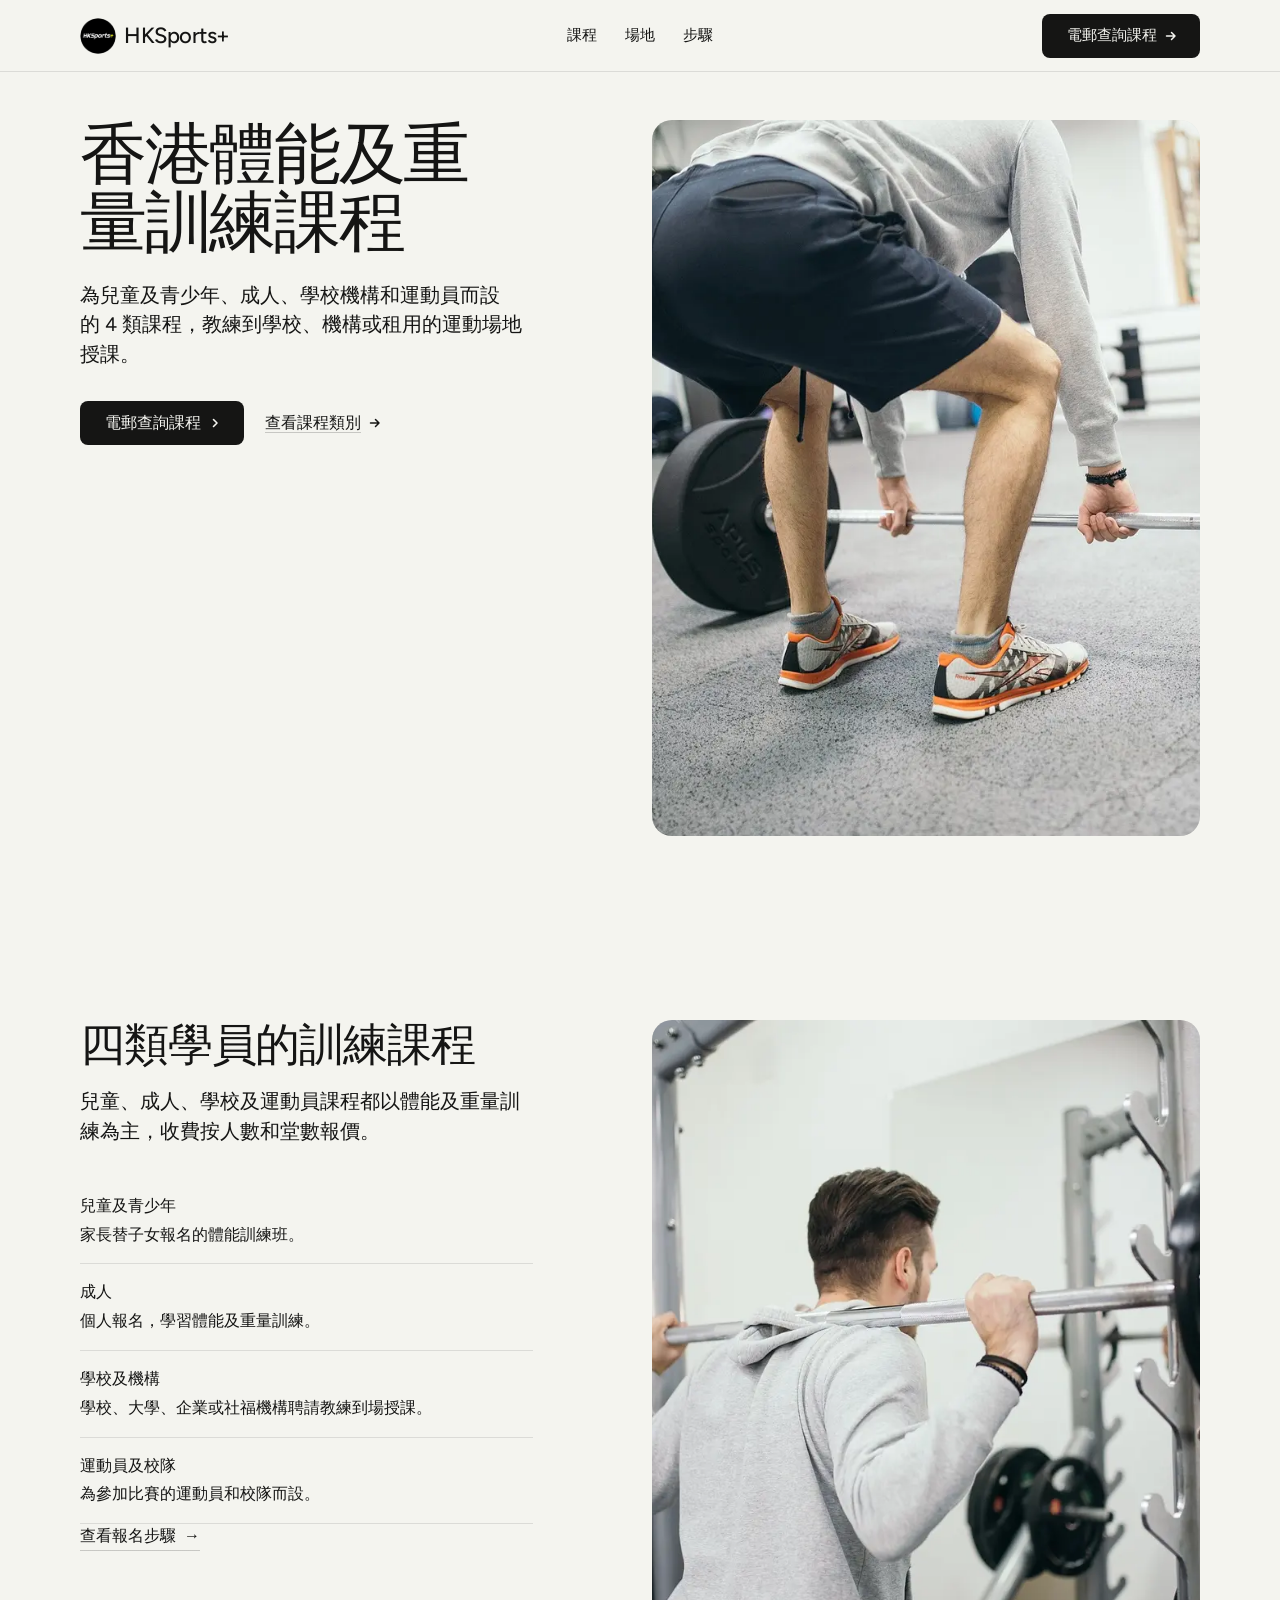
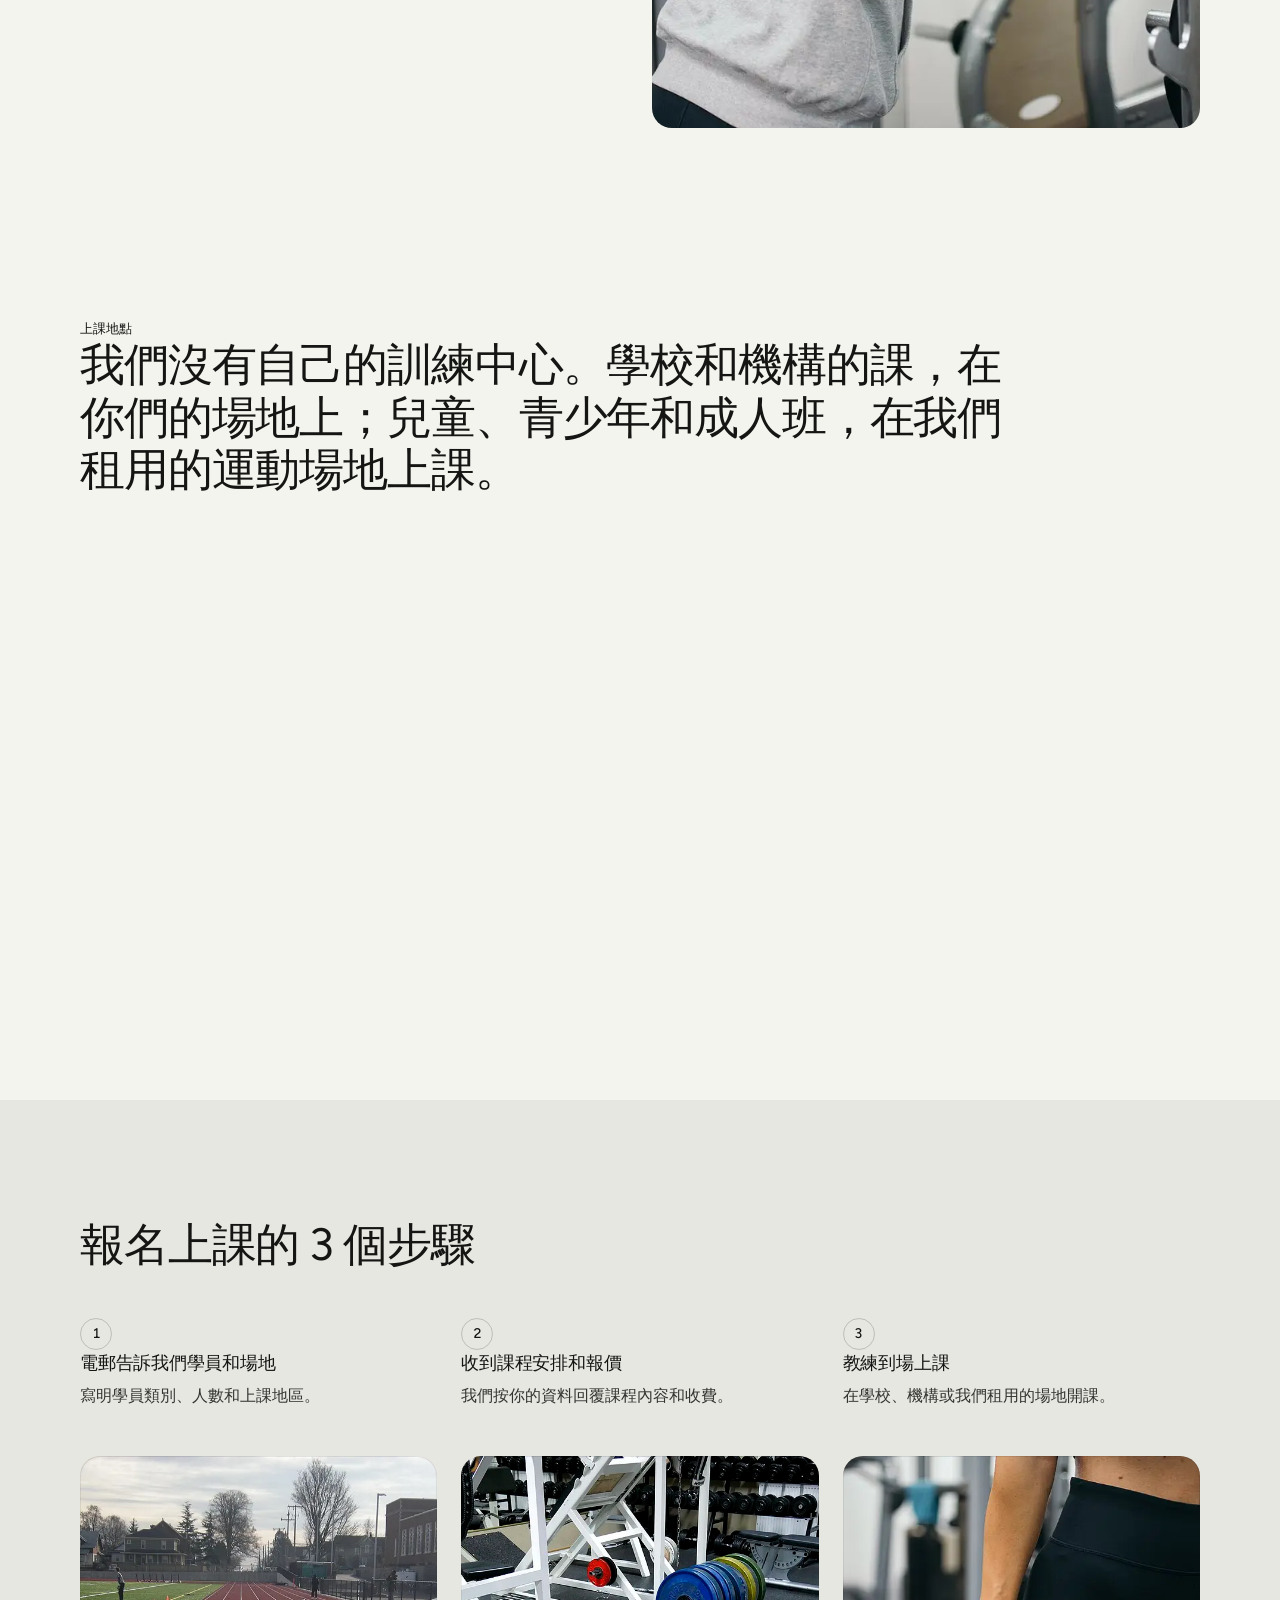
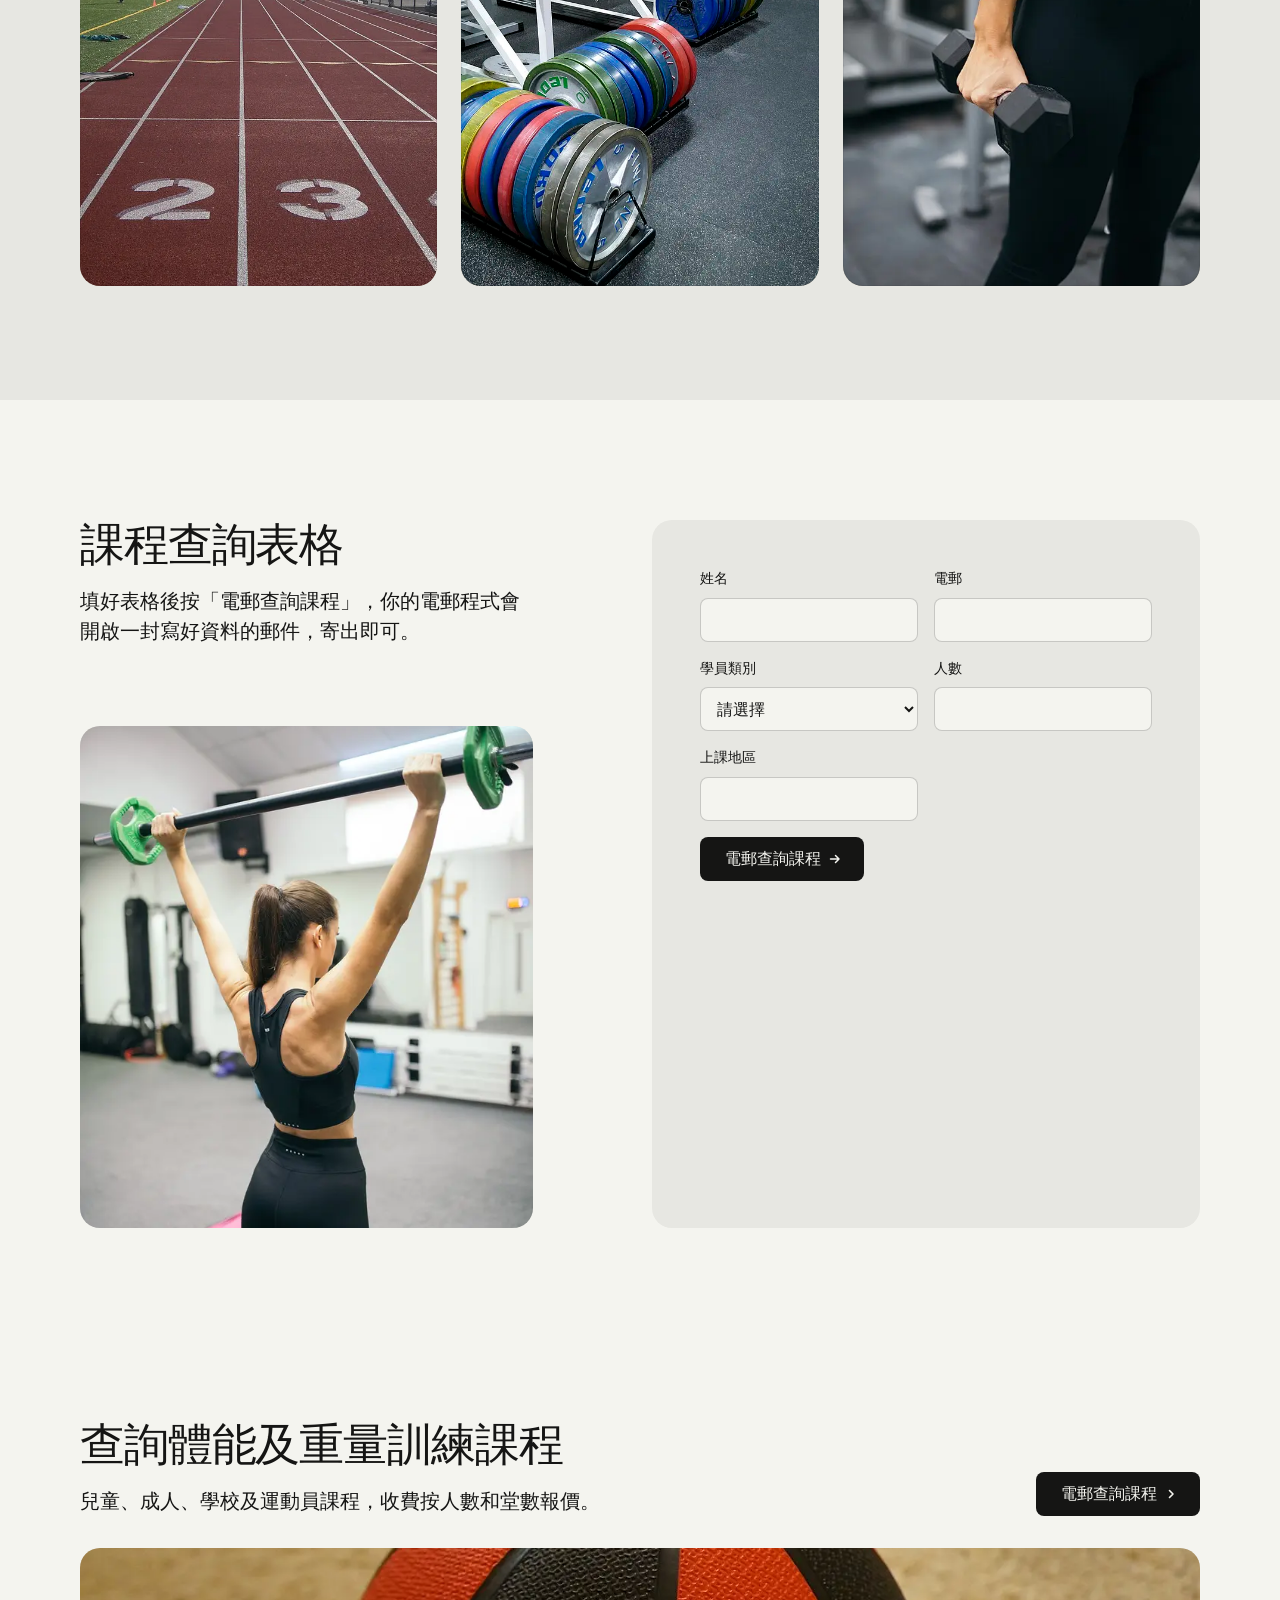
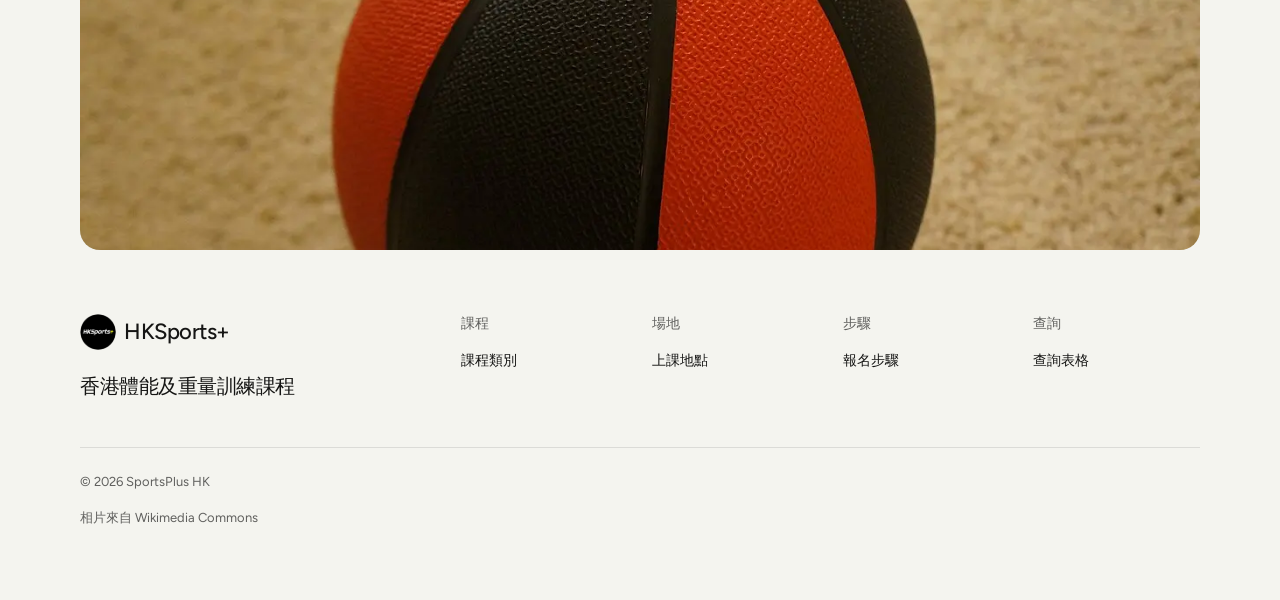
<file: index.html>
<!doctype html>
<html lang="zh-Hant-HK" data-type="service" data-radius="soft" data-buttons="arrow" data-motion>
<head>
<meta charset="utf-8">
<meta name="viewport" content="width=device-width, initial-scale=1, viewport-fit=cover">
<title>SportsPlus HK 網站預覽 v3</title>
<meta name="description" content="SportsPlus HK 為兒童及青少年、成人、學校機構和運動員開辦體能及重量訓練課程，教練到學校或租用的運動場地授課。">
<meta property="og:type" content="website">
<meta property="og:title" content="HKSports+：香港體能及重量訓練課程">
<meta property="og:description" content="兒童、成人、學校及運動員的體能及重量訓練課程，到校或在租用場地上課。">
<meta property="og:image" content="share.jpg">
<meta name="twitter:card" content="summary_large_image">
<link rel="icon" href="assets/favicon.png" type="image/png">
<link rel="apple-touch-icon" href="assets/apple-touch-icon.png">
<meta name="theme-color" content="#f4f4ef">
<!-- <link rel="canonical" href="https://sportsplus.com.hk/"> : turn on when the site goes live on this domain -->
<meta name="site-kind" content="other">
<meta name="page-type" content="service">
<link rel="preload" href="assets/fonts/figtree-latin-wght-normal.woff2" as="font" type="font/woff2" crossorigin>
<link rel="stylesheet" href="assets/fonts/fonts.css">
<link rel="stylesheet" href="assets/system.css">
<link rel="stylesheet" href="assets/ui/cards.css">
<link rel="stylesheet" href="assets/motion/motion.css">
<link rel="stylesheet" href="assets/backgrounds/backgrounds.css">
<link rel="stylesheet" href="assets/layout/layout.css">
<link rel="stylesheet" href="assets/icons/icon.css">
<style>
:root {
  --p-bg: #f4f4ef; --p-surface: #e7e7e2; --p-ink: #151514; --p-muted: #60605e;
  --p-accent: #d8dc1e; --p-accent-ink: #111111; --p-action: #151514; --p-action-ink: #f4f4ef;
  --p-inv-bg: #151514; --p-inv-surface: #212120; --p-inv-ink: #f4f4ef; --p-inv-muted: #969693;
  --p-inv-accent: #d8dc1e; --p-inv-accent-ink: #111111; --p-inv-action: #d8dc1e; --p-inv-action-ink: #111111;
  --font-display: "Figtree", "PingFang HK", "PingFang TC", "Noto Sans HK", "Noto Sans CJK TC", "Microsoft JhengHei", sans-serif;
  --font-text: "Figtree", "PingFang HK", "PingFang TC", "Noto Sans HK", "Noto Sans CJK TC", "Microsoft JhengHei", sans-serif;
  --display-weight: 400;
  --display-tracking: -0.025em;
  --display-tracking-xl: -0.035em;
}
</style>
<script>document.documentElement.classList.add('m-enter');setTimeout(()=>document.documentElement.classList.add('m-enter-done'),700)</script>
<script src="assets/backgrounds/backgrounds.js"></script>
<script>document.documentElement.classList.add('mo-js');setTimeout(()=>document.documentElement.classList.add('mo-safe'),2500)</script>
<link rel="modulepreload" href="assets/moments/moments.js">
<link rel="modulepreload" href="assets/moments/lib.js">
<link rel="modulepreload" href="assets/moments/word-highlight/moment.js">
<style>
  /* page CSS: the client's round badge beside the name, the step photographs' height, the statement's phrases */
  .nav__logo .logo-badge { width: 36px; height: 36px; border-radius: 50%; flex: none; }
  #steps .panel { --p-h: clamp(240px, calc(100svh - 470px), 440px); }
  /* the statement's phrases are split by spaces for the word-highlight moment; Chinese sets no visible space */
  #venues .mo-wh__text { word-spacing: -0.25em; }
  /* the enquiry photograph fills the column under the words, down to the form's foot */
  #enquire .grid { align-items: stretch; }
  @media (min-width: 1024px) { #enquire .wrap { height: 100%; display: flex; flex-direction: column; } #enquire .wrap > .grid { flex: 1 1 auto; } }
  .enquiry__side { display: flex; flex-direction: column; gap: var(--s-6); }
  .enquiry__photo { flex: 1 1 0; min-height: 240px; }
  .enquiry__form { background: var(--surface); padding: var(--s-7); border-radius: var(--r-lg); }
  /* three steps stay three across from 640, the photographs shorter on the tablet */
  @media (min-width: 640px) and (max-width: 1279px) { #steps .grid > .span-4 { grid-column: span 4; } }
  @media (min-width: 640px) and (max-width: 1023px) { #steps .panel { --p-h: 420px; } }
  @media (max-width: 1023px) { .enquiry__photo { flex: none; height: 200px; } .enquiry__form { background: none; padding: 0; border-radius: 0; } }
  /* the phone: the classes list on screen one, its photograph on screen two; taller photographs in two-screen sections */
  @media (max-width: 639px) {
    #classes .wrap > .grid { display: contents; }
    #classes .frame--fill { align-self: stretch; height: auto; }
    #steps .panel { --p-h: max(200px, calc((200lvh - 780px) / 3)); }
    #enquire .wrap { height: 100%; display: flex; flex-direction: column; }
    #enquire .wrap > .grid { flex: 1 1 auto; display: flex; flex-direction: column; }
    .enquiry__side { flex: 1 1 auto; }
    .enquiry__photo { flex: 1 1 0; height: auto; min-height: 280px; }
  }
</style>
</head>
<body>
<!-- type: service (strength and conditioning coaching; classes at schools and rented venues)
     deal: hero split, nav nav-centre, close close-photo, footer footer-columns, rhythm surface-pairs (steps on .ground-surface),
           buttons arrow (re-dealt: tonal secondary stood 1.2:1 off this ground), mark wordmark replaced by the client's own badge (logo.png), grounds none (kind other)
     palette: the client's own colours from the logo (start.mjs brand): logo black as ink, lime on dark grounds only
     type: figtree (newsreader, the first pairing, is a serif that clashes with the logo's italic sans); Noto Sans HK for the Chinese text
     moments: word-highlight in #venues -->

<header class="nav nav--centre">
  <div class="wrap nav__bar">
    <a class="skip-link" href="#top">跳到內容</a>
    <a class="nav__logo" href="#top"><img class="logo-badge" src="assets/logo.png" alt="" width="36" height="36">HKSports+</a>
    <nav class="nav__links" aria-label="主選單">
      <div class="nav__item"><a class="nav__link" href="#classes">課程</a></div>
      <div class="nav__item"><a class="nav__link" href="#venues">場地</a></div>
      <div class="nav__item"><a class="nav__link" href="#steps">步驟</a></div>
    </nav>
    <div class="nav__actions">
      <a class="btn btn--primary" href="#enquire">電郵查詢課程</a>
    </div>
    <button class="nav__toggle" type="button" aria-expanded="false" aria-label="選單">
      <svg width="18" height="18" viewBox="0 0 18 18" aria-hidden="true"><path d="M2 5h14M2 13h14" stroke="currentColor" stroke-width="1.6" stroke-linecap="round"/></svg>
    </button>
  </div>
</header>

<main id="top">
  <section class="hero hero--split" data-enter aria-labelledby="hero-h">
    <div class="wrap"><div class="hero-text grid hero__grid">
      <div class="hero__text span-5">
        <h1 id="hero-h">香港體能及重量訓練課程</h1>
        <p class="hero__lead">為兒童及青少年、成人、學校機構和運動員而設的 4 類課程，教練到學校、機構或租用的運動場地授課。</p>
        <div class="btn-row"><a class="btn btn--primary" href="#enquire">電郵查詢課程<svg class="m-arrow" viewBox="0 0 12 12" aria-hidden="true"><path class="m-arrow__stem" d="M1 6h8"/><path class="m-arrow__head" d="M4.5 2.5 8 6l-3.5 3.5"/></svg></a><a class="btn btn--secondary" href="#classes">查看課程類別</a></div>
      </div>
      <div class="hero__media span-6 start-7">
        <img src="assets/img/photo-f116285194-1026.webp" srcset="assets/img/photo-f116285194-700.webp 700w, assets/img/photo-f116285194-1026.webp 1026w" sizes="(max-width: 1023px) 100vw, (max-width: 1279px) 50vw, 640px" width="1026" height="1282" alt="健身室內一位學員做硬拉，手握已上槓片的槓鈴" style="--ly-pos: 45% 60%" fetchpriority="high" decoding="async" data-source="stand-in" data-subject="硬拉訓練">
      </div>
    </div></div>
  </section>

  <section class="section g2m" id="classes" aria-labelledby="classes-h">
    <div class="wrap">
      <div class="grid grid--top fill">
        <div class="span-5">
          <div class="section-head">
            <h2 id="classes-h">四類學員的訓練課程</h2>
            <p>兒童、成人、學校及運動員課程都以體能及重量訓練為主，收費按人數和堂數報價。</p>
          </div>
          <ul class="rows">
            <li><span class="rows__name">兒童及青少年</span><p>家長替子女報名的體能訓練班。</p></li>
            <li><span class="rows__name">成人</span><p>個人報名，學習體能及重量訓練。</p></li>
            <li><span class="rows__name">學校及機構</span><p>學校、大學、企業或社福機構聘請教練到場授課。</p></li>
            <li><span class="rows__name">運動員及校隊</span><p>為參加比賽的運動員和校隊而設。</p></li>
          </ul>
          <p class="classes__more"><a class="link" href="#steps">查看報名步驟</a></p>
        </div>
        <div class="frame frame--photo frame--fill span-6 start-7">
          <img class="frame__img" src="assets/img/photo-f116285786-1026.webp" srcset="assets/img/photo-f116285786-700.webp 700w, assets/img/photo-f116285786-1026.webp 1026w" sizes="(max-width: 1023px) 100vw, (max-width: 1279px) 50vw, 640px" width="1026" height="1282" alt="學員在深蹲架前把槓鈴放上肩膀" loading="lazy" decoding="async" data-source="stand-in" data-subject="深蹲訓練">
        </div>
      </div>
    </div>
  </section>

  <section class="section statement" id="venues" data-moment="word-highlight" aria-label="上課地點">
    <div class="wrap">
      <p class="t-label">上課地點</p>
      <p class="mo-wh__text">我們沒有 自己的 訓練中心。 學校和機構的課， 在你們的 場地上； 兒童、青少年 和成人班， 在我們租用的 運動場地 上課。</p>
    </div>
  </section>

  <section class="section ground-surface" id="steps" style="--hm: 2" aria-labelledby="steps-h">
    <div class="wrap">
      <div class="section-head">
        <h2 id="steps-h">報名上課的 3 個步驟</h2>
      </div>
      <div class="grid">
        <article class="card card--row card--open span-4">
          <span class="step-num">1</span>
          <h3>電郵告訴我們學員和場地</h3>
          <p>寫明學員類別、人數和上課地區。</p>
          <div class="panel"><img class="frame__img" src="assets/img/photo-f5786144-960.webp" srcset="assets/img/photo-f5786144-640.webp 640w, assets/img/photo-f5786144-960.webp 960w" sizes="(max-width: 1023px) 100vw, 660px" width="960" height="720" alt="學校運動場的跑道起點" loading="lazy" decoding="async" data-source="stand-in" data-subject="學校運動場的跑道起點"></div>
        </article>
        <article class="card card--row card--open span-4">
          <span class="step-num">2</span>
          <h3>收到課程安排和報價</h3>
          <p>我們按你的資料回覆課程內容和收費。</p>
          <div class="panel"><img class="frame__img" src="assets/img/photo-f65498798-960.webp" srcset="assets/img/photo-f65498798-640.webp 640w, assets/img/photo-f65498798-960.webp 960w" sizes="(max-width: 1023px) 100vw, 660px" width="960" height="721" alt="健身室架上分類擺放的槓片" loading="lazy" decoding="async" data-source="stand-in" data-subject="健身室架上分類擺放的槓片"></div>
        </article>
        <article class="card card--row card--open span-4">
          <span class="step-num">3</span>
          <h3>教練到場上課</h3>
          <p>在學校、機構或我們租用的場地開課。</p>
          <div class="panel"><img class="frame__img" src="assets/img/photo-f94843216-960.webp" srcset="assets/img/photo-f94843216-640.webp 640w, assets/img/photo-f94843216-960.webp 960w" sizes="(max-width: 1023px) 100vw, 660px" width="960" height="641" alt="學員雙手各握一個啞鈴" loading="lazy" style="object-position: 50% 60%" decoding="async" data-source="stand-in" data-subject="學員雙手各握一個啞鈴"></div>
        </article>
      </div>
    </div>
  </section>

  <section class="section" id="enquire" style="--hm: 2" aria-labelledby="enquire-h">
    <div class="wrap">
      <div class="grid grid--top">
        <div class="span-5 enquiry__side">
          <div class="section-head">
            <h2 id="enquire-h">課程查詢表格</h2>
            <p>填好表格後按「電郵查詢課程」，你的電郵程式會開啟一封寫好資料的郵件，寄出即可。</p>
          </div>
          <div class="frame frame--photo enquiry__photo">
            <img class="frame__img" src="assets/img/photo-f141589693-900.webp" srcset="assets/img/photo-f141589693-600.webp 600w, assets/img/photo-f141589693-900.webp 900w" sizes="(max-width: 1023px) 100vw, 520px" width="900" height="1348" alt="學員舉起槓鈴做肩上推舉，從背後看" loading="lazy" decoding="async" style="object-position: 50% 30%" data-source="stand-in" data-subject="肩上推舉">
          </div>
        </div>
        <div class="span-6 start-7 enquiry__form">
          <form class="form enquiry" action="mailto:hello@sportsplus.example" method="post" enctype="text/plain" data-endpoint="" data-sent="你的課程查詢已寄出。" novalidate>
            <div class="field"><label for="f-name">姓名</label>
              <input id="f-name" name="name" type="text" autocomplete="name" required aria-describedby="f-name-err">
              <p class="field__error" id="f-name-err" hidden>請寫上聯絡人的姓名。</p></div>
            <div class="field"><label for="f-email">電郵</label>
              <input id="f-email" name="email" type="email" autocomplete="email" inputmode="email" required aria-describedby="f-email-err">
              <p class="field__error" id="f-email-err" hidden>請寫上有 @ 的電郵地址，例如 name@example.com。</p></div>
            <div class="field"><label for="f-group">學員類別</label>
              <select id="f-group" name="group" required aria-describedby="f-group-err">
                <option value="">請選擇</option>
                <option>兒童及青少年</option>
                <option>成人</option>
                <option>學校及機構</option>
                <option>運動員及校隊</option>
              </select>
              <p class="field__error" id="f-group-err" hidden>請選擇學員類別。</p></div>
            <div class="field"><label for="f-count">人數</label>
              <input id="f-count" name="count" type="text" inputmode="numeric" autocomplete="off" required aria-describedby="f-count-err">
              <p class="field__error" id="f-count-err" hidden>請用數字寫上學員人數。</p></div>
            <div class="field"><label for="f-area">上課地區</label>
              <input id="f-area" name="area" type="text" autocomplete="off" required aria-describedby="f-area-err">
              <p class="field__error" id="f-area-err" hidden>請寫上想上課的地區，例如沙田。</p></div>
            <div class="btn-row"><button class="btn btn--primary" type="submit">電郵查詢課程</button></div>
            <p class="form__status" role="status" data-form-status></p>
          </form>
        </div>
      </div>
    </div>
  </section>
</main>

<footer class="footer closing" id="contact" aria-labelledby="close-h">
  <div class="wrap">
    <div class="closing__cta close--photo">
      <div class="section-head--split">
        <div><h2 id="close-h">查詢體能及重量訓練課程</h2><p class="t-lead">兒童、成人、學校及運動員課程，收費按人數和堂數報價。</p></div>
        <a class="btn btn--primary" href="#enquire">電郵查詢課程<svg class="m-arrow" viewBox="0 0 12 12" aria-hidden="true"><path class="m-arrow__stem" d="M1 6h8"/><path class="m-arrow__head" d="M4.5 2.5 8 6l-3.5 3.5"/></svg></a>
      </div>
      <div class="close__media"><img src="assets/img/photo-f55010972-1280.webp" srcset="assets/img/photo-f55010972-800.webp 800w, assets/img/photo-f55010972-1280.webp 1280w" sizes="(max-width: 639px) 680px, 100vw" width="1280" height="851" alt="放在地上的藥球" loading="lazy" style="--pos: 50% 50%" decoding="async" data-source="stand-in" data-subject="放在地上的藥球"></div>
    </div>
    <div class="closing__links">
      <div class="grid">
        <div class="span-4 stack-4">
          <a class="nav__logo" href="#top"><img class="logo-badge" src="assets/logo.png" alt="" width="36" height="36" loading="lazy" decoding="async">HKSports+</a>
          <p class="footer__lede">香港體能及重量訓練課程</p>
        </div>
        <div class="span-2 footer__col"><h3>課程</h3><ul><li><a href="#classes">課程類別</a></li></ul></div>
        <div class="span-2 footer__col"><h3>場地</h3><ul><li><a href="#venues">上課地點</a></li></ul></div>
        <div class="span-2 footer__col"><h3>步驟</h3><ul><li><a href="#steps">報名步驟</a></li></ul></div>
        <div class="span-2 footer__col"><h3>查詢</h3><ul><li><a href="#enquire">查詢表格</a></li></ul></div>
      </div>
      <div class="footer__legal">
        <span>&copy; 2026 SportsPlus HK</span>
        <div class="socials"></div>
        <a class="credits" href="credits.html">相片來自 Wikimedia Commons</a>
      </div>
    </div>
  </div>
</footer>

<nav class="actionbar" aria-label="快捷操作">
  <a class="btn btn--primary" href="#enquire">電郵查詢課程</a>
</nav>

<script type="module" src="assets/system.js"></script>
<script type="module" src="assets/motion/motion.js"></script>
<script type="module" src="assets/layout/layout.js"></script>
</body>
</html>
</file>
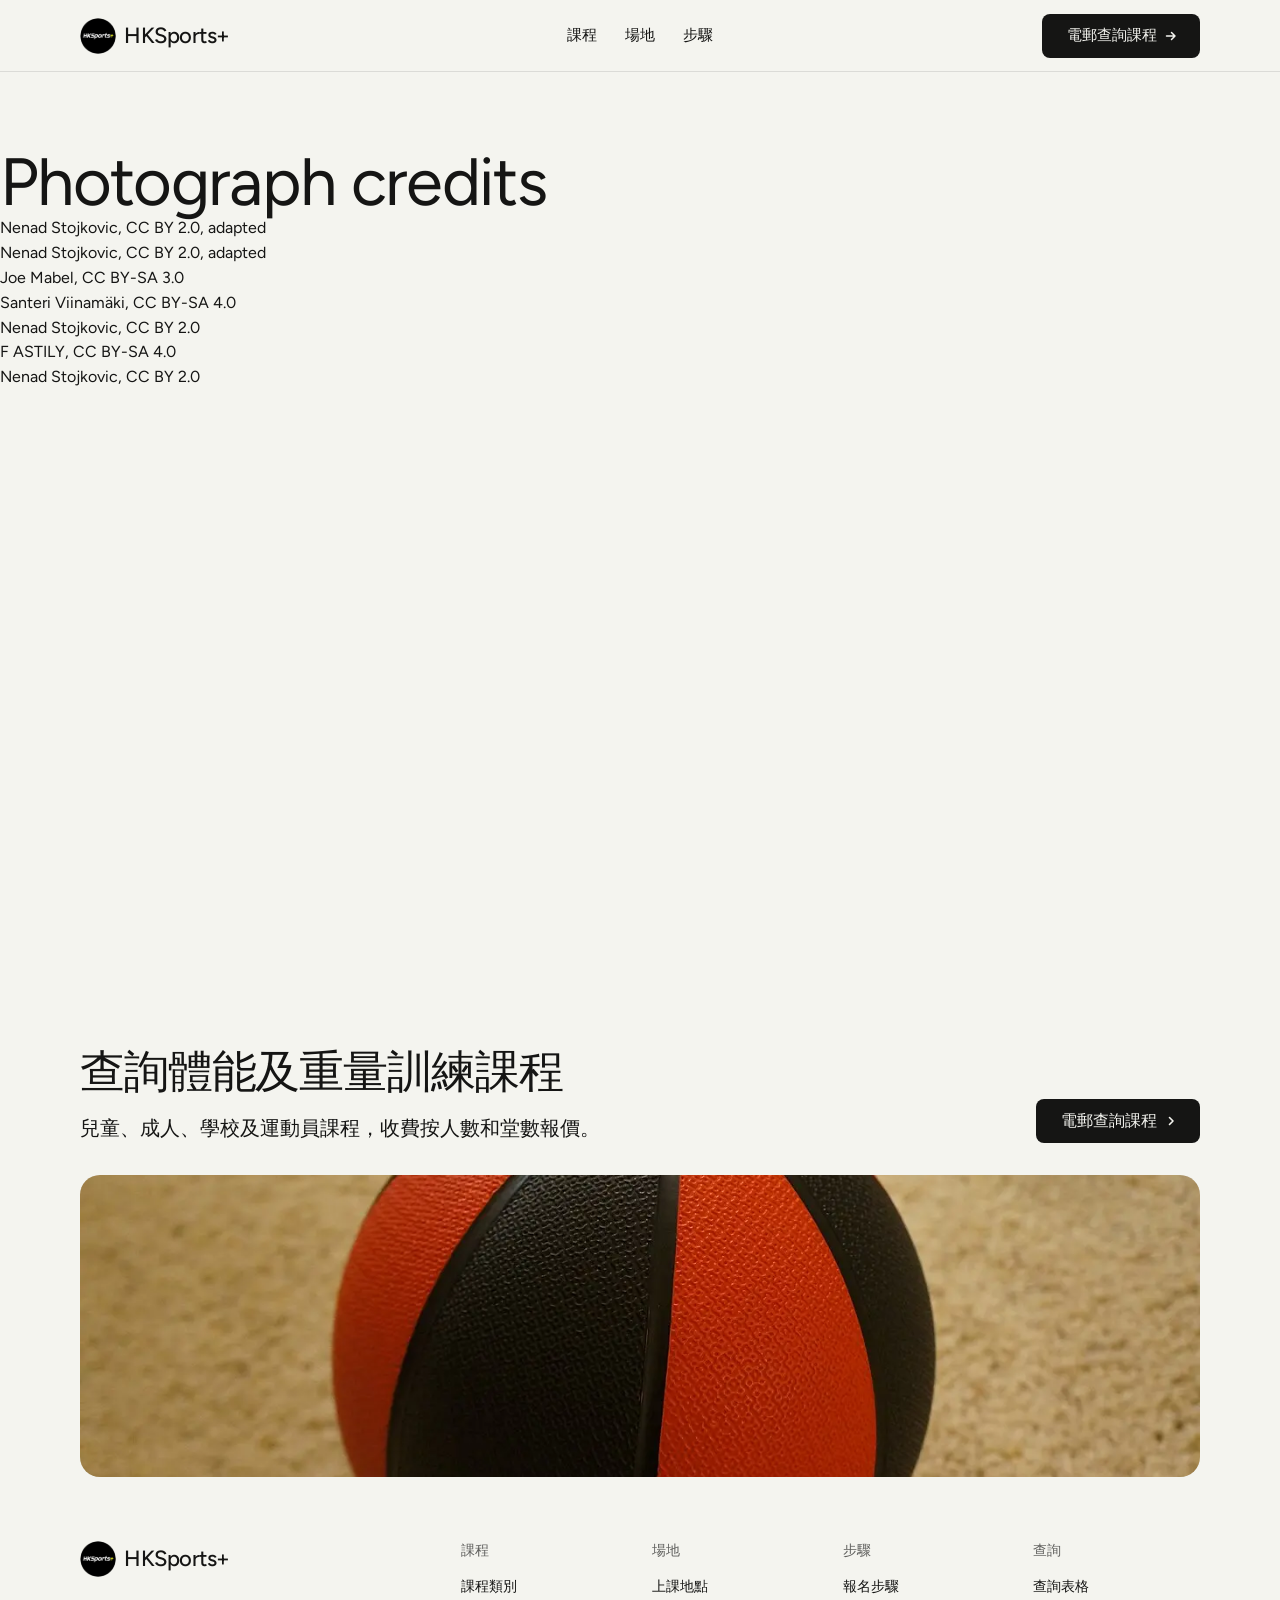
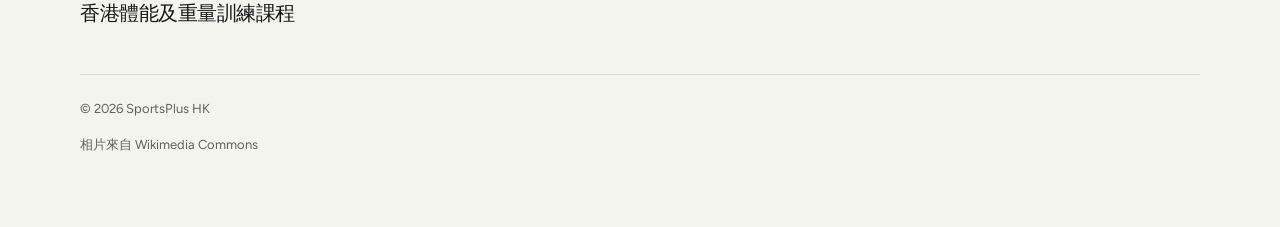
<file: credits.html>
<!doctype html>
<html lang="zh-Hant-HK" data-type="service" data-radius="soft" data-buttons="arrow" data-motion>
<head>
<meta charset="utf-8">
<meta name="viewport" content="width=device-width, initial-scale=1, viewport-fit=cover">
<title>HKSports+：香港體能及重量訓練課程，兒童、成人、學校及運動員: photograph credits</title>
<meta name="description" content="The photographers, licences and source pages of the photographs on the HKSports+：香港體能及重量訓練課程，兒童、成人、學校及運動員 website.">
<meta property="og:type" content="website">
<meta property="og:title" content="HKSports+：香港體能及重量訓練課程">
<meta property="og:description" content="兒童、成人、學校及運動員的體能及重量訓練課程，到校或在租用場地上課。">
<meta property="og:image" content="share.jpg">
<meta name="twitter:card" content="summary_large_image">
<link rel="icon" href="assets/favicon.png" type="image/png">
<link rel="apple-touch-icon" href="assets/apple-touch-icon.png">
<meta name="theme-color" content="#f4f4ef">
<!-- <link rel="canonical" href="https://sportsplus.com.hk/"> : turn on when the site goes live on this domain -->
<meta name="site-kind" content="other">
<meta name="page-type" content="service">
<link rel="preload" href="assets/fonts/figtree-latin-wght-normal.woff2" as="font" type="font/woff2" crossorigin>
<link rel="stylesheet" href="assets/fonts/fonts.css">
<link rel="stylesheet" href="assets/system.css">
<link rel="stylesheet" href="assets/ui/cards.css">
<link rel="stylesheet" href="assets/motion/motion.css">
<link rel="stylesheet" href="assets/backgrounds/backgrounds.css">
<link rel="stylesheet" href="assets/layout/layout.css">
<link rel="stylesheet" href="assets/icons/icon.css">
<style>
:root {
  --p-bg: #f4f4ef; --p-surface: #e7e7e2; --p-ink: #151514; --p-muted: #60605e;
  --p-accent: #d8dc1e; --p-accent-ink: #111111; --p-action: #151514; --p-action-ink: #f4f4ef;
  --p-inv-bg: #151514; --p-inv-surface: #212120; --p-inv-ink: #f4f4ef; --p-inv-muted: #969693;
  --p-inv-accent: #d8dc1e; --p-inv-accent-ink: #111111; --p-inv-action: #d8dc1e; --p-inv-action-ink: #111111;
  --font-display: "Figtree", "PingFang HK", "PingFang TC", "Noto Sans HK", "Noto Sans CJK TC", "Microsoft JhengHei", sans-serif;
  --font-text: "Figtree", "PingFang HK", "PingFang TC", "Noto Sans HK", "Noto Sans CJK TC", "Microsoft JhengHei", sans-serif;
  --display-weight: 400;
  --display-tracking: -0.025em;
  --display-tracking-xl: -0.035em;
}
</style>
<script>document.documentElement.classList.add('m-enter');setTimeout(()=>document.documentElement.classList.add('m-enter-done'),700)</script>
<script src="assets/backgrounds/backgrounds.js"></script>
<script>document.documentElement.classList.add('mo-js');setTimeout(()=>document.documentElement.classList.add('mo-safe'),2500)</script>
<link rel="modulepreload" href="assets/moments/moments.js">
<link rel="modulepreload" href="assets/moments/lib.js">
<link rel="modulepreload" href="assets/moments/word-highlight/moment.js">
<style>
  /* page CSS: the client's round badge beside the name, the step photographs' height, the statement's phrases */
  .nav__logo .logo-badge { width: 36px; height: 36px; border-radius: 50%; flex: none; }
  #steps .panel { --p-h: 336px; }
  /* the statement's phrases are split by spaces for the word-highlight moment; Chinese sets no visible space */
  #venues .mo-wh__text { word-spacing: -0.25em; }
  /* the enquiry photograph fills the column under the words, down to the form's foot */
  #enquire .grid { align-items: stretch; }
  .enquiry__side { display: flex; flex-direction: column; gap: var(--s-6); }
  .enquiry__photo { flex: 1 1 0; min-height: 240px; }
  .enquiry__form { background: var(--surface); padding: var(--s-7); border-radius: var(--r-lg); }
  /* three steps stay three across from 640, the photographs shorter on the tablet */
  @media (min-width: 640px) and (max-width: 1279px) { #steps .grid > .span-4 { grid-column: span 4; } }
  @media (min-width: 640px) and (max-width: 1023px) { #steps .panel { --p-h: 420px; } }
  @media (max-width: 1023px) { .enquiry__photo { flex: none; height: 200px; } .enquiry__form { background: none; padding: 0; border-radius: 0; } }
  /* the phone: the classes list on screen one, its photograph on screen two; taller photographs in two-screen sections */
  @media (max-width: 639px) {
    #classes .wrap > .grid { display: contents; }
    #classes .frame--fill { align-self: stretch; height: auto; }
    #steps .panel { --p-h: max(200px, calc((200lvh - 780px) / 3)); }
    #enquire .wrap { height: 100%; display: flex; flex-direction: column; }
    #enquire .wrap > .grid { flex: 1 1 auto; display: flex; flex-direction: column; }
    .enquiry__side { flex: 1 1 auto; }
    .enquiry__photo { flex: 1 1 0; height: auto; min-height: 280px; }
  }
</style>
</head>
<body>
<!-- type: service (strength and conditioning coaching; classes at schools and rented venues)
     deal: hero split, nav nav-centre, close close-photo, footer footer-columns, rhythm surface-pairs (steps on .ground-surface),
           buttons arrow (re-dealt: tonal secondary stood 1.2:1 off this ground), mark wordmark replaced by the client's own badge (logo.png), grounds none (kind other)
     palette: the client's own colours from the logo (start.mjs brand): logo black as ink, lime on dark grounds only
     type: figtree (newsreader, the first pairing, is a serif that clashes with the logo's italic sans); Noto Sans HK for the Chinese text
     moments: word-highlight in #venues -->

<header class="nav nav--centre">
  <div class="wrap nav__bar">
    <a class="skip-link" href="#top">跳到內容</a>
    <a class="nav__logo" href="#top"><img class="logo-badge" src="assets/logo.png" alt="" width="36" height="36">HKSports+</a>
    <nav class="nav__links" aria-label="主選單">
      <div class="nav__item"><a class="nav__link" href="#classes">課程</a></div>
      <div class="nav__item"><a class="nav__link" href="#venues">場地</a></div>
      <div class="nav__item"><a class="nav__link" href="#steps">步驟</a></div>
    </nav>
    <div class="nav__actions">
      <a class="btn btn--primary" href="#enquire">電郵查詢課程</a>
    </div>
    <button class="nav__toggle" type="button" aria-expanded="false" aria-label="選單">
      <svg width="18" height="18" viewBox="0 0 18 18" aria-hidden="true"><path d="M2 5h14M2 13h14" stroke="currentColor" stroke-width="1.6" stroke-linecap="round"/></svg>
    </button>
  </div>
</header>

<main id="top">
  <p><a class="link" href="index.html">HKSports+：香港體能及重量訓練課程，兒童、成人、學校及運動員</a></p>
  <section class="credits-list" id="credits" aria-labelledby="credits-h">
    <h1 id="credits-h">Photograph credits</h1>
    <ul>
      <li><a href="https://commons.wikimedia.org/wiki/File:Fit_young_man_doing_deadlift_exercise_in_gym.jpg">Nenad Stojkovic</a>, <a href="https://creativecommons.org/licenses/by/2.0">CC BY 2.0</a>, adapted</li>
      <li><a href="https://commons.wikimedia.org/wiki/File:Young_attractive_man_athlete_doing_exercise_with_the_barbell_in_the_gym.jpg">Nenad Stojkovic</a>, <a href="https://creativecommons.org/licenses/by/2.0">CC BY 2.0</a>, adapted</li>
      <li><a href="https://commons.wikimedia.org/wiki/File:Seattle_-_Garfield_High_School_track_01.jpg">Joe Mabel</a>, <a href="http://creativecommons.org/licenses/by-sa/3.0/">CC BY-SA 3.0</a></li>
      <li><a href="https://commons.wikimedia.org/wiki/File:Weight_plates_in_gym_20180112.jpg">Santeri Viinamäki</a>, <a href="https://creativecommons.org/licenses/by-sa/4.0">CC BY-SA 4.0</a></li>
      <li><a href="https://commons.wikimedia.org/wiki/File:Close_up_of_a_woman_holding_two_dumbbells_in_her_hands_-_50431900038.jpg">Nenad Stojkovic</a>, <a href="https://creativecommons.org/licenses/by/2.0">CC BY 2.0</a></li>
      <li><a href="https://commons.wikimedia.org/wiki/File:Medicine_Ball_2_2017-01-13.jpg">F ASTILY</a>, <a href="https://creativecommons.org/licenses/by-sa/4.0">CC BY-SA 4.0</a></li>
      <li><a href="https://commons.wikimedia.org/wiki/File:Attractive_sporty_woman_doing_overhead_press_in_gym_with_barbell.jpg">Nenad Stojkovic</a>, <a href="https://creativecommons.org/licenses/by/2.0">CC BY 2.0</a></li>
    </ul>
  </section>
</main>

<footer class="footer closing" id="contact" aria-labelledby="close-h">
  <div class="wrap">
    <div class="closing__cta close--photo">
      <div class="section-head--split">
        <div><h2 id="close-h">查詢體能及重量訓練課程</h2><p class="t-lead">兒童、成人、學校及運動員課程，收費按人數和堂數報價。</p></div>
        <a class="btn btn--primary" href="#enquire">電郵查詢課程<svg class="m-arrow" viewBox="0 0 12 12" aria-hidden="true"><path class="m-arrow__stem" d="M1 6h8"/><path class="m-arrow__head" d="M4.5 2.5 8 6l-3.5 3.5"/></svg></a>
      </div>
      <div class="close__media"><img src="assets/img/photo-f55010972-1280.webp" srcset="assets/img/photo-f55010972-800.webp 800w, assets/img/photo-f55010972-1280.webp 1280w" sizes="(max-width: 639px) 680px, 100vw" width="1280" height="851" alt="放在地上的藥球" loading="lazy" style="--pos: 50% 50%" decoding="async" data-source="stand-in" data-subject="放在地上的藥球"></div>
    </div>
    <div class="closing__links">
      <div class="grid">
        <div class="span-4 stack-4">
          <a class="nav__logo" href="#top"><img class="logo-badge" src="assets/logo.png" alt="" width="36" height="36" loading="lazy">HKSports+</a>
          <p class="footer__lede">香港體能及重量訓練課程</p>
        </div>
        <div class="span-2 footer__col"><h3>課程</h3><ul><li><a href="#classes">課程類別</a></li></ul></div>
        <div class="span-2 footer__col"><h3>場地</h3><ul><li><a href="#venues">上課地點</a></li></ul></div>
        <div class="span-2 footer__col"><h3>步驟</h3><ul><li><a href="#steps">報名步驟</a></li></ul></div>
        <div class="span-2 footer__col"><h3>查詢</h3><ul><li><a href="#enquire">查詢表格</a></li></ul></div>
      </div>
      <div class="footer__legal">
        <span>&copy; 2026 SportsPlus HK</span>
        <div class="socials"></div>
        <a class="credits" href="credits.html">相片來自 Wikimedia Commons</a>
      </div>
    </div>
  </div>
</footer>

<nav class="actionbar" aria-label="快捷操作">
  <a class="btn btn--primary" href="#enquire">電郵查詢課程</a>
</nav>

<script type="module" src="assets/system.js"></script>
<script type="module" src="assets/motion/motion.js"></script>
<script type="module" src="assets/layout/layout.js"></script>
</body>
</html>
</file>
<file: assets/fonts/fonts.css>
/* self-hosted: Figtree (variable), Latin and Latin Extended from Fontsource (SIL OFL 1.1) */
/* figtree-latin-ext-wght-normal */
@font-face {
  font-family: 'Figtree';
  font-style: normal;
  font-display: swap;
  font-weight: 300 900;
  src: url(./figtree-latin-ext-wght-normal.woff2) format('woff2-variations');
  unicode-range: U+0100-02BA,U+02BD-02C5,U+02C7-02CC,U+02CE-02D7,U+02DD-02FF,U+0304,U+0308,U+0329,U+1D00-1DBF,U+1E00-1E9F,U+1EF2-1EFF,U+2020,U+20A0-20AB,U+20AD-20C0,U+2113,U+2C60-2C7F,U+A720-A7FF;
}
/* figtree-latin-wght-normal */
@font-face {
  font-family: 'Figtree';
  font-style: normal;
  font-display: swap;
  font-weight: 300 900;
  src: url(./figtree-latin-wght-normal.woff2) format('woff2-variations');
  unicode-range: U+0000-00FF,U+0131,U+0152-0153,U+02BB-02BC,U+02C6,U+02DA,U+02DC,U+0304,U+0308,U+0329,U+2000-206F,U+20AC,U+2122,U+2191,U+2193,U+2212,U+2215,U+FEFF,U+FFFD;
}
</file>
<file: assets/system.css>
/*
  taste-skill system.css - the one system for the page. Link it first, then assets/ui/cards.css (the
  feature card, its panel and the fragment placements), then set the palette (--p-*), the fonts and
  the radius set on :root in the page (node scripts/start.mjs prints that block).
  Do not add a second grid, spacing scale, type scale, radius scale, button or card style.
*/

/* ---------------------------------------------------------------- tokens */
:root {
  /* palette (hex only; fx.js reads --bg --surface --ink --muted --accent --accent-ink) */
  --p-bg: #ffffff;
  --p-surface: #f4f4f4;
  --p-ink: #111111;
  --p-muted: #6b6b6b;
  --p-accent: #1a4be0;
  --p-accent-ink: #ffffff;
  --p-action: #1a4be0;      /* buttons, links, focus: the accent, or the ink when the accent is too pale */
  --p-action-ink: #ffffff;
  --p-inv-bg: #111111;
  --p-inv-surface: #1c1c1c;
  --p-inv-ink: #f4f4f4;
  --p-inv-muted: #a3a3a3;
  --p-inv-accent: #ffffff;
  --p-inv-accent-ink: #111111;
  --p-inv-action: #ffffff;
  --p-inv-action-ink: #111111;
  /* the lit ground behind UI and in the closing band (references/cards.md), one per page, tech pages only
     (none on kind other, which is flat): <html data-ground="sand|sky|sage|painting">. system.js gives it to every ground
     that holds UI, on light and dark pages alike; --hue on one panel changes only its accent */
  --ground-bg: #d9ccb7; --ground-surface: #e9e0d2; --ground-ink: #2a2622; --ground-muted: #5a534a; --ground-accent: #a8794a;

  /* fonts */
  --font-display: system-ui, -apple-system, "Segoe UI", sans-serif;
  --font-text: system-ui, -apple-system, "Segoe UI", sans-serif;
  --font-mono: ui-monospace, "SFMono-Regular", Menlo, Consolas, monospace;
  --display-weight: 400;    /* headlines 400; 500 on a tech page (software, gaming, hardware) */
  --display-tracking: -0.025em;

  /* the page rhythm (references/layout-v4.md): one section per screen. The header is fixed and
     --nav tall; every section is padded --padt above and --padb (plus the phone action bar, --bar)
     below, and is exactly one or two screens tall (--h: 1 or 2; --hm on a phone). The hero's words
     start --hgap under the header and its content ends --hpadb above the fold. */
  --nav: 72px;
  --padt: 120px;
  --padb: 72px;
  --hgap: 48px;
  --hpadb: 64px;
  --bar: 0px;
  /* grid: one .wrap (alias .container) for the header, every section and the footer, the same
     --gut on both sides: 1280 wide at x 80-1360 at 1440, 342 at x 24-366 at 390 */
  --container: 1280px;
  --gut: 80px;
  --pad: var(--gut);
  --gutter: 24px;

  /* spacing: 4/8 scale */
  --s-1: 4px;  --s-2: 8px;  --s-3: 12px; --s-4: 16px; --s-5: 24px;
  --s-6: 32px; --s-7: 48px; --s-8: 64px; --s-9: 96px; --s-10: 128px;
  --section: 40px;      /* only a .section outside main (the kit's demo pages); every main > section and
                           footer.closing take --padt and --padb */
  --section-band: 56px; /* the same for an older footer outside footer.closing */
  --head-gap: 48px;     /* the one heading-to-content gap, 32 on a phone (layout.css reads it as --ly-head-gap) */
  --card-pad: 16px;     /* card padding (cards.css sets its own for cards with a panel) */
  --card-gap: 16px;     /* gap between cards */

  /* type scale (the only sizes on the page) */
  --t-label: 13px;
  --t-small: 14px;
  --t-body: 16px;
  --t-lead: 18px;
  --t-card: 18px;
  --t-h3: 24px;
  /* straight lines from the phone size at 390 to the desktop size at 1440 (system.md's table) */
  --t-h2: clamp(30px, 1.72vw + 23.3px, 48px);
  --t-h1: clamp(38px, 3.24vw + 25.4px, 72px);
  /* a big number stays a step under the h2 (VI-11): 38 at 1440, 28 at 390, so it never reads as a
     section heading; a stats row and a price set their own, smaller still */
  --t-stat: clamp(28px, .952vw + 24.29px, 38px);

  /* radius: one scale (soft by default; data-radius on <html> switches it) */
  --r-sm: 8px;  --r-md: 12px; --r-lg: 20px; --r-btn: 8px;

  /* controls (fixed here; a page never adds its own) */
  --btn-h: 44px;
  --btn-h-sm: 36px;
  --nav-h: var(--nav);  /* the older name, kept for the kit's files */
  --icon: 16px;         /* small icons: socials, menu chevrons, mono brand marks */

  /* motion: the one UI ease-out (motion.css --m-ease and ui/base.css --u-ease read it; references/motion.md) */
  --ease: cubic-bezier(.2, .8, .2, 1);
  --dur: 180ms;
}
html[data-radius="sharp"] { --r-sm: 4px; --r-md: 6px;  --r-lg: 8px;  --r-btn: 4px; }
html[data-radius="soft"]  { --r-sm: 8px; --r-md: 12px; --r-lg: 20px; --r-btn: 8px; }
html[data-radius="round"] { --r-sm: 10px; --r-md: 16px; --r-lg: 24px; --r-btn: 999px; }
/* the four lit grounds (references/cards.md); sand is the default above. painting goes with
   painterly-landscape (x.ai's daylight sky over olive hills) */
html[data-ground="sky"]      { --ground-bg: #c6d3df; --ground-surface: #d6e0e9; --ground-ink: #25303a; --ground-muted: #4d5964; --ground-accent: #3f6a92; }
html[data-ground="sage"]     { --ground-bg: #cdd6c6; --ground-surface: #dce3d6; --ground-ink: #262d24; --ground-muted: #535b51; --ground-accent: #6c8e63; }
html[data-ground="painting"] { --ground-bg: #79a8d6; --ground-surface: #a6c4e2; --ground-ink: #16212c; --ground-muted: #273949; --ground-accent: #9c9b3c; }
/* cards.css takes its card and panel radii from this scale */
html[data-radius] .card { --c-r: var(--r-lg); }
html[data-radius] .panel { --p-r: var(--r-md); }

/* a phone: the header 56, the sections padded 96 / 48, the hero's words 40 under the header and its
   content ending 24 above the fold, 24 at both sides, 12 between columns */
@media (max-width: 639px) {
  :root { --nav: 56px; --padt: 96px; --padb: 48px; --hgap: 40px; --hpadb: 24px; --gut: 24px; --gutter: 12px; --card-gap: 12px; --head-gap: 32px; }
}
@media (min-width: 640px) {
  :root { --gut: 48px; --section: 48px; --section-band: 72px; --card-pad: 24px; }
}
@media (min-width: 1024px) {
  :root { --gut: 80px; --section: 56px; --section-band: 96px; --card-gap: 24px;
          --t-lead: 20px; --t-card: 20px; --t-h3: 28px; }
  /* a place (and a local service): the 1200 column at x 120-1320 */
  html[data-type="place"] { --gut: 120px; --container: 1200px; }
}
/* a place (VI-06, ST-96, PH-23): its own smaller type (h1 48/53 and 32/37, h2 32/40 and 24/30, titles
   and the sub-line 20 and 18), the Recipe 3 hero's gap under its photograph (40, 24 on a phone),
   square photographs and cards and 2px buttons, whatever data-radius and data-buttons say */
:root[data-type="place"] {
  --hgap: 40px;
  --t-h1: clamp(32px, 1.524vw + 26.06px, 48px);
  --t-h2: clamp(24px, .762vw + 21px, 32px);
  --t-h3: clamp(20px, .381vw + 18.51px, 24px);
  --r-sm: 2px; --r-md: 0px; --r-lg: 0px; --r-btn: 2px;
}
:root[data-type="place"] :is(h1, .t-h1) { line-height: 1.104; }
:root[data-type="place"] :is(h2, .t-h2) { line-height: 1.25; }
@media (max-width: 639px) {
  :root[data-type="place"] { --hgap: 24px; }
  :root[data-type="place"] :is(h1, .t-h1) { line-height: 1.156; }
}

/* ---------------------------------------------------------------- grounds (at most three) */
:root, .ground-base {
  --bg: var(--p-bg); --surface: var(--p-surface); --ink: var(--p-ink); --muted: var(--p-muted);
  --accent: var(--p-accent); --accent-ink: var(--p-accent-ink); --card: var(--p-surface);
  --action: var(--p-action); --action-ink: var(--p-action-ink);
}
.ground-surface {
  --bg: var(--p-surface); --surface: var(--p-bg); --ink: var(--p-ink); --muted: var(--p-muted);
  --accent: var(--p-accent); --accent-ink: var(--p-accent-ink); --card: var(--p-bg);
  --action: var(--p-action); --action-ink: var(--p-action-ink);
}
.ground-inverse {
  --bg: var(--p-inv-bg); --surface: var(--p-inv-surface); --ink: var(--p-inv-ink); --muted: var(--p-inv-muted);
  --accent: var(--p-inv-accent); --accent-ink: var(--p-inv-accent-ink); --card: var(--p-inv-surface);
  --action: var(--p-inv-action); --action-ink: var(--p-inv-action-ink);
}
:root, .ground-base, .ground-surface, .ground-inverse {
  --line: color-mix(in oklab, var(--ink) 11%, transparent);
  --line-strong: color-mix(in oklab, var(--ink) 20%, transparent);
  /* effects (fx.js) and UI fragments (assets/ui) take the colours of the ground they sit on */
  --fx-bg: var(--bg); --fx-surface: var(--surface); --fx-ink: var(--ink); --fx-muted: var(--muted);
  --fx-accent: var(--accent); --fx-accent-ink: var(--accent-ink);
  --ui-font: var(--font-text); --ui-mono: var(--font-mono); --ui-radius: var(--r-md);
}
.ground-base, .ground-surface, .ground-inverse { background: var(--bg); color: var(--ink); }

/* ---------------------------------------------------------------- base */
*, *::before, *::after { box-sizing: border-box; }
/* an anchor lands on the section's top (the judge's frame): the fixed header covers --nav of its --padt */
html { -webkit-text-size-adjust: 100%; scroll-padding-top: 0; scroll-behavior: auto; margin: 0; }
body {
  margin: 0; background: var(--bg); color: var(--ink);
  font: 400 var(--t-body)/1.55 var(--font-text);
  -webkit-font-smoothing: antialiased; text-rendering: optimizeLegibility; overflow-x: clip;
}
img, svg, video, canvas { display: block; max-width: 100%; }
/* hidden means hidden, also on an img the line above makes a block (a menu tab's photograph, a peek photograph) */
[hidden] { display: none !important; }
img, video { height: auto; }
a { color: inherit; text-decoration: none; }
button { font: inherit; color: inherit; }
h1, h2, h3, h4, p, ul, ol, figure, blockquote { margin: 0; }
ul, ol { padding: 0; list-style: none; }
h1, h2, h3, h4 {
  font-family: var(--font-display); font-weight: var(--display-weight);
  letter-spacing: var(--display-tracking); text-wrap: balance; overflow-wrap: break-word;
  /* a long word (a German compound at 390) breaks at a syllable with a hyphen, in the language of <html lang>;
     only words of 10 letters or more, 4 at least on each side, so a short English heading never breaks */
  hyphens: auto; -webkit-hyphens: auto; hyphenate-limit-chars: 10 4 4;
}
h1, .t-h1 { font-size: var(--t-h1); line-height: 1.04; }
h2, .t-h2 { font-size: var(--t-h2); line-height: 1.1; }
h3, .t-h3 { font-size: var(--t-h3); line-height: 1.2; }
h4, .t-card { font-family: var(--font-text); font-weight: 500; font-size: var(--t-card); line-height: 1.3; letter-spacing: -0.01em; }
p { text-wrap: pretty; }
.t-lead  { font-size: var(--t-lead); line-height: 1.5; }
.t-body  { font-size: var(--t-body); line-height: 1.55; }
.t-small { font-size: var(--t-small); line-height: 1.5; }
.t-label { font-size: var(--t-label); font-weight: 500; line-height: 1.4; letter-spacing: 0.01em; }
.t-stat  { font-family: var(--font-display); font-weight: var(--display-weight); font-size: var(--t-stat);
           line-height: 1; letter-spacing: var(--display-tracking); font-variant-numeric: tabular-nums; }
.muted { color: var(--muted); }
.mono  { font-family: var(--font-mono); }
.measure { max-width: 62ch; }
:focus-visible { outline: 2px solid var(--action); outline-offset: 2px; border-radius: 2px; }
::selection { background: color-mix(in oklab, var(--accent) 30%, transparent); }

/* ---------------------------------------------------------------- grid */
.wrap, .container { width: min(100% - 2 * var(--gut), var(--container)); margin-inline: auto; padding-inline: 0; }
.grid { display: grid; grid-template-columns: repeat(12, minmax(0, 1fr)); column-gap: var(--gutter); row-gap: var(--card-gap); }
.grid > * { min-width: 0; grid-column: 1 / -1; }
.section { padding-block: var(--section); }

/* ---------------------------------------------------------------- one section per screen
   The page is a stack of screens. Framed at scrollY = k x the screen height, a shot shows exactly one
   section: the hero alone on the first screen, every other section (and footer.closing, the close and
   the footer in one) exactly one or two screens tall, its h2 first, --padt under its top. Heights
   and padding do it: no pinning, snapping or script.
     <section class="section" id=".." style="--h: 2">     (2 screens; --hm sets a phone's count alone)
       <div class="wrap"> the h2 first, then the content </div>     (the one in-flow child)
     </section>
   A layer (a full-bleed photograph or ground behind the words) is an <img class="layer" aria-hidden="true">
   beside the .wrap. Content must fit: one screen holds 708px of content at 1440x900 (900 - 120 - 72),
   two hold 1,608 (the second screen's part starts --padt under its top with .g2). From 640 to 1279 a
   section keeps at least its screens and grows past them rather than overlap the next. */
main > :is(section, .section), footer.closing {
  position: relative; box-sizing: border-box;
  height: calc(var(--h, 1) * 100vh); height: calc(var(--h, 1) * 100svh);
  padding: var(--padt) 0 calc(var(--padb) + var(--bar));
}
main > :is(section, .section) > :is(.wrap, .container), footer.closing > .wrap { position: relative; z-index: 1; height: 100%; }
main > :is(section, .section) > :is(.wrap, .container):not(.grid) { display: flex; flex-direction: column; }
/* a .wrap that is the section's grid too (class="wrap grid"): its rows start at the top */
main > :is(section, .section) > :is(.wrap, .container).grid { align-content: start; }
/* .fill: the block that takes what the screen leaves under the heading (a photograph, a frame) */
main > :is(section, .section) > .wrap > .fill { flex: 1 1 0; min-height: 0; }
/* two screens as two groups: row 1 the h2 and the first group, row 2 the rest (no second h2), starting
   --padt under the second screen's top, so the second shot looks like any other section */
main > :is(section, .section).g2, footer.closing.g2 { --h: 2; }
main > :is(section, .section).g2 > :is(.wrap, .container), footer.closing.g2 > .wrap { display: grid; grid-template-rows: minmax(0, 1fr) minmax(0, 1fr); row-gap: calc(var(--padt) + var(--padb) + var(--bar)); }
main > :is(section, .section).g2 > :is(.wrap, .container) > *, footer.closing.g2 > .wrap > * { min-height: 0; align-self: start; }
main > :is(section, .section).g2 > :is(.wrap, .container) > :is(.group, .fill) { align-self: stretch; }
/* a group: one screen's part of a .g2 section (its h2 and first rows, or the rest) */
.group { display: flex; flex-direction: column; min-height: 0; }
/* each screen's card row runs down to that screen's foot (the cards stretch, their panels grow), so
   the second screen of a .g2 is never a short row over an empty ground; both rows end on the same line */
@media (min-width: 1024px) {
  main > :is(section, .section).g2 > .wrap > .grid:last-child,
  main > :is(section, .section).g2 > .wrap > .group > .grid:last-child { align-self: stretch; flex: 1 1 auto; min-height: 0; }
}
.group > .fill { flex: 1 1 0; min-height: 0; }
@media (min-width: 640px) and (max-width: 1279px) {
  main > :is(section, .section):not(.hero, .section--hero), footer.closing {
    height: auto; min-height: calc(var(--h, 1) * 100vh); min-height: calc(var(--h, 1) * 100svh);
  }
  /* the section is a column and its .wrap takes all of it, so a .fill (a photograph, a frame) still
     grows to the section's foot (a min-height percentage would not resolve, leaving it at its least) */
  /* :where() keeps it at no weight, so a page's own phone- or tablet-only hiding (section.desk-only { display: none }) wins */
  :where(main > :is(section, .section):not(.hero, .section--hero), footer.closing) { display: flex; flex-direction: column; }
  main > :is(section, .section):not(.hero, .section--hero) > :is(.wrap, .container), footer.closing > .wrap { flex: 1 0 auto; height: auto; min-height: 0; }
}
/* a phone: lvh (the screen with its bars hidden) for every section but the hero; --hm when stacking
   makes the content taller than the desktop count */
@media (max-width: 639px) {
  /* at least its screens, never less: content a screen cannot hold makes the section taller (the rhythm
     check then asks for --hm: 2 or less content); a fixed height would lay its last rows over the next
     section, the fault the phone shots showed most (a list under the closing heading and its button) */
  main > :is(section, .section):not(.hero, .section--hero), footer.closing {
    height: auto; min-height: calc(var(--hm, var(--h, 1)) * 100vh); min-height: calc(var(--hm, var(--h, 1)) * 100lvh);
  }
  /* one grid row at least the screens tall that grows with the .wrap's content: the .wrap is stretched to
     it, so its .fill and its two groups still share a definite height */
  /* (at no weight, as on the tablet: a page's own section.desk-only { display: none } still hides it) */
  :where(main > :is(section, .section):not(.hero, .section--hero):has(> :is(.wrap, .container)), footer.closing) {
    display: grid; grid-template-columns: minmax(0, 1fr); grid-template-rows: 1fr; grid-auto-rows: auto;
  }
  main > :is(section, .section):not(.hero, .section--hero) > :is(.wrap, .container), footer.closing > .wrap { height: auto; }
  main > :is(section, .section).g2m, footer.closing.g2m { --hm: 2; }
  main > :is(section, .section).g2m > :is(.wrap, .container), footer.closing.g2m > .wrap { display: grid; grid-template-rows: minmax(0, 1fr) minmax(0, 1fr); row-gap: calc(var(--padt) + var(--padb) + var(--bar)); }
  /* stacked in one, the two groups keep the open cards' 32px, so the first group's last panel never meets
     the next card's title */
  main > :is(section, .section).g2:not(.g2m) > :is(.wrap, .container) { display: flex; row-gap: var(--s-6); }
  /* what the two screens leave goes around the second group, so it opens below the header, not on the fold */
  main > :is(section, .section).g2:not(.g2m) > :is(.wrap, .container) > :last-child { margin-block: auto; }
  main > :is(section, .section).g2:not(.g2m) > :is(.wrap, .container) > * { align-self: stretch; }
}
/* a layer: the photograph or ground of a whole section, under its words, edge to edge */
main > :is(section, .section) > :is(img, video, canvas, picture).layer,
footer.closing > :is(img, video, canvas, picture).layer {
  position: absolute; inset: 0; z-index: 0; width: 100%; height: 100%; max-width: none; object-fit: cover; object-position: var(--pos, 50% 50%);
}
main > :is(section, .section) > picture.layer > img { width: 100%; height: 100%; object-fit: cover; }

/* the hero: exactly the first screen, the fixed header over its top. Its words start --hgap under the
   header (--photo adds a full-bleed photograph's height above them on a place); its content ends
   --hpadb above the fold, and nothing of the next section shows, at 1440, 1024, 820 and 390.
     <section class="hero hero--<type>"><div class="wrap"><div class="hero-text"> .. </div>[one strip]</div></section>
   .hero-text holds the whole composition (the words, and the picture or window beside or under them);
   one docked strip (logos, three facts) may follow it, at most 96px, desktop only. */
main > :is(.hero, .section--hero) {
  height: 100vh; height: 100svh; min-height: 0;
  padding: calc(var(--nav) + var(--photo, 0px) + var(--hgap)) 0 calc(var(--hpadb) + var(--bar));
}
:is(.hero, .section--hero) > .wrap { height: 100%; display: grid; grid-template-rows: minmax(0, 1fr) auto; row-gap: var(--s-7); }
:is(.hero, .section--hero) > .wrap > .hero-text { min-height: 0; }
/* a phone: the hero is at least the first screen and grows when a short phone (320x640) cannot hold its
   words, buttons and picture, so nothing of it lies over the next section or under the header */
@media (max-width: 639px) {
  main > :is(.hero, .section--hero) { height: auto; min-height: 100vh; min-height: 100svh; }
  main > :is(.hero, .section--hero):has(> :is(.wrap, .container)) { display: grid; grid-template-columns: minmax(0, 1fr); grid-template-rows: 1fr; grid-auto-rows: auto; }
  main > :is(.hero, .section--hero) > :is(.wrap, .container) { height: auto; }
}
:is(.hero, .section--hero) > .wrap > .hero-strip { grid-row: 2; max-height: 96px; }
@media (max-width: 639px) { :is(.hero, .section--hero) > .wrap > .hero-strip { display: none; } }
.section--hero .section-head { max-width: 860px; }
/* the starter's own hero (hero-split): the words on span-5 top-aligned, the picture on span-6 start-7
   as tall as the hero's content box (at most 716 at 1440x900); a phone stacks words, then the picture
   in what is left */
.hero-text.hero-split { height: 100%; align-items: stretch; }
.hero-split > .hero-copy { align-self: start; }
.hero-split > .hero-visual { position: relative; min-height: 0; height: 100%; }
@media (max-width: 1023px) {
  .hero-text.hero-split { display: flex; flex-direction: column; gap: var(--s-6); }
  .hero-split > .hero-visual { flex: 1 1 0; min-height: 200px; height: auto; }
}
.hero-copy > * + * { margin-top: var(--s-5); }
/* the h1 first in the words' column: its capitals start on the picture's top line, not the line box's
   (the leading above the capitals would put the words about 12px under the photograph's top) */
.hero-copy > h1:first-child { text-box: trim-start cap alphabetic; }
.hero-copy > .btn-row { margin-top: var(--s-6); }
/* three short facts at the foot of the words' column, on the picture's bottom line (no dead space
   under the buttons): <dl class="hero-facts"><div><dt>..</dt><dd>..</dd></div> x3</dl> */
@media (min-width: 1024px) {
  .hero-split > .hero-copy { height: 100%; display: flex; flex-direction: column; }
  .hero-split > .hero-copy > .hero-facts { margin-top: auto; }
}
.hero-facts { display: grid; grid-template-columns: repeat(3, minmax(0, 1fr)); gap: var(--s-5) var(--gutter); margin: 0; }
.hero-facts > div { display: grid; gap: var(--s-1); align-content: start; }
.hero-facts dt { font-size: var(--t-small); color: var(--muted); }
.hero-facts dd { margin: 0; font-weight: 500; }
@media (max-width: 1023px) { .hero-facts { display: none; } }
/* a notice line above the h1 (changed hours, a delivery cut-off): one line with a number, static,
   starting on the left line like the h1 under it */
.hero-notice { font-size: var(--t-small); font-weight: 500; color: var(--ink); }
.hero-notice b, .hero-notice strong { font-weight: 500; color: var(--accent); }
.hero-copy > .hero-notice + h1 { margin-top: var(--s-5); }

/* a phone: open tiles from a row of three or four (rooms, goods, beans) go two-up, an odd last one
   across the row, so a row of three fits one 844px screen (stacked one under another they need two) */
@media (max-width: 639px) {
  .grid > .tile:is(.span-3, .span-4) { grid-column: auto / span 6; }
  .grid > .tile:is(.span-3, .span-4):nth-child(odd of .tile):nth-last-child(1 of .tile) { grid-column: 1 / -1; }
  .grid > .tile:is(.span-3, .span-4) .tile__head { flex-wrap: wrap; gap: 0 var(--s-2); }
}
/* a phone: open cards (words on the ground, the panel under them) stacked one under another keep 32px
   between a panel's foot and the next card's title, so a title never reads as the panel's caption */
@media (max-width: 639px) { .grid:has(> .card--open) { row-gap: var(--s-6); } }
/* a phone stacks a two-screen section's four open tiles into its two screens: their panels take 180px (a wide
   crop), so the h2 and the first two tiles of two lines each end on the first screen and the four inside both,
   not a third of a screen past. A page that sets its group's own --p-h (#features .panel) sets its phone value
   too, as the starter does */
@media (max-width: 639px) { main > :is(section, .section).g2 .card--open > .panel { --p-h: 180px; } }
/* spans: desktop >= 1024. Tablet 640-1023: text cards on span-3 and span-6 go two-up; cards with a
   panel (a visual needs the width; the one exception is a span-6 pair, below)
   and everything else (split text and visuals, span-4 cards, span-5/7/8 blocks) take the full row, so a split stacks and no row is left half empty. Phone < 640: one column. */
@media (min-width: 640px) and (max-width: 1023px) {
  .grid > .card.span-3:not(:has(> .panel)), .grid > .card.span-6:not(:has(> .panel)) { grid-column: auto / span 6; }
  /* the one exception with a panel: a 2x2 (or a pair) of span-6 cards stays two-up from 720px (a panel
     of about 310px and more, wide enough for a kit fragment), so four cards take one or two screens
     at 768-820 instead of a card per row (four stacked panels run past two screens). Split cards and
     every other span keep the full row. Under 720 a card per row. */
  @media (min-width: 720px) {
    .grid > .card.span-6:has(> .panel):not(.card--split) { grid-column: auto / span 6; }
    .grid > .card.span-6:has(> .panel):not(.card--split):nth-child(odd of .card.span-6):nth-last-child(1 of .card.span-6) { grid-column: 1 / -1; }
  }
  /* open tiles (rooms, models, people, a photo pair) go two-up; an odd last one takes the row */
  .grid > .tile:is(.span-3, .span-4, .span-6) { grid-column: auto / span 6; }
  .grid > .tile:is(.span-3, .span-4, .span-6):nth-child(odd of .tile):nth-last-child(1 of .tile) { grid-column: 1 / -1; }
}
@media (min-width: 1024px) {
  .span-2  { grid-column: auto / span 2; }
  .span-3  { grid-column: auto / span 3; }
  .span-4  { grid-column: auto / span 4; }
  .span-5  { grid-column: auto / span 5; }
  .span-6  { grid-column: auto / span 6; }
  .span-7  { grid-column: auto / span 7; }
  .span-8  { grid-column: auto / span 8; }
  .span-9  { grid-column: auto / span 9; }
  .span-10 { grid-column: auto / span 10; }
  .span-12 { grid-column: auto / span 12; }
  .start-1 { grid-column-start: 1; } .start-2 { grid-column-start: 2; } .start-3 { grid-column-start: 3; }
  .start-5 { grid-column-start: 5; } .start-6 { grid-column-start: 6; } .start-7 { grid-column-start: 7; }
  .start-4 { grid-column-start: 4; } .start-8 { grid-column-start: 8; } .start-9 { grid-column-start: 9; }
  .start-10 { grid-column-start: 10; }
  /* a split is top-aligned: the words' first line and the picture's top on one line (never centred
     against each other, never mirrored: text left, the visual right, on every split of the page) */
  .grid--middle, .grid--top { align-items: start; }
}
/* card rows: every card in a row the same height (a plain .grid stretches them) */
.grid:is(.grid--middle, .grid--top) > .card { align-self: stretch; }
/* 1024-1279: a span-4 card's panel would be about 220px wide, too narrow for real UI. Cards with a
   panel on span-4 go two-up, a span-8 one takes the row, and an odd last one takes the row too
   (steps, proof row: two, then one wide; bento: the wide card, then the four small ones two by two) */
@media (min-width: 1024px) and (max-width: 1279px) {
  .grid > .card.span-4:has(> .panel) { grid-column: auto / span 6; }
  .grid > .card.span-8:has(> .panel),
  .grid > .card.span-4:has(> .panel):nth-child(odd of .card.span-4):nth-last-child(1 of .card.span-4) { grid-column: 1 / -1; }
}

/* ---------------------------------------------------------------- section heading */
.section-head { max-width: 760px; margin-bottom: var(--head-gap); display: grid; gap: var(--s-4); }
/* every heading starts on the left line (a centred head among left ones reads as a mistake): the
   old centred head is left-aligned too */
.section-head--center { text-align: left; justify-items: start; }
/* a head row: the h2 (and its line) left, one link or the section's button at the right line */
.section-head--split { max-width: none; display: flex; align-items: end; justify-content: space-between; gap: var(--s-5); flex-wrap: wrap; }
.section-head--split > div { display: grid; gap: var(--s-4); max-width: 760px; }
.section-head p { color: var(--ink); font-size: var(--t-lead); line-height: 1.5; max-width: 60ch; }
.section-head--row { max-width: none; display: flex; align-items: end; justify-content: space-between; gap: var(--s-5); flex-wrap: wrap; }
.section-head--row > div { display: grid; gap: var(--s-4); max-width: 760px; }
/* the hero row (hero-product, hero-cycle): the h1 and its line left, the buttons right, across 1280 */
.section--hero .section-head--row { max-width: none; }

/* ---------------------------------------------------------------- buttons (one pair, a dealt look)
   One pair a page, .btn--primary and .btn--secondary, in the look dealt with the page (sections.md)
   and set once on <html data-buttons>; the markup never changes:
     solid  filled primary, outlined secondary, the radius scale (Figma; the default)
     pill   pills, a chevron after the primary's label, a tinted secondary (x.ai)
     tonal  the radius scale, a tinted secondary with no outline (Linear, Vercel)
     arrow  an arrow after the primary's label; the secondary is a text link with an arrow (Stripe)
     block  near-square corners, 48px tall; the secondary is an underlined text link (shops, hotels) */
.btn {
  display: inline-flex; align-items: center; justify-content: center; gap: var(--s-2);
  height: var(--btn-h); padding: 0 var(--s-5); border-radius: var(--r-btn); border: 1px solid transparent;
  font: 500 var(--t-body)/1 var(--font-text); letter-spacing: 0; white-space: nowrap; cursor: pointer;
  transition: background-color var(--dur) var(--ease), color var(--dur) var(--ease), border-color var(--dur) var(--ease), text-decoration-color var(--dur) var(--ease);
}
.btn--primary { background: var(--action); color: var(--action-ink); }
.btn--primary:hover { background: color-mix(in oklab, var(--action) 86%, var(--ink)); }
/* an inverted primary (the action is the ground's ink: a brand band, a lit ground): its hover steps toward the ground, as the filled one steps toward the ink */
.ground-brand .btn--primary:hover { background: color-mix(in oklab, var(--action) 88%, var(--bg)); }
/* the ground's own colour with a clear border: never grey on grey, readable on an effect too */
.btn--secondary { background: var(--bg); color: var(--ink); border-color: var(--line-strong); }
.btn--secondary:hover { background: color-mix(in oklab, var(--bg) 94%, var(--ink)); border-color: color-mix(in oklab, var(--ink) 35%, transparent); }
.btn--sm { height: var(--btn-h-sm); padding: 0 var(--s-4); font-size: var(--t-small); }
html[data-buttons="pill"] { --r-btn: 999px; }
html[data-buttons="block"] { --r-btn: 2px; --btn-h: 48px; }
html:is([data-buttons="pill"], [data-buttons="tonal"]) .btn--secondary { background: color-mix(in oklab, var(--ink) 8%, var(--bg)); border-color: transparent; }
html:is([data-buttons="pill"], [data-buttons="tonal"]) .btn--secondary:hover { background: color-mix(in oklab, var(--ink) 14%, var(--bg)); border-color: transparent; }
/* arrow and block: the secondary is a text link at the button's height (no box: one button look) */
html:is([data-buttons="arrow"], [data-buttons="block"]) .btn--secondary {
  background: none; border-color: transparent; padding-inline: var(--s-2);
  text-decoration: underline; text-underline-offset: 4px; text-decoration-color: var(--line-strong);   /* the .link look */
}
html:is([data-buttons="arrow"], [data-buttons="block"]) .btn--secondary:hover { background: none; border-color: transparent; text-decoration-color: currentColor; }
/* the glyph after a label: a chevron (pill) or an arrow (arrow), drawn so every font shows the same */
html[data-buttons="pill"] .btn--primary::after,
html[data-buttons="arrow"] :is(.btn--primary, .btn--secondary)::after {
  content: ""; flex: none; width: 12px; height: 12px; margin-right: -2px; background: currentColor;
  -webkit-mask: var(--btn-glyph) center / contain no-repeat; mask: var(--btn-glyph) center / contain no-repeat;
  transition: transform var(--dur) var(--ease);
}
html[data-buttons="pill"] { --btn-glyph: url("data:image/svg+xml,%3Csvg xmlns='http://www.w3.org/2000/svg' viewBox='0 0 12 12'%3E%3Cpath d='M4.5 2.5 8 6l-3.5 3.5' fill='none' stroke='black' stroke-width='1.6' stroke-linecap='round' stroke-linejoin='round'/%3E%3C/svg%3E"); }
html[data-buttons="arrow"] { --btn-glyph: url("data:image/svg+xml,%3Csvg xmlns='http://www.w3.org/2000/svg' viewBox='0 0 12 12'%3E%3Cpath d='M1.5 6h8.5M6.5 2.5 10 6l-3.5 3.5' fill='none' stroke='black' stroke-width='1.5' stroke-linecap='round' stroke-linejoin='round'/%3E%3C/svg%3E"); }
@media (hover: hover) and (pointer: fine) { html:is([data-buttons="pill"], [data-buttons="arrow"]) .btn:hover::after { transform: translateX(3px); } }
.btn:active { transform: translateY(1px) scale(.985); }
.btn--arrow::after { content: "\2192"; transition: transform var(--dur) var(--ease); }
@media (hover: hover) and (pointer: fine) { .btn--arrow:hover::after { transform: translateX(3px); } }
/* the drawn arrow (assets/motion: its stem grows and its head moves 3px on hover), the last child of
   a primary button, a pill or a link: <svg class="m-arrow" viewBox="0 0 12 12" aria-hidden="true">
   <path class="m-arrow__stem" d="M1 6h8"/><path class="m-arrow__head" d="M4.5 2.5 8 6l-3.5 3.5"/></svg>.
   It replaces the dealt glyph, so a button never shows two */
.m-arrow { flex: none; width: 12px; height: 12px; margin-right: -2px; overflow: visible;
           fill: none; stroke: currentColor; stroke-width: 1.6; stroke-linecap: round; stroke-linejoin: round; }
.btn--xl .m-arrow { width: 0.62em; height: 0.62em; stroke-width: 1.4; }
:is(.btn, .link, .pill):has(> .m-arrow)::after { content: none; display: none; }
.btn-row { display: flex; flex-wrap: wrap; gap: var(--s-3); align-items: center; }
.section-head--center .btn-row { justify-content: center; }
/* on the phone every button row stacks full width */
@media (max-width: 639px) {
  .btn-row { flex-direction: column; align-items: stretch; width: 100%; justify-self: stretch; }
  /* full width, the second action is a text link at the button's height under the filled one (an
     outline across the whole screen reads as a rule, a pale fill as a switched-off button) */
  .btn-row > .btn--secondary { background: none; border-color: transparent; text-decoration: underline; text-underline-offset: 4px; text-decoration-color: var(--line-strong); }
  .section-head--split > .btn { width: 100%; }
}
.link { display: inline-flex; align-items: center; gap: var(--s-2); font-weight: 500; color: var(--ink);
        text-decoration: underline; text-decoration-color: var(--line-strong); text-underline-offset: 4px;
        transition: text-decoration-color var(--dur) var(--ease); }
.link:hover { text-decoration-color: currentColor; }
.link::after { content: "\2192"; display: inline-block; text-decoration: none; transition: transform var(--dur) var(--ease); }
@media (hover: hover) and (pointer: fine) { .link:hover::after { transform: translateX(3px); } }
.pill { display: inline-flex; align-items: center; gap: var(--s-2); height: 32px; padding: 0 var(--s-3);
        border-radius: 999px; border: 1px solid var(--line); background: var(--card);
        font-size: var(--t-label); color: var(--ink); }
.pill .muted { color: var(--muted); }

/* ---------------------------------------------------------------- card (one style) */
.card {
  display: flex; flex-direction: column; gap: var(--s-2); min-width: 0;
  background: var(--card); border: 1px solid var(--line); border-radius: var(--r-lg); padding: var(--card-pad);
}
/* small titles in the text face: a display face at 20px (a condensed or hairline serif) reads smaller than the body */
.card > h3, .card > h4, .card--plan h3 { font-family: var(--font-text); font-weight: 500; font-size: var(--t-card); line-height: 1.3; letter-spacing: -0.01em; }
/* the type floor (system.md): text people read is 16px or more in ink; cards.css sets it for its
   card text, this for a plain card's lines */
.card > p { color: var(--ink); font-size: var(--t-body); max-width: 52ch; }
/* at most two boxes one inside the other (sections.md): a card whose panel holds UI drops its own
   box, so its title and lines sit on the page ground over the panel (Figma's tiles), or runs the
   panel flush to its sides and bottom (cards.css .panel--flush) */
.card.card--open { --c-pad: 0px; background: none; border: 0; box-shadow: none; padding: 0; overflow: visible; }
.card.card--open > .panel { margin: var(--s-5) 0 0; border-radius: var(--r-lg); }
.card.card--open > .panel--top { margin: 0 0 var(--s-5); }
.card--plan.is-featured { border-color: var(--action); box-shadow: inset 0 0 0 1px var(--action); }
/* cards.css (linked after this file) sets .card { gap: 0 } for feature cards; a plan keeps its 16px rows */
.card.card--plan { gap: var(--s-4); }

/* ---------------------------------------------------------------- visuals: panels and frames
   A card's .panel (the inset visual), .stage and the placements (.at-corner, .at-rise, .at-over,
   .at-right, .at-center, .stage--fade-*) come from assets/ui/cards.css (references/cards.md).
   This file adds the frames (hero, split, square, closing band) and lets a .stage work inside them.
   The grounds' colours: system.js lights every ground that holds UI (see there). */
:not(.card) > .panel { border-radius: var(--p-r, var(--r-md)); }   /* a panel on its own: four round corners */
.menu-card .panel { --p-h: 160px; }
.frame {
  position: relative; isolation: isolate; overflow: clip; display: flex; align-items: center; justify-content: center;
  background: var(--surface); border-radius: var(--r-lg); border: 1px solid var(--line);
  padding: clamp(var(--s-4), 4vw, var(--s-7));
}
/* a zero-width spacer keeps --ratio (height / width) as the frame's minimum height */
.frame::before { content: ""; flex: none; width: 0; padding-top: var(--ratio, 0px); }
/* an object or scene (assets/objects) and a photograph (.frame__img) fill the frame themselves */
.frame > :not(canvas, .stage, .loop-pause, .frame__fx, .frame__img, [data-print], [data-scene], .print3d) { position: relative; max-width: 100%; min-width: 0; }
/* a photograph is a plain rectangle in its frame: no border, no print, no filter */
.frame--photo { padding: 0; border: 0; }
/* .frame--fill: as tall as its row (a split's picture beside the words, down to the section's foot);
   stacked on a tablet or a phone it takes what the screen leaves, at least 200px */
.frame--fill { height: 100%; }
@media (max-width: 1023px) {
  .grid.fill:has(> .frame--fill) { display: flex; flex-direction: column; gap: var(--s-6); }
  .grid.fill > .frame--fill { flex: 1 1 0; height: auto; min-height: 200px; }
}
/* a split's words as a column: the last block (stats, a link) on the picture's bottom line */
.split-col { display: flex; flex-direction: column; gap: var(--s-5); }
@media (min-width: 1024px) { .split-col { height: 100%; } .split-col > .split-col__end { margin-top: auto; } }
:is(.frame, .panel) > .frame__img { position: absolute; inset: 0; z-index: 0; width: 100%; height: 100%; max-width: none; object-fit: cover; }
.frame--portrait { --ratio: 125%; }
/* the product stage (hero-product): wide, the product whole on it; a phone gets a tall stage */
.frame--stage { --ratio: 50%; }
@media (max-width: 639px) { .frame--stage, .frame--portrait { --ratio: 120%; } }
.frame--hero { padding: clamp(24px, 5vw, 64px); }
.frame--split { --ratio: 80%; }
.frame--square { --ratio: 100%; }
/* the closing band: the hero's echo, lit with the page's ground (sand, sky, sage or painting) on light
   and dark pages alike, so its text and buttons take that ground's ink. Its effect sits on a layer of
   its own, <div class="frame__fx" data-fx="..">, held still and calm where the text sits (system.js) */
.frame--cta { min-height: 420px; }
/* .frame--lit: the same for an object's frame that holds a few words in its clear half (the
   product statement's facts in a .frame__text, lower left; the object stands right of centre) */
.frame--cta, .frame--lit {
  border-color: transparent; background: var(--ground-bg); color: var(--ground-ink);
  --bg: var(--ground-surface); --surface: var(--ground-surface); --ink: var(--ground-ink); --muted: var(--ground-muted);
  --action: var(--ground-ink); --action-ink: var(--ground-surface);
  --line: color-mix(in oklab, var(--ground-ink) 12%, transparent); --line-strong: color-mix(in oklab, var(--ground-ink) 24%, transparent);
}
.frame > .frame__fx { position: absolute; inset: 0; z-index: 0; }
/* on a light page the buttons on a lit ground keep the page's own action colour: one action, one look
   (a dark page keeps the lit ground's ink, which reads on the bright ground) */
html:not([data-tone="dark"]) :is(.frame--cta, .frame--lit, .footer--statement) { --action: var(--p-action); --action-ink: var(--p-action-ink); }
/* a card on a photograph (a booking form over the room): the card holds the page's colours */
.frame--photo:has(> .card) { padding: clamp(var(--s-5), 5vw, var(--s-8)) clamp(var(--s-4), 4vw, var(--s-7)); }
.frame--photo > .card { position: relative; z-index: 1; width: min(100%, 480px); }   /* flat: no shadow at rest (ST-97) */
.frame--cta > .frame__fx { opacity: .85; }
.frame--lit > .frame__text { z-index: 2; align-self: flex-end; margin-right: auto; width: min(100%, 360px); display: grid; gap: var(--s-5); }
/* 2:1 on a desktop; a phone gets 2:3, the words at the top and the object smaller and low under
   them (its hero preset), so the facts never touch the object */
.frame--lit { --ratio: 50%; }
@media (max-width: 639px) { .frame--lit { --ratio: 150%; } .frame--lit > .frame__text { align-self: flex-start; } }
@media (max-width: 639px) { .frame--split { --ratio: 100%; } }
/* A hero, wide or split frame (x.ai's hero window): --w on the rising fragment's slot (its true width)
   centres it while it fits; anchored 24px in and cut by the right edge once the frame is narrower.
   --pair on the .stage (the main fragment's width plus the part of the second that sticks out)
   centres the pair; below 1024 the main one alone. In a card's panel cards.css places it (.at-corner,
   .at-rise, .at-right; a centred .at-rise.fit narrows with the panel), as its recipe says. */
.frame > .stage > .at-rise { --ax: max(24px, calc(50% - var(--w, 64%) / 2)); }
.frame--hero > .stage > .at-rise { --ax: max(24px, calc(50% - var(--pair, var(--w, 64%)) / 2)); }
.frame--hero > .stage > .at-over { --bx: max(24px, calc(50% - var(--pair, 800px) / 2)); }
@media (max-width: 1023px) { .frame--hero > .stage > .at-rise { --ax: max(24px, calc(50% - var(--w, 64%) / 2)); } }
/* a frame holding a cards.css .stage: the stage fills it and places the fragments (references/cards.md);
   the hero and wide frames are 16:7 and square on a phone; below 1024 only the main fragment shows */
.frame:has(> .stage) { padding: 0; }
.frame--hero:has(> .stage) { aspect-ratio: 16 / 7; }
@media (max-width: 1023px) {
  .frame--hero:has(> .stage) { aspect-ratio: 3 / 2; }   /* a tablet: room for the main fragment's rows */
}
/* a tablet held upright (820x1180): a taller frame, so the hero fills the screen without a gap */
@media (min-width: 640px) and (max-width: 1023px) and (orientation: portrait) {
  .frame--hero:has(> .stage) { aspect-ratio: 4 / 3; }
}
@media (max-width: 1023px) {
  .frame--hero > .stage > :is(.at-over, .at-over-l) { display: none; }
}
/* a split frame is about 440-560px wide from 1024 to 1279: the main piece alone there */
@media (min-width: 1024px) and (max-width: 1279px) {
  .frame--split > .stage > :is(.at-over, .at-over-l) { display: none; }
}
@media (max-width: 639px) {
  .frame--hero:has(> .stage) { aspect-ratio: 1; }
  .frame > .stage > :is(.at-over, .at-over-l) { display: none; }
  /* phone: cards.css sets a fragment 16px in on both sides, and system.js holds every loop on its
     finished picture, so no pause button lands on the UI */
}
/* a small object on a focal tile (.at-center): its true width (--w, 288px for the slider), narrowed
   on a small panel so 24px of ground always shows on both sides (a span-4 panel is 304px at 1280) */
.stage > .at-center { width: calc(100% - 48px); max-width: var(--w, 288px); }
.stage > .at-center > :is([data-ui], .ui) { width: 100%; max-width: none; }
/* .to-edge stretches a fragment's surface past the bottom (cards.css); doc's surface is its page */
.stage > .to-edge > .ui-doc > .ui-doc__page { min-height: 100%; }
/* .hero-stage: whole fragments side by side in a frame, never overlapping or cut (a row of app
   screens); the first is the main one, and the ones that no longer fit drop out from the end */
.hero-stage { container: hero-stage / inline-size; width: 100%; }
.hero-stage__row { display: flex; align-items: center; justify-content: center; gap: var(--s-5); }
.hero-stage__row > * { flex: none; max-width: 100%; }
@container hero-stage (max-width: 1060px) { .hero-stage__row > :nth-child(n + 3) { display: none; } }
@container hero-stage (max-width: 740px)  { .hero-stage__row > :nth-child(n + 2) { display: none; } }
/* the pause button on every visual that moves by itself for more than 5 s (WCAG 2.2.2): ui.js adds it
   to a loop when it starts to move, system.js to the hero's ground. Write a button.loop-pause into
   the frame only for a loop of your own (hero-cycle). The same solid 32px disc in the page colours as
   assets/ui/base.css's, 12px in from the bottom-right corner, with a 44px hit area. */
.loop-pause {
  position: absolute; right: 12px; bottom: 12px; z-index: 6; display: grid; place-items: center;
  width: 32px; height: 32px; margin: 0; padding: 0; border-radius: 50%; cursor: pointer;
  border: 1px solid color-mix(in oklab, var(--ink) 16%, transparent); background: var(--bg); color: var(--ink);
  box-shadow: 0 1px 2px rgb(0 0 0 / .12), 0 4px 12px -4px rgb(0 0 0 / .28);
}
.loop-pause::before { content: ""; position: absolute; inset: -6px; border-radius: 50%; }
.loop-pause svg { width: 14px; height: 14px; fill: currentColor; }
@media (prefers-reduced-motion: reduce) { .loop-pause { display: none; } }

/* ---------------------------------------------------------------- navigation */
/* The header: fixed, opaque, one hairline under it, the same at every depth (no blur, no shadow, no
   floating pill, never hidden on scroll). Its .wrap is the page's, so the logo starts on the left line
   and the main button ends on the right one. Plain words, 15px, sentence case; one filled button. */
.nav {
  position: fixed; inset: 0 0 auto 0; z-index: 50; height: var(--nav);
  background: var(--bg); color: var(--ink); border-bottom: 1px solid var(--line);
}
.nav__bar { height: 100%; display: flex; align-items: center; gap: var(--s-8); }
/* a text logo: the display face at 500, 22px (the client's SVG logo replaces it when there is one) */
.nav__logo { display: inline-flex; align-items: center; gap: var(--s-2); font: 500 22px/1 var(--font-display); letter-spacing: -0.02em; flex: none; }
@media (max-width: 639px) { .nav__logo { font-size: 20px; } }
.nav__logo svg, .nav__logo img { height: 24px; width: auto; }
/* the brand's mark beside its name, in the accent (the client's logo replaces both). Dealt shapes:
   <span class="mark" data-mark="dots|arc|ring|petal|leaf|stack" aria-hidden="true"></span> */
.mark { display: inline-block; flex: none; width: 22px; height: 22px; background: var(--accent);
        -webkit-mask: var(--mark) center / contain no-repeat; mask: var(--mark) center / contain no-repeat; }
.mark[data-mark="dots"]  { --mark: url("data:image/svg+xml,%3Csvg xmlns='http://www.w3.org/2000/svg' viewBox='0 0 24 24'%3E%3Ccircle cx='6.5' cy='6.5' r='4.5'/%3E%3Ccircle cx='17.5' cy='6.5' r='4.5'/%3E%3Ccircle cx='6.5' cy='17.5' r='4.5'/%3E%3Crect x='13' y='13' width='9' height='9' rx='1.5'/%3E%3C/svg%3E"); }
.mark[data-mark="arc"]   { --mark: url("data:image/svg+xml,%3Csvg xmlns='http://www.w3.org/2000/svg' viewBox='0 0 24 24'%3E%3Cpath d='M2.5 21.5V12a9.5 9.5 0 0 1 19 0v9.5h-6V12a3.5 3.5 0 0 0-7 0v9.5z'/%3E%3C/svg%3E"); }
.mark[data-mark="ring"]  { --mark: url("data:image/svg+xml,%3Csvg xmlns='http://www.w3.org/2000/svg' viewBox='0 0 24 24'%3E%3Cpath fill-rule='evenodd' d='M12 2a10 10 0 1 1 0 20 10 10 0 0 1 0-20zm0 5.5a4.5 4.5 0 1 0 0 9 4.5 4.5 0 0 0 0-9z'/%3E%3C/svg%3E"); }
.mark[data-mark="petal"] { --mark: url("data:image/svg+xml,%3Csvg xmlns='http://www.w3.org/2000/svg' viewBox='0 0 24 24'%3E%3Ccircle cx='12' cy='6.6' r='5'/%3E%3Ccircle cx='17.4' cy='12' r='5'/%3E%3Ccircle cx='12' cy='17.4' r='5'/%3E%3Ccircle cx='6.6' cy='12' r='5'/%3E%3Ccircle cx='12' cy='12' r='4'/%3E%3C/svg%3E"); }
.mark[data-mark="leaf"]  { --mark: url("data:image/svg+xml,%3Csvg xmlns='http://www.w3.org/2000/svg' viewBox='0 0 24 24'%3E%3Cpath d='M3 21C3 10 10 3 21 3c0 11-7 18-18 18z'/%3E%3C/svg%3E"); }
.mark[data-mark="stack"] { --mark: url("data:image/svg+xml,%3Csvg xmlns='http://www.w3.org/2000/svg' viewBox='0 0 24 24'%3E%3Crect x='2' y='2.5' width='20' height='5.5' rx='2.75'/%3E%3Crect x='2' y='9.25' width='14' height='5.5' rx='2.75'/%3E%3Crect x='2' y='16' width='8' height='5.5' rx='2.75'/%3E%3C/svg%3E"); }
/* initial: the name's first letter on a small accent tile (<span class="mark mark--initial" aria-hidden="true">K</span>);
   wordmark: no mark, the name alone */
.mark.mark--initial { -webkit-mask: none; mask: none; display: inline-grid; place-items: center; border-radius: calc(var(--r-sm) * 0.75);
  color: var(--accent-ink); font: var(--display-weight, 400) 13px/1 var(--font-display); letter-spacing: 0; }
.footer__mark .mark, .footer .nav__logo .mark { width: 0.8em; height: 0.8em; margin-right: 0.18em; vertical-align: -0.04em; }
.footer__mark .mark--initial, .footer .nav__logo .mark--initial { width: 1em; height: 1em; font-size: 0.6em; }
.nav--split .nav__logo .mark--initial { width: 26px; height: 26px; font-size: 15px; }
.nav__links { display: flex; align-self: stretch; gap: var(--s-1); flex: 1; min-width: 0; }
.nav__item { display: flex; align-items: center; height: 100%; }
.nav__link {
  position: relative; display: inline-flex; align-items: center; gap: var(--s-1); height: 36px; padding: 0 var(--s-3); border-radius: var(--r-sm);
  font-size: 15px; font-weight: 500; color: var(--ink); white-space: nowrap; transition: background-color var(--dur) var(--ease), color var(--dur) var(--ease);
}
/* a small laptop (1024-1279): the words sit closer, so a bar of four words never wraps or reaches the logo */
@media (min-width: 1024px) and (max-width: 1279px) {
  .nav__bar { gap: var(--s-6); }
  .nav__link { padding: 0 var(--s-2); }
  .nav__link::before, .nav__link[aria-current="page"]::after { left: var(--s-2); right: var(--s-2); }
  .nav__links { gap: 0; }
}
/* the words take no pill or fill (ST-08, ST-11): a 2px line draws under the word from the left on hover and focus and leaves to the right */
.nav__link::before { content: ""; position: absolute; left: var(--s-3); right: var(--s-3); bottom: -2px; height: 2px; border-radius: 2px; background: currentColor;
  transform: scaleX(0); transform-origin: right; transition: transform var(--dur) var(--ease); pointer-events: none; }
.nav__link:hover::before, .nav__link:focus-visible::before, .nav__item:hover > .nav__link::before, .nav__item:focus-within > .nav__link::before { transform: scaleX(1); transform-origin: left; }
.nav__actions > .nav__link::before { left: var(--s-2); right: var(--s-2); }
.nav__link .chev { width: 12px; height: 12px; opacity: .6; transition: transform var(--dur) var(--ease); }
/* the page you are on: a 2px bar under its word (still, the same inset as the hover line) */
.nav__link[aria-current="page"]::after { content: ""; position: absolute; left: var(--s-3); right: var(--s-3); bottom: -2px; height: 2px; border-radius: 2px; background: currentColor; }
.nav__expand { display: none; }
.nav__actions { display: flex; align-items: center; gap: var(--s-4); flex: none; }
/* the bar's button: the page's primary at the one button height (44, 48 with data-buttons="block"; ST-09) */
.nav__actions .btn { height: var(--btn-h); padding-inline: var(--s-5); font-size: 15px; }
.nav__actions > .nav__link { padding-inline: var(--s-2); }
.nav__toggle { display: none; }

.nav__menu {
  position: absolute; left: 0; right: 0; top: 100%; background: var(--bg); color: var(--ink);
  border-top: 1px solid var(--line); border-bottom: 1px solid var(--line);
  padding: var(--s-7) 0 var(--s-8); opacity: 0; visibility: hidden; transform: translateY(-6px);
  transition: opacity 120ms var(--ease), transform 120ms var(--ease), visibility 0s linear 120ms;
}
@media (min-width: 1024px) {
  /* hover opens the full-width panel after 150ms of intent; a click on the word goes to its page */
  .nav__item:hover > .nav__menu, .nav__item:focus-within > .nav__menu {
    opacity: 1; visibility: visible; transform: none; transition-duration: 200ms, 200ms, 0s; transition-delay: 150ms, 150ms, 150ms;
  }
  .nav__item:hover > .nav__link .chev, .nav__item:focus-within > .nav__link .chev { transform: rotate(180deg); }
}
.menu-col { display: grid; gap: var(--s-2); align-content: start; }
.menu-col > .t-label { color: var(--muted); margin-bottom: var(--s-2); }
.menu-col a { display: grid; gap: var(--s-1); padding: var(--s-2) 0; font-weight: 500; }
.menu-col a span { font-weight: 400; color: var(--muted); font-size: var(--t-small); }
.menu-col a:hover { color: var(--action); }
.menu-card { display: grid; gap: var(--s-3); }
.menu-card .panel { --ratio: 56.25%; }

@media (max-width: 1023px) {
  .nav__links, .nav__actions { display: none; }
  /* the menu button takes the secondary button's look on a 44px tap area */
  .nav__toggle {
    display: inline-grid; place-items: center; margin-left: auto; width: 44px; height: 44px; border-radius: var(--r-btn);
    border: 1px solid var(--line-strong); background: transparent; color: var(--ink); cursor: pointer; flex: none;
  }
  .nav.is-open .nav__links {
    display: flex; flex-direction: column; position: fixed; top: var(--nav); left: 0; right: 0; bottom: 0;
    padding: var(--s-4) var(--gut) calc(var(--btn-h) * 2 + 56px); background: var(--bg); overflow-y: auto; gap: 0;
  }
  .nav.is-open .nav__item { display: grid; grid-template-columns: 1fr auto; height: auto; border-bottom: 1px solid var(--line); }
  .nav.is-open .nav__link { height: 56px; padding: 0; font-size: 20px; background: none; }
  .nav.is-open .nav__link[aria-current="page"]::after { left: 0; right: auto; width: 24px; bottom: 10px; }
  .nav.is-open .nav__link::before { display: none; }
  .nav.is-open .nav__link .chev { display: none; }
  .nav.is-open .nav__expand {
    display: inline-grid; place-items: center; width: 44px; height: 56px; border: 0; background: none; color: var(--ink); cursor: pointer;
  }
  .nav__expand svg { width: 16px; height: 16px; transition: transform var(--dur) var(--ease); }
  .nav__item.is-expanded .nav__expand svg { transform: rotate(180deg); }
  .nav.is-open .nav__menu {
    position: static; grid-column: 1 / -1; display: none; opacity: 1; visibility: visible; transform: none;
    box-shadow: none; border: 0; padding: 0 0 var(--s-4);
  }
  .nav.is-open .nav__item.is-expanded .nav__menu { display: block; }
  .nav.is-open .nav__menu :is(.container, .wrap) { width: 100%; }
  .nav.is-open .nav__menu .grid { row-gap: var(--s-4); }
  /* menu cards become plain rows in the sheet (their title and line), the picture panel hidden */
  .nav.is-open .menu-card { display: grid; gap: var(--s-1); padding: var(--s-2) 0; }
  .nav.is-open .menu-card .panel { display: none; }
  .nav.is-open .nav__actions {
    display: grid; gap: var(--s-2); position: fixed; left: 0; right: 0; bottom: 0; z-index: 51;
    padding: var(--s-4) var(--gut) calc(var(--s-4) + env(safe-area-inset-bottom)); background: var(--bg); border-top: 1px solid var(--line);
  }
  .nav.is-open .nav__actions .btn { width: 100%; height: 48px; font-size: var(--t-body); }
  /* a text action (Sign in, a phone line) under the buttons, centred at their height */
  .nav.is-open .nav__actions .nav__link { display: inline-flex; order: 2; justify-content: center; height: var(--btn-h); font-size: var(--t-body); }
  body.nav-locked { overflow: hidden; }
}
/* a tablet and a phone (1023 and below, ST-15): the main button stays in the bar, at the right line
   with the menu button 12px after it; the plain words go to the sheet */
@media (max-width: 1023px) {
  .nav__bar { gap: var(--s-3); }
  .nav:not(.is-open) .nav__actions { display: flex; margin-left: auto; }
  .nav:not(.is-open) .nav__actions > :not(.btn--primary) { display: none; }
  .nav:not(.is-open) .nav__actions + .nav__toggle { margin-left: 0; }
}
@media (max-width: 639px) {
  /* a long name (15 characters, "Verdigris Works"), the main button and the menu button fit 342px (390 wide) on
     one line each, with no page CSS: the name steps down with the screen (18px at 390), the button is the small
     size, and the three sit 8px apart. A name of 17 characters or more is the client's to shorten to its mark. */
  .nav__bar { gap: var(--s-2); }
  .nav__logo { font-size: clamp(16px, 4.6vw, 20px); gap: 6px; white-space: nowrap; }
  .nav__logo .mark:not(.mark--initial) { width: 20px; height: 20px; }
  .nav:not(.is-open) .nav__actions .btn { height: 44px; padding-inline: var(--s-3); font-size: var(--t-small); }
  /* with the phone action bar the bar's button is the action's copy at the foot: the nav's goes into the sheet, so
     the first screen shows it once, the hero's (the bar waits until that has scrolled away; without script, twice
     at most, the hero's and the bar's; copy.md rule 5, action-repeat) */
  :root:has(> body > nav.actionbar) .nav:not(.is-open) .nav__actions { display: none; }
  :root:has(> body > nav.actionbar) .nav:not(.is-open) .nav__toggle { margin-left: auto; }
}
/* no script: the sheet cannot open, so the words stay in the bar (it scrolls sideways) and the dead menu button goes */
@media (scripting: none) and (max-width: 1023px) {
  .nav__links { display: flex; overflow-x: auto; scrollbar-width: none; margin-right: var(--s-3); padding-right: var(--s-2); border-right: 1px solid var(--line); }   /* stops short of the button, and a hairline marks where the row is cut (it scrolls) */
  .nav__toggle { display: none; }
}
/* a phone leaves the words under 80px of bar ("Bre" at 320): they stay in the footer's columns, the bar keeps the name
   and the main button */
@media (scripting: none) and (max-width: 639px) { .nav__links { display: none; } }

/* nav types (dealt, sections.md). Every one is the same fixed bar on the page's .wrap; the full-width
   hover panel on a desktop and the full-screen sheet on a phone are shared, so only the bar's order
   and its panel's contents differ.
   (default) nav-mega: the logo, the words 64px right of it, the actions at the right line; the panel
              holds two or three link columns and one picture card (Figma)
   nav-cards: the same bar; its panel holds three or four picture cards (a.menu-card, span-4 or span-3)
   .nav--centre: the words in the middle of the bar (Linear, Vercel)
   .nav--split: the words left, the name in the middle, the actions right (shops, hotels, restaurants)
   .nav--tone: the bar on the page's inverse ground, a band of colour over a light page (x.ai's black
              bar); the panel under it stays on the page ground */
@media (min-width: 1024px) {
  .nav--split .nav__bar, .nav--centre .nav__bar { display: grid; grid-template-columns: minmax(0, 1fr) auto minmax(0, 1fr); }
  .nav--split .nav__logo { grid-column: 2; grid-row: 1; font-size: 26px; }
  .nav--split .nav__links { grid-column: 1; grid-row: 1; }
  /* the first word starts on the left line (its box, its letters and its underline) */
  .nav--split .nav__links > .nav__item:nth-child(1 of .nav__item) > .nav__link { padding-left: 0; }
  .nav--split .nav__links > .nav__item:nth-child(1 of .nav__item) > .nav__link::before,
  .nav--split .nav__links > .nav__item:nth-child(1 of .nav__item) > .nav__link[aria-current="page"]::after { left: 0; }
  .nav--split .nav__actions, .nav--centre .nav__actions { grid-column: 3; grid-row: 1; justify-self: end; }
  .nav--centre .nav__logo { grid-column: 1; grid-row: 1; justify-self: start; }
  .nav--centre .nav__links { grid-column: 2; grid-row: 1; justify-content: center; flex: none; }
}
.nav--tone { --bg: var(--p-inv-bg); --ink: var(--p-inv-ink); --muted: var(--p-inv-muted); --accent: var(--p-inv-accent); --accent-ink: var(--p-inv-accent-ink);
             --action: var(--p-inv-action); --action-ink: var(--p-inv-action-ink); --card: var(--p-inv-surface);
             --line: color-mix(in oklab, var(--p-inv-ink) 14%, transparent); --line-strong: color-mix(in oklab, var(--p-inv-ink) 26%, transparent); }
.nav--tone .nav__menu { --bg: var(--p-bg); --ink: var(--p-ink); --muted: var(--p-muted); --action: var(--p-action); --line: color-mix(in oklab, var(--p-ink) 11%, transparent); }
/* the older float type is the plain bar now (a floating, frosted pill is not a header) */

/* ---------------------------------------------------------------- logo row */
.logos { display: flex; flex-wrap: wrap; justify-content: space-between; align-items: center; gap: var(--s-5) var(--s-6); }
.logos > * { height: 28px; width: auto; max-width: 100%; color: var(--ink); }
.logos .wordmark { height: auto; font: 500 var(--t-card)/1 var(--font-display); letter-spacing: -0.02em; white-space: nowrap; }
/* --mono marks in a logo row: 28px tall, each in the same box (the mask keeps its shape) */
.logos .icon-mono { width: 120px; height: 28px; }
/* tablet and phone: a grid, so a wrapped row never leaves one logo on its own */
@media (max-width: 1023px) { .logos { display: grid; grid-template-columns: repeat(3, minmax(0, 1fr)); justify-items: center; } }
@media (max-width: 639px)  { .logos { grid-template-columns: repeat(2, minmax(0, 1fr)); } }

/* ---------------------------------------------------------------- lists, quote, steps */
.checks { display: grid; gap: var(--s-3); }
.checks li { display: grid; grid-template-columns: 20px 1fr; gap: var(--s-3); align-items: start; }
.checks li::before {
  content: ""; width: 20px; height: 20px; margin-top: 2px; background: var(--action);
  -webkit-mask: url("data:image/svg+xml,%3Csvg xmlns='http://www.w3.org/2000/svg' viewBox='0 0 20 20'%3E%3Cmask id='m'%3E%3Crect width='20' height='20' fill='white'/%3E%3Cpath d='M6 10.2l2.6 2.6L14 7.4' fill='none' stroke='black' stroke-width='1.8' stroke-linecap='round' stroke-linejoin='round'/%3E%3C/mask%3E%3Ccircle cx='10' cy='10' r='10' mask='url(%23m)'/%3E%3C/svg%3E") center / 20px no-repeat;
          mask: url("data:image/svg+xml,%3Csvg xmlns='http://www.w3.org/2000/svg' viewBox='0 0 20 20'%3E%3Cmask id='m'%3E%3Crect width='20' height='20' fill='white'/%3E%3Cpath d='M6 10.2l2.6 2.6L14 7.4' fill='none' stroke='black' stroke-width='1.8' stroke-linecap='round' stroke-linejoin='round'/%3E%3C/mask%3E%3Ccircle cx='10' cy='10' r='10' mask='url(%23m)'/%3E%3C/svg%3E") center / 20px no-repeat;
}
.quote blockquote { font-family: var(--font-display); font-weight: var(--display-weight); font-size: var(--t-h3);
                    line-height: 1.3; letter-spacing: var(--display-tracking); text-wrap: pretty; }
/* cards.css styles .quote as quote text; who said it stays in the text face */
.quote figcaption, .quote .person { font: 400 var(--t-small)/1.45 var(--font-text); letter-spacing: 0; color: var(--ink); }
.person { display: flex; align-items: center; gap: var(--s-3); }
.person img, .person .avatar { width: 40px; height: 40px; border-radius: 999px; object-fit: cover; background: var(--surface); flex: none; }
.person .avatar { display: grid; place-items: center; font: 500 var(--t-small)/1 var(--font-text); color: var(--muted); }
/* the number beside a quote (quote-stat): below 1024 it sits under the quote, by space alone (ST-43) */
@media (max-width: 1023px) { .stat-aside { margin-top: var(--s-7); } }
/* a stats row: two to four short facts, the number above its label (data-m-count on a count) */
.stats { display: grid; grid-template-columns: repeat(auto-fit, minmax(140px, 1fr)); gap: var(--s-5) var(--gutter); margin: 0; }
.stats > div { display: flex; flex-direction: column-reverse; justify-content: flex-end; gap: var(--s-2); }
.stats dd { margin: 0; }
.stats .t-stat { font-size: clamp(26px, 1vw + 22px, 36px); }
@media (max-width: 639px) { .stats .t-stat { font-size: 26px; } }
.step-num { display: inline-grid; place-items: center; width: 32px; height: 32px; border-radius: 999px;
            border: 1px solid var(--line-strong); font: 500 var(--t-small)/1 var(--font-text); font-variant-numeric: tabular-nums; }

/* ---------------------------------------------------------------- tabs */
.tabs { display: flex; flex-wrap: wrap; gap: var(--s-2); }
.tab {
  height: var(--btn-h-sm); padding: 0 var(--s-4); border-radius: var(--r-btn); border: 1px solid var(--line);
  background: transparent; color: var(--muted); font-size: var(--t-small); font-weight: 500; cursor: pointer;
  transition: background-color var(--dur) var(--ease), color var(--dur) var(--ease), border-color var(--dur) var(--ease);
}
.tab:hover { color: var(--ink); border-color: var(--line-strong); }
.tab[aria-selected="true"] { background: var(--ink); color: var(--bg); border-color: var(--ink); }
/* the panel shown at load is there on the first frame (MO-62); system.js fades a chosen one in */
[role="tabpanel"][hidden] { display: none; }

/* ---------------------------------------------------------------- pricing */
.price { display: flex; align-items: baseline; gap: var(--s-2); }
.price .t-stat { font-size: var(--t-stat); }
.card--plan { gap: var(--s-4); }
.card--plan .btn { width: 100%; }
.card--plan .checks { margin-top: var(--s-2); }
.badge { display: inline-flex; align-items: center; height: 24px; padding: 0 var(--s-3); border-radius: 999px; vertical-align: middle;
         background: var(--action); color: var(--action-ink); font: 500 var(--t-label)/1 var(--font-text); letter-spacing: 0; }
.card--plan h3 .badge { margin-left: var(--s-2); }

/* ---------------------------------------------------------------- FAQ
   Every answer is open, always (ST-47, MO-70): no accordion, no +/- marker, nothing changes height.
     <div class="faq"><div class="faq__item"><h3>[Question]</h3><p>[Answer]</p></div> ...</div>
   Older <details> markup shows its answer open too (system.js also sets [open]). */
.faq > :is(.faq__item, details) { display: grid; gap: var(--s-2); padding: var(--s-5) 0; border-bottom: 1px solid var(--line); }   /* each row closes with its rule (ST-43) */
.faq > :is(.faq__item, details):first-child { padding-top: 0; }
.faq :is(.faq__item > h3, summary) { display: block; font: 500 var(--t-lead)/1.4 var(--font-text); letter-spacing: 0; list-style: none; cursor: text; }
.faq summary { pointer-events: none; }
.faq summary::-webkit-details-marker { display: none; }
.faq details::details-content { content-visibility: visible; }
.faq :is(.faq__item, details) p { color: var(--ink); max-width: 64ch; }
@media (max-width: 639px) { .faq > :is(.faq__item, details) { padding: var(--s-4) 0; } }

/* ---------------------------------------------------------------- footer */
.footer { padding-block: var(--section) var(--s-6); border-top: 1px solid var(--line); }   /* an older footer after the last section; footer.closing (below) replaces it */
.footer .grid { row-gap: var(--s-7); }
.footer :is(h3, h4):not(.closing__cta *) { font: 500 var(--t-small)/1.4 var(--font-text); letter-spacing: 0; color: var(--muted); margin-bottom: var(--s-4); }
.footer ul { display: grid; gap: var(--s-3); font-size: var(--t-small); }
.footer ul a:hover { color: var(--action); }
.footer__legal { display: flex; flex-wrap: wrap; gap: var(--s-4) var(--s-6); justify-content: space-between;
                 margin-top: var(--s-8); padding-top: var(--s-5); border-top: 1px solid var(--line);
                 font-size: var(--t-label); color: var(--muted); }
.socials { display: flex; gap: var(--s-2); }
.socials a { display: inline-grid; place-items: center; width: 36px; height: 36px; border-radius: 999px; border: 1px solid var(--line); color: var(--ink); }
.socials a:hover { border-color: var(--line-strong); }
.socials svg, .socials img, .socials .icon-mono { width: var(--icon); height: var(--icon); }
/* a brand mark in the text colour (icons.mjs --mono prints these): the SVG is a mask, so it
   follows currentColor on every ground. The mask image is set in the tag's style attribute. */
.icon-mono { display: inline-block; flex: none; width: var(--icon); height: var(--icon); background: currentColor;
             -webkit-mask: center / contain no-repeat; mask: center / contain no-repeat; }
@media (max-width: 1023px) { .footer .footer__col { grid-column: auto / span 6; } .footer .grid > .span-4 { grid-column: 1 / -1; } }
@media (min-width: 640px) and (max-width: 1023px) { .footer .footer__col { grid-column: auto / span 3; } }

/* the company block's one line, set in the display face (footer-columns) */
.footer__lede { font: var(--display-weight) var(--t-h3)/1.25 var(--font-display); letter-spacing: var(--display-tracking); max-width: 22ch; }
/* the legal row's end: the socials sit right of the copyright line */
.footer__legal .socials a { width: 32px; height: 32px; }

/* footer types (dealt, sections.md).
   .footer--dark (Figma, x.ai): a dark ground (with .ground-inverse), the name set large top left, the
   link columns on the right. On a dark page it stays dark: a step darker than the page, a hairline
   on top (system.js sets <html data-tone="dark">), never a light slab under a dark page. */
.footer--dark { border-top: 0; padding-block: var(--section-band) var(--s-6); }   /* a change of ground: the gap a band gets */
html[data-tone="dark"] .footer--dark {
  --bg: color-mix(in oklab, var(--p-bg) 72%, #000); --surface: var(--p-surface); --ink: var(--p-ink); --muted: var(--p-muted);
  --accent: var(--p-accent); --accent-ink: var(--p-accent-ink); --action: var(--p-action); --action-ink: var(--p-action-ink);
  border-top: 1px solid var(--line);
}
.footer__mark { display: inline-flex; align-items: center; font: var(--display-weight) var(--t-h2)/1 var(--font-display); letter-spacing: var(--display-tracking); }
/* .footer--visit (a place): the address set large with the way there, the hours beside it, then
   one row of the nav's words; no third ask for the main action */
.footer__address { font: var(--display-weight) var(--t-h2)/1.1 var(--font-display); letter-spacing: var(--display-tracking); font-style: normal; }
.footer__nav { display: flex; flex-wrap: wrap; align-items: center; gap: var(--s-3) var(--s-6); margin-top: var(--s-8); padding-top: var(--s-5); border-top: 1px solid var(--line); font-weight: 500; }
.footer__nav a:hover { color: var(--action); }
.footer__nav .socials { margin-left: auto; }
.footer--visit .footer__legal { margin-top: var(--s-5); border-top: 0; padding-top: 0; }
/* .footer--statement: the close and the footer in one inset slab on the page's lit ground (sand,
   sky, sage or painting): one big line, one full-width button, then the columns */
.footer--statement {
  margin: 0; border: 0; border-radius: 0; padding-block: var(--s-10) var(--s-6);
  background: var(--ground-bg); color: var(--ground-ink);
  --bg: var(--ground-bg); --surface: var(--ground-surface); --ink: var(--ground-ink); --muted: var(--ground-muted);
  --action: var(--ground-ink); --action-ink: var(--ground-surface); --accent: var(--ground-accent);
  --line: color-mix(in oklab, var(--ground-ink) 14%, transparent); --line-strong: color-mix(in oklab, var(--ground-ink) 28%, transparent);
}
.footer--statement .cta-type { padding-bottom: var(--s-9); margin-bottom: var(--s-8); border-bottom: 1px solid var(--line); }
@media (max-width: 639px) { .footer--statement:not(.closing) { padding-top: var(--s-9); } }
/* opening hours: <dl class="hours" data-tz="Europe/Berlin">, one dt (its days: "Mon to Fri", "Sat and
   Sun", or data-days="mon-fri") and one dd a row. system.js marks today's row .is-today in the venue's
   time zone (never the visitor's clock); the labels are read, so they stay in ink */
.hours { display: grid; grid-template-columns: auto 1fr; gap: var(--s-2) var(--s-5); font-variant-numeric: tabular-nums; }
.hours dt { color: var(--ink); } .hours dd { margin: 0; }
.hours .is-today { font-weight: 500; }
.hours dt.is-today::after { content: ""; display: inline-block; width: 6px; height: 6px; margin-left: var(--s-2); border-radius: 999px; background: var(--accent); vertical-align: 0.2em; }
/* the visit block (a place, sections.md), on the container's lines. Open by default: the words on the page ground,
   no box (a box as wide as the section on a ground of its own reads as a band to the rhythm check, and a phone's
   padding moves its words off the left line). .visit--card is the panel on --g-alt for the full page, where it
   stands in a split column beside the client's photograph: from 1024px up only, at most half the container,
   48px inside; under 1024 it is open type again. .visit--cols is the short page's: address, hours and access as
   three columns, then the menu as .rows under it in the same section.
   Its head is the label "Visit" left and the open-now line right; under it the address column and the hours column 24
   apart; under both at most two 44px rows (access, a guesthouse's check-in, "By appointment").
   <section class="section" data-place="visit" aria-label="Visit"><div class="wrap"><div class="visit">
     <div class="visit__head"><p class="t-label muted">Visit</p><p class="t-small" data-open-now></p></div>
     <div class="visit__cols">
       <div class="visit__col stack-4"><address class="visit__address">Street<br>District</address>
         <a class="link" href="https://www.openstreetmap.org/search?query=..">Get directions</a></div>
       <div class="visit__col"><dl class="hours" data-tz="Europe/Berlin"><dt>Mon to Fri</dt><dd>8 to 18</dd></dl></div>
     </div>
     <ul class="visit__rows"><li><span>Access</span><span>Step-free at the front door</span></li></ul>
   </div></div></section> */
.visit { display: grid; gap: var(--s-5); color: var(--ink); }
.visit__head { display: flex; align-items: baseline; justify-content: space-between; gap: var(--s-4); flex-wrap: wrap; }
.visit__head > * { margin: 0; }
.visit__cols { display: grid; grid-template-columns: repeat(2, minmax(0, 1fr)); column-gap: var(--s-5); row-gap: var(--s-5); }   /* the columns stretch to one height (row-lines) */
.visit--cols .visit__cols { grid-template-columns: repeat(3, minmax(0, 1fr)); }
.visit__col { min-width: 0; }
.visit__col > .t-label { margin-bottom: var(--s-3); color: var(--muted); }
.visit__address { font: 400 20px/30px var(--font-text); font-style: normal; }
.visit__rows { display: grid; margin: 0; padding: 0; list-style: none; }
.visit__rows > li { display: flex; align-items: center; justify-content: space-between; gap: var(--s-5); min-height: 44px; border-top: 1px solid var(--line); }
.visit__rows > li > :first-child { color: var(--muted); }
.visit__rows > li > :last-child { text-align: right; }
@media (min-width: 1024px) {
  .visit--card { --bg: var(--p-surface); --surface: var(--p-bg); --card: var(--p-bg); background: var(--bg); border-radius: var(--r-lg); padding: var(--s-7); }
}
@media (max-width: 1023px) { .visit--cols .visit__cols { grid-template-columns: repeat(2, minmax(0, 1fr)); } }
@media (max-width: 639px) {
  .visit__cols, .visit--cols .visit__cols { grid-template-columns: minmax(0, 1fr); }
  .visit__address { font-size: 18px; line-height: 28px; }
  .visit__rows > li { align-items: flex-start; flex-direction: column; justify-content: center; gap: 0; padding-block: var(--s-2); }
  .visit__rows > li > :last-child { text-align: left; }
}
/* photo credits: one short line that opens the full list (copy.md), at the end of the legal row:
   <details class="credits"><summary>Photographs via Unsplash and Wikimedia Commons</summary>
   <p>one line a photograph, as photos.mjs credits prints them</p></details> */
.credits { flex-basis: 100%; font-size: var(--t-label); color: var(--muted); }
.credits > summary { display: inline; cursor: pointer; list-style: none; }
.credits > summary::-webkit-details-marker { display: none; }
.credits > summary::after { content: "Credits"; margin-left: var(--s-2); color: var(--ink); text-decoration: underline; text-decoration-color: var(--line-strong); text-underline-offset: 3px; }
.credits[open] > summary::after { content: "Hide"; }
.credits > :not(summary) { margin-top: var(--s-2); max-width: 110ch; }
.credits a { text-decoration: underline; text-decoration-color: var(--line-strong); text-underline-offset: 3px; }

/* ---------------------------------------------------------------- footer.closing: the close and the footer, one screen
   The page ends on one more section: <footer class="footer closing [footer--dark | footer--statement |
   footer--visit]"> whose .wrap holds exactly two children, the close (.closing__cta, row 1, the
   rest of the screen) and the links (.closing__links, row 2: the columns, then the legal row). The
   close sits on the footer's own ground, so it is never a slab flush on a footer under it. Its three
   looks (dealt, sections.md):
     .close--photo  the h2 and the button on one head row, then the client's photograph across the
                    .wrap down to the links (never the hero's photograph)
     .close--type   the h2 and a line, then the big button across the .wrap (Figma's close)
     .close--word   the name set across the .wrap in the display face under the h2 and the button
   A phone stacks it in one screen; add .g2m when the links need a screen of their own. */
footer.closing { border-top: 0; }
footer.closing > .wrap { display: grid; grid-template-rows: minmax(0, 1fr) auto; row-gap: var(--s-8); }
footer.closing.g2 > .wrap { grid-template-rows: minmax(0, 1fr) minmax(0, 1fr); }
.closing__cta { min-height: 0; display: flex; flex-direction: column; gap: var(--s-6); }
.closing__cta > .section-head--split, .closing__cta > .section-head { margin-bottom: 0; }
.closing__cta h2 { max-width: 20ch; }
.closing__cta > .close__media { flex: 1 1 0; min-height: clamp(120px, 18svh, 160px); position: relative; overflow: clip; border-radius: var(--r-lg); background: var(--surface); }
.close__media > img { position: absolute; inset: 0; width: 100%; height: 100%; max-width: none; object-fit: cover; object-position: var(--pos, 50% 50%); }
.closing__cta.close--type > .btn--xl { align-self: stretch; }
/* the 640px button (product, service, place) stays within half the .wrap, so it never stands over half of it off its
   right line: on a place's 1200px column it is 600 (SR-6) */
@media (min-width: 640px) { .closing__cta.close--type > .btn--xl:not(.btn--wide) { width: min(50%, 640px); } }
/* the name across the .wrap: sized in layout.js-free CSS from the container (8 letters fill 1280) */
.close__word { margin-top: auto; font: var(--display-weight) clamp(64px, 14.5vw, 216px)/.86 var(--font-display); letter-spacing: -0.045em;
               white-space: nowrap; overflow: clip; color: var(--ink); }
.closing__links { display: grid; gap: var(--s-7); }
.closing__links > .footer__legal { margin-top: 0; }
.closing__links .footer__lede { font-size: var(--t-lead); max-width: 30ch; }
/* a phone: a close with a photograph takes a screen of its own (the photograph fills what the words
   leave) and the links the next; a close in type stays one screen with its links */
@media (max-width: 639px) {
  footer.closing:has(> .wrap > .closing__cta > .close__media) { --hm: 2; }
  footer.closing:has(> .wrap > .closing__cta > .close__media) > .wrap { grid-template-rows: minmax(0, 1fr) minmax(0, 1fr); row-gap: calc(var(--padt) + var(--padb) + var(--bar)); }
  footer.closing:has(> .wrap > .closing__cta > .close__media) .closing__links { align-self: start; }
}
@media (max-width: 639px) {
  footer.closing > .wrap { row-gap: var(--s-7); }
  .closing__links { gap: var(--s-5); }
  .closing__links > .grid { row-gap: var(--s-5); }
  .closing__links .footer__col { grid-column: auto / span 6; }
  .closing__cta > .close__media { min-height: 140px; }
  .close__word { font-size: clamp(56px, 19vw, 96px); }
}
/* a phone: every link and control outside a line of running text is a 44px target (the bar's name, the
   footer's links, its legal row and credits line, a text link, the pill, a small button, the socials);
   a footer list of links loses its gap, since each row is now its own 44px (a plain row in it, "Two days'
   notice", is 44px too, so the rows keep one rhythm); a pill that is only a label keeps its 32px */
@media (max-width: 639px) {
  :root { --btn-h-sm: 44px; }
  .nav__logo, .footer__mark, .link, :is(a, button).pill { min-height: 44px; }
  :is(a, button).pill { height: auto; }
  .footer ul:has(> li > a) { gap: 0; }
  .footer ul:has(> li > a) > li:not(:has(> a)) { display: flex; align-items: center; min-height: 44px; }
  :is(.footer ul, .footer__legal, .footer__nav) a:not(.btn) { display: inline-flex; align-items: center; min-height: 44px; min-width: 44px; }
  /* a block, not a flex row: "Credits" stays on the line after the sources instead of wrapping alone */
  .credits > summary { display: block; min-height: 44px; padding-block: 12px; line-height: 20px; }
  .socials a, .footer__legal .socials a { width: 44px; height: 44px; }
}

/* ---------------------------------------------------------------- the big close (closing-type) */
/* the close starts on the left line like every other heading; the big button runs across the .wrap */
.cta-type { display: grid; justify-items: start; gap: var(--s-6); text-align: left; }
.cta-type h2 { max-width: 22ch; }
/* the primary button at its one large size, once a page: 640px wide and centred; .btn--wide runs it
   across the container (Figma's close), on a software page only (system.md) */
.btn--xl { width: min(100%, 640px); height: clamp(64px, 1.4vw + 48px, 72px); font: var(--display-weight) clamp(20px, 0.6vw + 16px, 26px)/1 var(--font-display); letter-spacing: var(--display-tracking); }
.btn--xl.btn--wide { width: 100%; height: clamp(64px, 3vw + 40px, 88px); font-size: clamp(22px, 0.95vw + 18px, 32px); justify-content: space-between; padding-inline: var(--s-7); }
html[data-buttons] .btn--xl::after { width: 0.6em; height: 0.6em; }
/* on a phone it is the page's own button at full width, one step taller, so the pair stays one look */
@media (max-width: 639px) { .btn--xl, .btn--xl.btn--wide { width: 100%; height: 48px; font: 500 18px/1 var(--font-text); letter-spacing: 0; } }

/* ---------------------------------------------------------------- photographs
   .photo-band: one photograph (or film) and a few words. Three uses: the older photo hero
   (.photo-band--hero.photo-band--bleed), one media band mid-page (rhythm media-band) and the close
   (closing-photo). Nothing is laid over the photograph to make words readable: no scrim, gradient,
   veil or blurred panel (PH-31, VI-49). From 640 the words stand in a solid box in the section's own
   colours, lower left on the photograph (.photo-band--left: centred on the left side; --light is the
   same box, kept for old markup). On a phone, and on a place at every width (a place photograph
   carries no words), the photograph stands alone and the words go under it on the ground. */
.photo-band { position: relative; isolation: isolate; overflow: clip; display: grid; align-items: end;
              min-height: clamp(440px, 46vw, 720px); border-radius: var(--r-lg); background: var(--surface); }
.photo-band--bleed { border-radius: 0; }
.photo-band--hero { min-height: calc(100svh - var(--nav-h)); }
/* the older photo hero first in main (layout/hero-photo.html replaces it): the first screen, under the fixed header */
main > .photo-band--hero:first-child { height: 100svh; min-height: 0; }
main > .photo-band--hero:first-child > .photo-band__text { padding-top: calc(var(--nav) + var(--hgap)); }
.photo-band > :is(img, video, picture) { position: absolute; inset: 0; z-index: -2; width: 100%; height: 100%; max-width: none; object-fit: cover; }
.photo-band > picture > img { width: 100%; height: 100%; object-fit: cover; }
.photo-band__text { position: relative; display: grid; gap: var(--s-4); justify-items: start; color: var(--ink); }
.photo-band__text > :is(h1, h2, p) { max-width: 18ch; }
.photo-band__text > p { max-width: 44ch; font-size: var(--t-lead); }
/* from 640: a solid box in the section's colours, 32px in from the photograph's lower-left corner;
   on a full-bleed band it starts on the page's left line */
@media (min-width: 640px) {
  :root:not([data-type="place"]) .photo-band__text {
    width: fit-content; max-width: min(560px, calc(100% - 2 * var(--s-6))); margin: var(--s-6);
    padding: var(--s-6); background: var(--bg); border-radius: var(--r-md);
  }
  :root:not([data-type="place"]) .photo-band--bleed > .photo-band__text { margin: var(--s-8) max(var(--gut), (100% - var(--container)) / 2); }
  :root:not([data-type="place"]) main > .photo-band--hero:first-child > .photo-band__text { margin-top: calc(var(--nav) + var(--hgap)); padding-top: var(--s-6); }
  .photo-band--left { align-items: center; }
}
@media (max-width: 639px) {
  .photo-band { display: block; min-height: 0; overflow: visible; background: none; border-radius: 0; }
  .photo-band > :is(img, video, picture) { position: relative; inset: auto; height: auto; aspect-ratio: 4 / 5; border-radius: var(--r-lg); }
  .photo-band--bleed > :is(img, video, picture) { border-radius: 0; }
  .photo-band__text { padding: var(--s-5) 0 0; }
  .photo-band--bleed > .photo-band__text { padding: var(--s-5) var(--pad) 0; }
  .photo-band--hero > .photo-band__text { padding-bottom: var(--section); }
  /* the hero's photograph grows to fill the first screen above its words */
  .photo-band--hero { display: flex; flex-direction: column; min-height: calc(100svh - var(--nav-h)); }
  .photo-band--hero > :is(img, video, picture) { flex: 1 0 0; min-height: 100vw; aspect-ratio: auto; object-fit: cover; }
}
:root[data-type="place"] .photo-band { display: flex; flex-direction: column; min-height: 0; overflow: visible; background: none; border-radius: 0; }
:root[data-type="place"] .photo-band > :is(img, video, picture) { position: relative; inset: auto; flex: 1 1 auto; min-height: 0; height: auto; aspect-ratio: 4 / 3; }
:root[data-type="place"] .photo-band__text { padding: var(--s-6) 0 0; }
:root[data-type="place"] .photo-band--bleed > .photo-band__text { padding-inline: max(var(--gut), (100% - var(--container)) / 2); }

/* .pl-photo: every single in-flow photograph on a place (visit, menu, story, booking, close; PH-80).
   It keeps its ratio (--pl-r as a number: 1.3333 for 4:3, .8 for 4:5, 1 for 1:1) and its column, and
   when the screen is short it gets shorter, narrowing from its column's outer edge (.pl-photo--end
   for a photograph in the right-hand column). Square corners, nothing on it.
     <figure class="pl-photo" style="--pl-r: .8"><img src=".." alt=".." loading="lazy"></figure> */
:root { --pl-room: calc(100svh - var(--padt) - var(--padb) - var(--bar)); }
.pl-photo { container-type: inline-size; margin: 0; min-width: 0; }
.pl-photo > img, .pl-photo > picture > img {
  display: block; aspect-ratio: var(--pl-r, 1.3333); width: auto; max-width: 100%;
  height: min(calc(100cqw / var(--pl-r, 1.3333)), var(--pl-cap, calc(var(--pl-room) - var(--pl-head, 0px))));
  object-fit: cover; object-position: var(--pos, 50% 50%); border-radius: var(--r-lg);
}
.pl-photo--end > img, .pl-photo--end > picture > img { margin-left: auto; }
@media (max-width: 1023px) { .pl-photo > img, .pl-photo > picture > img { width: 100%; height: auto; } }
/* the visit screen on a phone ends in its photograph: the .pl-photo after the words (the last in its row of the
   split) takes what they leave of the screen, from its own ratio to 4:5 at most, so the screen never ends in an
   empty band (the row becomes a column, its gaps kept) */
@media (max-width: 639px) {
  [data-place="visit"] > .wrap:not(.grid) > .grid:has(> .pl-photo:last-child) { flex: 1 0 auto; }
  [data-place="visit"] > .wrap.grid:has(> .pl-photo:last-child),
  [data-place="visit"] > .wrap > .grid:has(> .pl-photo:last-child) { display: flex; flex-direction: column; }
  [data-place="visit"] .grid > .pl-photo:last-child,
  [data-place="visit"] .grid > .pl-photo:last-child > picture { display: flex; flex-direction: column; flex: 1 0 auto; }
  [data-place="visit"] .grid > .pl-photo:last-child > img,
  [data-place="visit"] .grid > .pl-photo:last-child > picture > img { flex: 1 0 auto; max-height: calc(100cqw * 1.25); }
}

/* .tile: an open tile, the picture on top and its words on the page ground under it, no box
   (a room, a model, a person, a case). One --tile-ratio per row so the pictures line up. */
.tile { display: grid; gap: var(--s-4); align-content: start; color: inherit; }
.tile__media { position: relative; overflow: clip; aspect-ratio: var(--tile-ratio, 4 / 3); border-radius: var(--r-lg); background: var(--surface); }
.tile__media > img { width: 100%; height: 100%; object-fit: cover; transition: transform 600ms var(--ease); }
@media (hover: hover) and (pointer: fine) { a.tile:hover .tile__media > img { transform: scale(1.03); } }   /* inside its mask; the tile never grows (motion.css has the same) */
.tile--portrait { --tile-ratio: 4 / 5; }
.tile--wide { --tile-ratio: 16 / 9; }
.tile__head { display: flex; align-items: baseline; justify-content: space-between; gap: var(--s-4); }
.tile__head > :is(h3, h4) { font: 500 var(--t-card)/1.3 var(--font-text); letter-spacing: -0.01em; }
.tile__price { flex: none; font-variant-numeric: tabular-nums; white-space: nowrap; }
.tile__facts { color: var(--muted); font-size: var(--t-small); margin-top: calc(-1 * var(--s-3)); }
.tile > p { color: var(--ink); max-width: 52ch; }
/* an object render or a drawing in a tile (line-up): on the lit ground, the object filling the tile */
.tile__media:has(> [data-print], > .drawing) { display: grid; place-items: center; background: var(--ground-bg); }
.tile__media > [data-print] { position: absolute; inset: 0; }
.tile__media > .drawing { width: min(84%, calc(84% * var(--ar, 1.5))); }

/* .drawing: a product with no photograph and no object of its kind, drawn (sections.md, the weak
   case): one inline SVG in true proportions, its lines a fixed 1.5px at every size, one part in the
   accent, dimension lines with their figures as HTML labels placed in percent of the figure.
   <figure class="drawing" style="--ar: 1.6" role="img" aria-label="..">
     <svg viewBox="0 0 1600 1000" aria-hidden="true">
       <g class="part"><path class="fill" d=".."/><path class="ln" d=".."/></g>
       <g class="dim"><path d="M100 960H1500"/><path d="M100 945v30M1500 945v30"/></g>
     </svg>
     <span class="drawing__dim" style="left: 50%; top: 96%">1,400 mm</span>
   </figure>
   In a frame it fits the frame whole (--ar: the viewBox's width over its height); a crop for a
   feature section is the same SVG with the viewBox set round the part. */
.drawing { position: relative; margin: 0; flex: none; aspect-ratio: var(--ar, 1.5); color: var(--ink); }
.frame > .drawing { width: min(100%, calc(var(--ratio, 50%) * var(--ar, 1.5) * 0.86)); }
/* a crop (a feature section's close-up of one part): it fills the frame and runs out of its edges,
   <svg preserveAspectRatio="xMidYMid slice">, no figures on it */
.frame > .drawing.drawing--crop { position: absolute; inset: 0; width: 100%; height: 100%; aspect-ratio: auto; }
.drawing > svg { display: block; width: 100%; height: 100%; overflow: visible; }
.drawing :is(.ln, .fill, .acc, .dim) { vector-effect: non-scaling-stroke; stroke-linecap: round; stroke-linejoin: round; }
.drawing .ln { fill: none; stroke: currentColor; stroke-width: 1.5; }
.drawing .fill { fill: color-mix(in oklab, var(--ink) 6%, var(--bg)); stroke: currentColor; stroke-width: 1.5; }
.drawing .acc { fill: var(--accent); stroke: currentColor; stroke-width: 1.5; }
/* a dark part (a black steel frame, a rubber foot) solid in ink, its seams .ink-ln */
.drawing .ink { fill: var(--ink); stroke: var(--ink); stroke-width: 1.5; }
.drawing .ink-ln { fill: none; stroke: color-mix(in oklab, var(--bg) 45%, var(--ink)); stroke-width: 1; vector-effect: non-scaling-stroke; }
.drawing .dim, .drawing .dim * { fill: none; stroke: var(--muted); stroke-width: 1; }
.drawing .part { pointer-events: bounding-box; }
.drawing .part :is(.ln, .fill, .ink, .acc) { transition: stroke var(--dur) var(--ease), fill var(--dur) var(--ease); }
@media (hover: hover) {
  .drawing .part:hover :is(.ln, .fill) { stroke: var(--accent); }
  .drawing .part:hover .fill { fill: color-mix(in oklab, var(--accent) 14%, var(--bg)); }
  .drawing .part:hover .ink { fill: var(--accent); stroke: var(--accent); }
}
.drawing__dim { position: absolute; transform: translate(-50%, -50%); padding: 2px var(--s-2); border-radius: 999px;
  background: var(--bg); color: var(--ink); font: 500 var(--t-label)/1.3 var(--font-text); font-variant-numeric: tabular-nums; white-space: nowrap; }
@media (max-width: 639px) {
  .drawing__dim { font-size: var(--t-label); padding: 1px 6px; }
  /* room for a figure at the drawing's edge, which keeps its 13px while the drawing shrinks */
  .frame > .drawing:not(.drawing--crop) { width: min(84%, calc(var(--ratio, 50%) * var(--ar, 1.5) * 0.8)); }
  /* a whole drawing (wider than tall) in a phone frame: the frame shortens to it, so a desk or a bike is
     not a small line across a tall empty box (a hero stage still grows to the first screen) */
  .frame:not(:has(> .frame__text)):has(> .drawing:not(.drawing--crop)) { --ratio: 80%; }
}

/* .peek: a list beside one photograph that changes to the row under the pointer (a place's or a
   service's one moment: rooms, spaces, classes, services, the menu's kinds). system.js runs it:
   <div class="grid grid--middle" data-peek>
     <div class="frame frame--photo frame--portrait span-5">
       <img class="frame__img" data-peek-for="garden" src=".." alt="..">
       <img class="frame__img" data-peek-for="kitchen" src=".." alt=".." hidden> ...</div>
     <ul class="rows span-6 start-7"><li data-peek-to="garden">..</li><li data-peek-to="kitchen">..</li></ul>
   </div> */
/* every row's words stay on the left line; the row on show darkens its rule to ink and marks its name
   with a dot after it. The photograph swaps at once (MO-07). The list runs as tall as the photograph
   (the row's two boxes match), its rows from the top. */
[data-peek] > .rows { align-self: stretch; }
[data-peek-to] { cursor: default; transition: border-color var(--dur) var(--ease); }
[data-peek-to].is-on { border-bottom-color: var(--ink); }
[data-peek-to] .rows__name::after { content: ""; display: inline-block; width: 8px; height: 8px; margin-left: var(--s-2); vertical-align: .1em;
  border-radius: 999px; background: var(--accent); opacity: 0; }
[data-peek-to].is-on .rows__name::after { opacity: 1; }
@media (max-width: 1023px) { [data-peek-to] .rows__name::after { display: none; } }
/* a tablet shows the photograph under the list, full width: 5:4, not a portrait taller than the screen */
@media (min-width: 640px) and (max-width: 1023px) { [data-peek] .frame--portrait { --ratio: 80%; } }

/* .rows: a list read across, a name (and a line) left, a value right, hairlines between: a menu, a
   price list, services with prices, specs, hours. Never cards for these. */
.rows { border-top: 0; }   /* each row closes with its own rule; no rule above the first (ST-43) */
.rows > li { display: grid; grid-template-columns: minmax(0, 1fr) auto; gap: var(--s-1) var(--s-5); padding-block: var(--s-4); border-bottom: 1px solid var(--line); }
/* no rule above the first row, so no padding either: its words start on the line beside it (a photograph's top) */
.rows > li:first-child { padding-top: 0; }
.rows__name { font-weight: 500; }
.rows__value { grid-column: 2; grid-row: 1; text-align: right; font-variant-numeric: tabular-nums; white-space: nowrap; }
/* a narrow phone: a long value ("14 to 22 months") wraps in its own column instead of squeezing the name to a word a line */
@media (max-width: 479px) { .rows__value { white-space: normal; max-width: 11ch; text-wrap: balance; } }
.rows > li > p { grid-column: 1; color: var(--ink); max-width: 56ch; }
.rows--spec .rows__name { font-weight: 400; color: var(--muted); }

/* forms (booking-form): fields on the system's control height, one radius, labels above */
.form { display: grid; grid-template-columns: repeat(2, minmax(0, 1fr)); gap: var(--s-4); }
.form > :is(.field--full, .btn-row, p) { grid-column: 1 / -1; }
.field { display: grid; gap: var(--s-2); font-size: var(--t-small); font-weight: 500; }
.field :is(input, select, textarea) {
  width: 100%; height: var(--btn-h); padding: 0 var(--s-3); border: 1px solid var(--line-strong); border-radius: var(--r-sm);
  background: var(--bg); color: var(--ink); font: 400 var(--t-body)/1.4 var(--font-text);
}
.field textarea { height: auto; min-height: 120px; padding-block: var(--s-3); resize: vertical; }
@media (max-width: 639px) { .form { grid-template-columns: minmax(0, 1fr); } }
/* a field that fails on submit (system.js, references/system.md Forms): a 2px border and the reason under it in words,
   so colour is never the only sign; the error colour is a red pulled towards the ink, 4.5:1 on a light or a dark ground */
.form { --error: color-mix(in oklab, #d92d20 72%, var(--ink)); }
.field :is(input, select, textarea)[aria-invalid="true"] { border: 2px solid var(--error); }
.field__error { font: 500 var(--t-small)/1.4 var(--font-text); color: var(--error); }
.field__error[hidden] { display: none; }
.field__error::before { content: "!"; display: inline-grid; place-items: center; width: 16px; height: 16px; margin-right: var(--s-2);
  border-radius: 50%; background: var(--error); color: var(--bg); font-size: 12px; line-height: 1; vertical-align: -2px; }
/* the status line under the button (role="status"): sending, sent or not sent, in words */
.form__status { grid-column: 1 / -1; min-height: 1.5em; font-size: var(--t-small); color: var(--ink); }
.form__status:empty { min-height: 0; }

/* sections part by a change of ground or by space only: no rule between them (.section--rule is plain) */

/* the phone action bar (a place's directions and booking; other types may use it): fixed at the foot
   under 640px, one 342x48 button or two of 165, and every section's foot pads for it (--bar).
   system.js shows it (data-bar="shown") once the hero's main button has scrolled off the top, and hides it
   (data-bar="hidden", inert) while that button, or a control that does what one of the bar's does, is on the
   screen: the bar never repeats an action the screen already shows. The hero never pads for it then (the bar
   is not on the first screen). Without script it is simply always there at the foot, under every section's
   padding, covering nothing. */
.actionbar { display: none; }
@media (max-width: 639px) {
  :root:has(> body > nav.actionbar) { --bar: calc(64px + env(safe-area-inset-bottom)); }
  .actionbar {
    position: fixed; left: 0; right: 0; bottom: 0; z-index: 40; display: grid; grid-auto-flow: column; grid-auto-columns: minmax(0, 1fr);
    gap: var(--s-3); align-items: center; height: calc(64px + env(safe-area-inset-bottom));
    padding: var(--s-2) var(--gut) env(safe-area-inset-bottom); background: var(--bg); border-top: 1px solid var(--line);
    transition: transform 240ms var(--ease), visibility 0s;
  }
  .actionbar .btn { width: 100%; height: 48px; }
  /* hidden: below the screen's edge and out of the focus order (visibility; system.js adds inert) */
  .actionbar[data-bar="hidden"] { transform: translateY(100%); visibility: hidden; transition: transform 240ms var(--ease), visibility 0s 240ms; }
  :root:has(> body > nav.actionbar:is([data-bar="shown"], [data-bar="hidden"])) main > :is(.hero, .section--hero) { --bar: 0px; }
}
/* with script on, hidden from the first frame until system.js has read the screen, so it never shows over the hero
   (data-bar="always": system.js could not wire it, so it stays, as without script, and the hero pads for it) */
@media (max-width: 639px) and (scripting: enabled) {
  .actionbar:not([data-bar="shown"], [data-bar="always"]) { transform: translateY(100%); visibility: hidden; }
  :root:not(:has(> body > nav.actionbar[data-bar="always"])) main > :is(.hero, .section--hero) { --bar: 0px; }
}
@media (max-width: 639px) and (prefers-reduced-motion: reduce) {
  .actionbar, .actionbar[data-bar="hidden"] { transition: none; }
}

/* a brand-colour band (product and place may add one, in the page's second half): the accent as the
   section's ground, its words in the accent's ink */
.ground-brand { --bg: var(--p-accent); --surface: color-mix(in oklab, var(--p-accent) 88%, var(--p-accent-ink)); --ink: var(--p-accent-ink);
  --muted: color-mix(in oklab, var(--p-accent-ink) 82%, var(--p-accent)); --card: var(--surface);
  --action: var(--p-accent-ink); --action-ink: var(--p-accent); background: var(--bg); color: var(--ink); }
.ground-brand { --line: color-mix(in oklab, var(--ink) 16%, transparent); --line-strong: color-mix(in oklab, var(--ink) 30%, transparent); }

/* a [bracketed placeholder] or a "(sample)" tag left in visible text: system.js marks it so it shows
   in every screenshot; nothing like it ships (copy.md) */
[data-placeholder] { outline: 2px dashed #d92d20; outline-offset: 2px; }

/* ---------------------------------------------------------------- highlight + entrance + motion */
/* data-hl (older markup) is plain ink from the first frame: nothing on the page changes colour on load
   (MO-62); a heading's second half in .muted is the one highlight */
/* the hero's words are set on the first frame: no entrance (.enter stays a no-op for old markup) */
.enter { animation: none; }
@keyframes fade { from { opacity: 0; } }
@media (prefers-reduced-motion: reduce) {
  /* a card loop of motion.css ([data-m-loop]) holds its own finished frame */
  :not([data-m-loop], [data-m-loop] *), ::before, ::after { animation-duration: .001ms !important; animation-iteration-count: 1 !important;
                           transition-duration: .001ms !important; scroll-behavior: auto !important; }
}

/* ---------------------------------------------------------------- helpers */
.sr-only { position: absolute; width: 1px; height: 1px; padding: 0; margin: -1px; overflow: hidden; clip: rect(0 0 0 0); white-space: nowrap; border: 0; }
/* the skip link: the first child of the header's .wrap (starter.html), out of the layout until the first Tab, then
   a plain button over the logo on the page's ground, on the .wrap's left line of the fixed header, so it never
   moves the logo off that line */
.skip-link { position: absolute; left: max(var(--gut), (100% - var(--container)) / 2); top: 50%; z-index: 2; width: 1px; height: 1px; overflow: hidden;
  clip-path: inset(50%); white-space: nowrap; }
.skip-link:focus { width: auto; height: var(--btn-h); padding: 0 var(--s-5); clip-path: none; transform: translateY(-50%);
  display: inline-flex; align-items: center; background: var(--bg); color: var(--ink); border: 1px solid var(--line-strong);
  border-radius: var(--r-btn); font: 500 var(--t-body)/1 var(--font-text); }
.stack-2 > * + * { margin-top: var(--s-2); }
.stack-4 > * + * { margin-top: var(--s-4); }
.stack-5 > * + * { margin-top: var(--s-5); }
.stack-6 > * + * { margin-top: var(--s-6); }
</file>
<file: assets/ui/cards.css>
/*
  taste-skill feature cards - the card, its inset panel and where a fragment sits on it.
  The rules and their reasons are in references/cards.md. Link after system.css (it refines .card
  and .panel there) or on its own with these tokens on a ground:
    --bg (page), --card (one step off the page), --ink, --muted, --accent, --accent-ink,
    --font-text, --font-mono
  Fragments in a panel take --fx-* from .stage (set below from the same tokens).
*/

/* ---------------------------------------------------------------- the card */
.card {
  --c-r: 20px;                      /* card radius */
  --c-pad: 28px;                    /* text padding = the panel's side inset */
  --c-gap: 8px;                     /* an inset panel's margin; its radius is --c-r minus this */
  --c-border: color-mix(in oklab, var(--ink) 8%, transparent);
  --c-text: color-mix(in oklab, var(--ink) 84%, var(--card));   /* card text: the ink, a touch softer than titles */
  --c-hi: oklch(from var(--card) 1 0 0 / clamp(0, calc(0.09 - l * 0.09), 0.07));
  --c-sh: oklch(from var(--card) 0 0 0 / calc(0.07 - l * 0.04));
  position: relative; display: flex; flex-direction: column; min-width: 0;
  padding: var(--c-pad); border-radius: var(--c-r);
  background: var(--card); color: var(--ink);
  border: 1px solid var(--c-border);
  box-shadow: inset 0 1px 0 var(--c-hi), 0 1px 2px var(--c-sh);
  overflow: clip;
  gap: 0;
}
@media (min-width: 1024px) { .card { --c-pad: 32px; } }
@media (max-width: 639px) { .card { --c-r: 18px; --c-pad: 20px; } }

.card > h3, .card__title {
  margin: 0; font-family: var(--font-text); font-size: 18px; line-height: 26px; font-weight: 560;
  letter-spacing: -0.012em; color: var(--ink); text-wrap: balance;
}
/* the two lines under a title: 16px in the ink (a touch softer than the title), never small grey text */
.card > p, .card__text {
  margin: 8px 0 0; font-size: 16px; line-height: 24px; color: var(--c-text);
  max-width: 46ch; text-wrap: pretty;
}
/* two muted lines keep one height in a row so the panels line up; only where cards sit side by side
   (below 1024px a row is one column, and the held line would be an empty gap) */
@media (min-width: 1024px) { .card--row > p { min-height: 2lh; } }
.card__link {
  display: inline-flex; align-items: center; gap: 6px; margin-top: 16px; width: max-content;
  font-size: 15px; font-weight: 500; line-height: 22px; color: var(--ink); text-decoration: none;
}
.card__link svg { width: 14px; height: 14px; transition: transform 200ms cubic-bezier(.2,.7,.2,1); }
.card__link:hover svg { transform: translateX(2px); }

/* ---------------------------------------------------------------- the inset panel */
/* Default (x.ai): aligned with the text column and running off the card's bottom edge.
   The effect canvas mounts on the panel (data-fx) and sits under everything in it. */
.panel {
  --p-r: 12px;
  display: block; padding: 0;
  --p-h: clamp(264px, 22vw + 8px, 340px);
  position: relative; isolation: isolate; overflow: clip;
  min-height: var(--p-h); flex: 1 0 auto;
  border-radius: var(--p-r) var(--p-r) 0 0;
  background: color-mix(in oklab, var(--ink) 4%, var(--card));
}
/* a panel with no effect mounted stands on the page's lit ground (system.css --ground-*: sand, sky,
   sage, painting), never a grey a shade off the white UI on it: flat on kind other (cafes, shops,
   studios); on a tech page (site-kind tech, software or gaming) a soft mesh of the ground's own tones,
   the Figma tile, with no grain (grain or texture would be the page's one effect). A [data-fx] panel
   draws its effect instead. */
.panel:not([data-fx], .panel--device) { background: var(--ground-bg, #d9ccb7); }
:root:has(meta[name="site-kind"]:is([content="tech"], [content="software"], [content="gaming"])) .panel:not([data-fx], .panel--device) {
  background-color: var(--ground-bg, #d9ccb7);
  background-image:
    radial-gradient(70% 90% at 12% 0%, color-mix(in oklab, var(--ground-surface, #e9e0d2) 92%, white), transparent 70%),
    radial-gradient(60% 80% at 100% 100%, color-mix(in oklab, var(--ground-accent, #a8794a) 34%, var(--ground-bg, #d9ccb7)), transparent 72%),
    radial-gradient(50% 60% at 85% 10%, color-mix(in oklab, var(--ground-surface, #e9e0d2) 60%, transparent), transparent 70%);
}
.card > .panel { margin-top: 32px; margin-bottom: calc(-1 * var(--c-pad) - 1px); }
.card > .panel--device { margin-top: 24px; }
/* system.css spaces the text above a panel itself; here the panel carries the 32px */
.card > :has(+ .panel) { margin-bottom: 0; }
/* a crisp 1px edge over the ground and over any fragment it crops */
.panel::after {
  content: ""; position: absolute; inset: 0; z-index: 4; pointer-events: none; border-radius: inherit;
  box-shadow: inset 0 0 0 1px color-mix(in oklab, var(--ink) 7%, transparent), inset 0 1px 0 color-mix(in oklab, var(--ink) 4%, transparent);
}
/* the vignette that calms the ground where the fragment sits (--vx, --vy: its centre) */
.panel::before {
  content: ""; position: absolute; inset: 0; z-index: 0; pointer-events: none; width: auto; padding: 0;
  background: radial-gradient(ellipse 70% 62% at var(--vx, 50%) var(--vy, 62%),
    color-mix(in oklab, var(--calm, var(--card)) var(--calm-k, 34%), transparent), transparent 72%);
}
/* inset on all sides by --c-gap; nested radius */
.card > .panel--inset {
  margin: 32px calc(var(--c-gap) - var(--c-pad)) calc(var(--c-gap) - var(--c-pad));
  border-radius: calc(var(--c-r) - var(--c-gap));
}
/* runs to the card's side and bottom edges (Figma's image band); the card's corners clip it */
.card > .panel--flush {
  margin: 32px calc(-1 * var(--c-pad) - 1px) calc(-1 * var(--c-pad) - 1px);
  border-radius: 0;
}
.panel--flush::after { box-shadow: inset 0 1px 0 color-mix(in oklab, var(--ink) 7%, transparent); }
/* the panel on top, the caption under it (tall cards) */
.card > .panel--top {
  order: -1; margin: calc(var(--c-gap) - var(--c-pad)) calc(var(--c-gap) - var(--c-pad)) 24px;
  border-radius: calc(var(--c-r) - var(--c-gap)); flex: none; min-height: 0; aspect-ratio: 1 / 1;
}
.panel--top.panel--wide { aspect-ratio: 4 / 3; }

/* a device (x.ai's "Computer" card): a status row, then the ground as its screen. The row sits on the
   card itself, not in a frame of its own, so the card stays two levels deep (card > picture > UI) */
.panel--device { display: flex; padding: 0; flex-direction: column; background: none; overflow: visible; isolation: auto; border-radius: 0; }
.panel--device::before, .panel--device::after { display: none; }
.panel__bar {
  display: flex; align-items: center; gap: 8px; height: 32px; margin-bottom: 12px; padding: 0; flex: none;
  font: 500 13px/20px var(--font-text); color: var(--ink);
}
.panel__bar .muted { color: var(--muted); font-weight: 400; }
.panel__bar .sp { flex: 1; }
/* the bar's status is quiet ink: the accent belongs to the one status inside the screen */
.panel__status {
  display: inline-flex; align-items: center; gap: 6px; height: 22px; padding: 0 8px; border-radius: 6px;
  font: 500 var(--t-label)/1 var(--font-text); color: var(--ink);
  background: color-mix(in oklab, var(--ink) 6%, transparent); box-shadow: inset 0 0 0 1px color-mix(in oklab, var(--ink) 8%, transparent);
}
.panel__bar .ui-agent { width: 20px; height: 20px; --u-ink: var(--ink); --u-bg: var(--card); }
/* a still dot: the bar's status never spins on its own (the moving part is the screen's one loop) */
.panel__status i { width: 6px; height: 6px; border-radius: 50%; background: currentColor; opacity: 0.7; }
.panel__screen {
  position: relative; isolation: isolate; overflow: clip; flex: 1;
  margin: 0; border-radius: var(--p-r) var(--p-r) 0 0;
  background: color-mix(in oklab, var(--ink) 4%, var(--card));
}
.panel__screen::after {
  content: ""; position: absolute; inset: 0; z-index: 4; pointer-events: none; border-radius: inherit;
  box-shadow: inset 0 0 0 1px color-mix(in oklab, var(--ink) 7%, transparent);
}
.panel__screen::before {
  content: ""; position: absolute; inset: 0; z-index: 0; pointer-events: none;
  background: radial-gradient(ellipse 70% 62% at var(--vx, 50%) var(--vy, 70%),
    color-mix(in oklab, var(--calm, #000) var(--calm-k, 30%), transparent), transparent 72%);
}

/* ---------------------------------------------------------------- where a fragment sits */
/* .stage holds the fragment(s) and gives them their palette: the fragment surface is one step
   lighter than the card on dark grounds and white on light ones */
.stage, .panel > .stage, .panel__screen > .stage {
  position: absolute; inset: 0; z-index: 1; max-width: none;
  --ui-font: var(--font-text); --ui-mono: var(--font-mono); --ui-radius: 12px;
  /* the fragment surface: white on a light card, one step lighter than a dark card (--frag overrides) */
  --fx-bg: var(--frag, oklch(from var(--card) clamp(calc(l + 0.05), calc((l - 0.5) * 1000), 1) calc(c * 0.5) h));
  --fx-surface: var(--card); --fx-ink: var(--ink); --fx-muted: var(--muted);
  --fx-accent: var(--accent); --fx-accent-ink: var(--accent-ink);
}
.stage > * { position: absolute; max-width: none; }
/* from 640px a fragment keeps its true width and is cropped by the panel, never squeezed to fit
   (on a phone it takes the panel's width instead: see the end of this block) */
@media (min-width: 640px) { .stage > :not(.at-center) > [data-ui] { max-width: none; } }
/* a fragment cut by the panel's edge dissolves into the ground over its last --fade-h (64px; 40px for a
   short panel) instead of being sliced through a line of text (edge-fade-dissolve, 14 of 41 sites).
   The fade only ever covers context: the fragment's point (the row that changes, the number, the
   button) sits above it. */
.stage { --fade-h: 64px; }
.stage--fade-b { -webkit-mask: linear-gradient(to bottom, #000 calc(100% - var(--fade-h)), transparent calc(100% - 4px)); mask: linear-gradient(to bottom, #000 calc(100% - var(--fade-h)), transparent calc(100% - 4px)); }
.stage--fade-r { -webkit-mask: linear-gradient(to right, #000 calc(100% - 72px), transparent calc(100% - 4px)); mask: linear-gradient(to right, #000 calc(100% - 72px), transparent calc(100% - 4px)); }
.stage--fade-br {
  -webkit-mask: linear-gradient(to bottom, #000 calc(100% - var(--fade-h)), transparent calc(100% - 4px)), linear-gradient(to right, #000 calc(100% - 72px), transparent calc(100% - 4px));
  -webkit-mask-composite: source-in;
  mask: linear-gradient(to bottom, #000 calc(100% - var(--fade-h)), transparent calc(100% - 4px)), linear-gradient(to right, #000 calc(100% - 72px), transparent calc(100% - 4px));
  mask-composite: intersect;
}
/* anchored at the top-left inset, cut by the right and bottom edges (19 of 41 sites) */
.at-corner { left: var(--ax, 32px); top: var(--ay, 32px); }
/* anchored at the top-right inset, cut by the bottom only: on a narrow panel it narrows to the panel
   minus both insets rather than run out of the left edge through its text */
.at-right { right: var(--ax, 32px); top: var(--ay, 32px); max-width: calc(100% - 2 * var(--ax, 32px)); }
.stage > .at-right > :is([data-ui], .ui) { max-width: 100%; }
/* rising out of the bottom edge (x.ai) */
.at-rise { left: var(--ax, 18%); top: var(--ay, 48px); }
/* .to-edge: the wrapper reaches --cut (72px) past the panel's bottom edge whatever the panel's height,
   so a fragment that fills its wrapper (stat with opts.fill, a long list) is always cut on purpose and
   never by a few accidental px */
.stage > .to-edge { bottom: calc(-1 * var(--cut, 72px)); }
.stage > .to-edge > :is([data-ui], .ui) { height: 100%; }
/* .fit: the fragment takes the panel's width minus --ax on both sides instead of its own, for a narrow
   panel where a few px of overhang would cut its text (contain it, or cut it by 48px or more).
   --fit-max (its true width, e.g. 400px for chat) keeps it at that width on a wide panel, centred
   between the insets (x.ai's window rising out of the bottom edge), so it only narrows where the
   panel is too small: never a 1-23px sliver, a cut at 1024, or uneven ground at the sides */
.stage > .fit { right: var(--ax, 32px); }
.stage > .fit > :is([data-ui], .ui) { width: 100%; max-width: var(--fit-max, 100%); margin-inline: auto; }
/* .wide: a fluid fragment (files, calendar) set wider than the panel (--w), so it is cut by the right
   edge like a window, not centred with even ground round it; pair with .stage--fade-br. Whatever the
   panel's width it runs at least 64px past the right edge */
.stage > .wide { width: max(var(--w, 680px), 100% - var(--ax, 32px) + 64px); }
.stage > .wide > :is([data-ui], .ui) { width: 100%; max-width: none; }
/* a small control in the calm middle of a focal ground (Figma's Texture tile): never a window or a
   dialog. It never runs past the panel: at most the panel less 24px a side */
.at-center { left: 50%; top: 50%; translate: -50% -50%; max-width: calc(100% - 48px); }
.stage > .at-center > :is([data-ui], .ui) { max-width: 100%; }
/* a second fragment laid over the first one's edge */
.at-over { right: var(--bx, 24px); bottom: var(--by, 24px); z-index: 2; }
.at-over-l { left: var(--bx, 24px); bottom: var(--by, 24px); z-index: 2; }
/* phone: a fragment takes the panel's width minus the inset on both sides (its own width stays the upper
   bound), so it is only ever cut at the bottom, never through a line of text at the side. The desktop
   --ax and --ay are ignored here; --ay-sm sets the top. */
@media (max-width: 639px) {
  .stage > :is(.at-corner, .at-right, .at-rise) { left: var(--ax-sm, 16px); right: var(--ax-sm, 16px); top: var(--ay-sm, 24px); max-width: none; }
  .stage > :is(.at-corner, .at-right, .at-rise) > :is([data-ui], .ui) { max-width: 100%; }
  .stage > .wide { width: auto; }
  .stage > .at-center { max-width: calc(100% - 2 * var(--ax-sm, 16px)); }
  /* a dialog over a window takes the panel's width less 12px a side, never running past it */
  .stage > :is(.at-over, .at-over-l) { left: 12px; right: 12px; bottom: 16px; }
  .stage > :is(.at-over, .at-over-l) > :is([data-ui], .ui) { width: auto; max-width: 100%; }
}

/* ---------------------------------------------------------------- variants */
/* text beside the panel */
.card--split { display: grid; grid-template-columns: minmax(0, 5fr) minmax(0, 7fr); gap: 40px; align-items: stretch; }
.card--split > .card__body { display: flex; flex-direction: column; justify-content: center; padding: 16px 0; }
.card--split > .panel { margin: calc(var(--c-gap) - var(--c-pad)) calc(var(--c-gap) - var(--c-pad)) calc(var(--c-gap) - var(--c-pad)) 0; border-radius: calc(var(--c-r) - var(--c-gap)); min-height: 420px; }
@media (max-width: 899px) {
  .card--split { grid-template-columns: minmax(0, 1fr); gap: 0; }
  .card--split > .card__body { padding: 0; }
  .card--split > .panel { margin: 28px calc(var(--c-gap) - var(--c-pad)) calc(var(--c-gap) - var(--c-pad)); min-height: 360px; }
}
.card__points { display: grid; gap: 0; margin: 24px 0 0; padding: 0; list-style: none; }
.card__points li { display: flex; gap: 12px; padding: 12px 0; border-top: 1px solid var(--c-border); font-size: 16px; line-height: 24px; color: var(--c-text); }
.card__points li b { color: var(--ink); font-weight: 500; }
.card__points svg { width: 18px; height: 18px; margin-top: 3px; flex: none; color: var(--ink); }

/* the big number: filled with an effect through a blend knock-out (see cards.md) */
.knock { position: relative; isolation: isolate; display: inline-block; line-height: 0.92; }
.knock__text {
  position: relative; z-index: 1; display: block;
  font: 600 var(--knock-size, 128px)/0.92 var(--font-display, var(--font-text)); letter-spacing: -0.05em;
  background: var(--card); color: #fff; mix-blend-mode: darken; padding: 0.04em 0.06em 0.08em 0;
}
.knock--light .knock__text { color: #000; mix-blend-mode: lighten; }
/* a plain big number beside a knocked-out one: the same size and the same box, so the rows under both
   start level */
.stat__num {
  display: block; font: 600 var(--knock-size, 128px)/0.92 var(--font-display, var(--font-text)); letter-spacing: -0.05em;
  padding: 0.04em 0.06em 0.08em 0; color: var(--ink); white-space: nowrap;
}
.stat__unit { font-size: 0.32em; letter-spacing: -0.01em; color: var(--muted); font-weight: 500; margin-left: 0.2em; }
.stat__label { font-size: 16px; line-height: 24px; color: var(--c-text); }
.stat__label b { color: var(--ink); font-weight: 500; }

/* testimonial: the quote and who said it, beside one result told as a number and two bars */
.quote { margin: 0; font-family: var(--font-display, var(--font-text)); font-size: clamp(22px, 1.1vw + 12px, 28px); line-height: 1.32; letter-spacing: -0.02em; font-weight: 450; color: var(--ink); text-wrap: pretty; }
.person { display: flex; align-items: center; gap: 12px; margin-top: 28px; }
.person__logo { display: grid; place-items: center; flex: none; width: 40px; height: 40px; border-radius: 10px; color: var(--ink); background: color-mix(in oklab, var(--ink) 5%, var(--card)); box-shadow: inset 0 0 0 1px var(--c-border); }
.person__logo svg { width: 22px; height: 22px; }
.person__name { display: block; font-size: 16px; line-height: 24px; font-weight: 500; color: var(--ink); }
.person__role { display: block; font-size: 16px; line-height: 24px; color: var(--c-text); }
.result { display: flex; flex-direction: column; justify-content: space-between; gap: 32px; padding-left: 40px; border-left: 1px solid var(--c-border); }
.result__fig { font: 600 clamp(64px, 3.4vw + 24px, 88px)/0.95 var(--font-display, var(--font-text)); letter-spacing: -0.05em; color: var(--ink); }
.result__cap { margin: 12px 0 0; max-width: 28ch; font-size: 16px; line-height: 24px; color: var(--c-text); }
.result__bars { display: grid; gap: 14px; margin: 0; padding: 0; list-style: none; }
.result__bars li { display: grid; grid-template-columns: 124px minmax(0, 1fr) auto; align-items: center; gap: 12px; font-size: 16px; line-height: 24px; color: var(--c-text); }
.result__bars i { display: block; height: 8px; width: var(--w); border-radius: 4px; background: color-mix(in oklab, var(--ink) 16%, var(--card)); }
.result__bars li:last-child i { background: var(--accent); }
.result__bars b { font-weight: 500; color: var(--ink); font-variant-numeric: tabular-nums; }
@media (max-width: 1023px) { .result { padding: 28px 0 0; border-left: 0; border-top: 1px solid var(--c-border); } }

/* pricing */
.plan { gap: 0; }
/* every plan's name row is the badge's height, so prices, buttons and lists sit level across the row */
.plan__name { height: 24px; font-size: 16px; line-height: 24px; font-weight: 500; color: var(--ink); display: flex; align-items: center; gap: 8px; }
.plan__price { display: flex; align-items: baseline; gap: 6px; margin-top: 20px; font: 600 44px/1 var(--font-display, var(--font-text)); letter-spacing: -0.04em; }
.plan__price small { font: 400 14px/20px var(--font-text); letter-spacing: 0; color: var(--muted); }
.plan__for { margin-top: 12px; font-size: 16px; line-height: 24px; color: var(--c-text); min-height: 2lh; }
.plan__btn {
  display: inline-flex; align-items: center; justify-content: center; height: 40px; margin-top: 24px; border-radius: 10px;
  font: 500 14px/1 var(--font-text); text-decoration: none; color: var(--ink);
  box-shadow: inset 0 0 0 1px color-mix(in oklab, var(--ink) 16%, transparent);
}
.plan__btn--primary { background: var(--ink); color: var(--card); box-shadow: inset 0 1px 0 color-mix(in oklab, var(--card) 18%, transparent); }
.plan__list { display: grid; gap: 10px; margin: 24px 0 0; padding: 20px 0 0; list-style: none; border-top: 1px solid var(--c-border); font-size: 16px; line-height: 24px; color: var(--c-text); }
.plan__list li { display: flex; gap: 10px; }
.plan__list li::before {
  content: ""; flex: none; width: 16px; height: 16px; margin-top: 4px; background: var(--ink); opacity: 0.85;
  -webkit-mask: url("data:image/svg+xml,%3Csvg xmlns='http://www.w3.org/2000/svg' viewBox='0 0 16 16'%3E%3Cpath d='m3.5 8.4 2.8 2.8 6.2-6.4' fill='none' stroke='black' stroke-width='1.6' stroke-linecap='round' stroke-linejoin='round'/%3E%3C/svg%3E") center / 16px no-repeat;
          mask: url("data:image/svg+xml,%3Csvg xmlns='http://www.w3.org/2000/svg' viewBox='0 0 16 16'%3E%3Cpath d='m3.5 8.4 2.8 2.8 6.2-6.4' fill='none' stroke='black' stroke-width='1.6' stroke-linecap='round' stroke-linejoin='round'/%3E%3C/svg%3E") center / 16px no-repeat;
}
/* the featured plan: the same --card fill as its neighbours and a quiet accent hairline, its one accent
   touch (so the badge is quiet ink). On hover or focus a light runs once round the edge: an edge-glow
   canvas (fill 1, wash 0) mounted for that lap only, which paints the same fill under a lit border and
   then fades. Never a light that runs because the plan scrolled into view, never a comet left on one edge */
.plan.is-featured { border-color: color-mix(in oklab, var(--accent) 48%, transparent); background: var(--card); }
.plan.is-featured.is-fading > .fx-canvas { opacity: 0 !important; transition: opacity 600ms ease !important; }
.plan.is-featured .plan__badge { display: inline-flex; align-items: center; height: 22px; padding: 0 8px; border-radius: 6px; font: 500 var(--t-label)/1 var(--font-text); color: var(--ink); background: color-mix(in oklab, var(--ink) 7%, transparent); box-shadow: inset 0 0 0 1px color-mix(in oklab, var(--ink) 10%, transparent); }

/* on a phone a fragment fits the panel's width (see the placements), so it is only cut at the bottom:
   the side fades go, the bottom fade stays */
/* a phone: the card's link and the plan's button are 44px targets (the link keeps its look, its box grows round it) */
@media (max-width: 639px) { .card__link { min-height: 44px; margin-top: 5px; } .plan__btn { height: 44px; } }
@media (max-width: 639px) {
  .stage--fade-r { -webkit-mask: none; mask: none; }
  .stage--fade-b, .stage--fade-br {
    -webkit-mask: linear-gradient(to bottom, #000 calc(100% - min(56px, var(--fade-h))), transparent calc(100% - 4px));
    mask: linear-gradient(to bottom, #000 calc(100% - min(56px, var(--fade-h))), transparent calc(100% - 4px));
  }
}

@keyframes ui-spin { to { transform: rotate(360deg); } }
</file>
<file: assets/motion/motion.css>
/*
  taste-skill motion.css - the micro-interactions a company site has (figma.com, x.ai): one small
  opt-in layer over system.css and ui/cards.css. Link it after them (data-motion on <html> is optional);
  load motion.js once (it adds the tab indicator, the number tick and the card loops).
  The layer is ON as soon as this file is linked: no attribute is needed (a hover shot of a linked card or photo
  shows the 2px lift and the 1.03 zoom). <html data-motion="off"> switches the whole layer off; data-motion="live"
  is the number tick in a headless shot (motion.js).
  references/motion.md says what moves and how fast. Everything here answers the pointer, the
  keyboard or a number coming into view once, plus the hero's one entrance on load (the end of this
  file); nothing moves because the page scrolled (that is a dealt moment's job, assets/moments).

  Hover moves sit under (hover: hover) and (pointer: fine): a phone never keeps a stuck hover.
  Hover out runs 120ms against 150ms in (motion.md, tokens).
  Under prefers-reduced-motion colours still change and a press still shows; nothing moves or scales.
*/

:root {
  --m-in: 150ms;                              /* hover in: buttons, links, nav, tabs */
  --m-out: 120ms;                             /* hover out */
  --m-press: 90ms;                            /* a press */
  --m-panel: 200ms;                           /* a menu or sheet opening */
  --m-close: 120ms;                           /* a menu closing */
  --m-slide: 240ms;                           /* an indicator travelling between two tabs or links */
  --m-image: 600ms;                           /* a photograph scaling inside its mask */
  --m-image-out: 400ms;                       /* ...and settling back */
  --m-ease: var(--ease, cubic-bezier(.2, .8, .2, 1)); /* the one UI ease-out (system.css --ease): fast start, soft landing */
  --m-ease-io: cubic-bezier(.65, 0, .35, 1);  /* the indicator: leaves and lands softly */
  --m-ease-enter: cubic-bezier(.22, 1, .36, 1); /* an entrance settling: long soft tail, never past its mark */
  --m-cycle: 3.2s;                            /* one cycle of a card's loop (2.5-4 s) */
  --m-lift: -2px;
}

/* ---------------------------------------------------------------- buttons */
html:not([data-motion="off"]) .btn {
  position: relative;
  transition: background-color var(--m-out) var(--m-ease), color var(--m-out) var(--m-ease),
              border-color var(--m-out) var(--m-ease), box-shadow var(--m-out) var(--m-ease),
              transform var(--m-press) var(--m-ease);
}
/* the tone moves toward the ground: a black button greys a little on white, a white one on black */
html:not([data-motion="off"]) .btn--primary:hover { background: color-mix(in oklab, var(--action) 84%, var(--bg)); }
html:not([data-motion="off"]) .btn--secondary:hover {
  background: color-mix(in oklab, var(--bg) 92%, var(--ink));
  border-color: color-mix(in oklab, var(--ink) 32%, transparent);
}
html:not([data-motion="off"]) .btn:hover { transition-duration: var(--m-in), var(--m-in), var(--m-in), var(--m-in), var(--m-press); }
html:not([data-motion="off"]) .btn:active { transform: translateY(1px) scale(.985); }
/* the step: a button rises 1px on hover (2px on the large size) and presses 1px down with a 1.5% shrink on
   click; pointer only. The text-link secondary (arrow and block looks) keeps its underline and does not step.
   Reduced motion keeps the colour change only (see the end of this file). */
@media (hover: hover) and (pointer: fine) {
  html:not([data-motion="off"]) .btn:hover { transform: translateY(-1px); }
  html:not([data-motion="off"]) .btn--xl:hover { transform: translateY(-2px); }
  html:not([data-motion="off"]):is([data-buttons="arrow"], [data-buttons="block"]) .btn--secondary:hover { transform: none; }
  html:not([data-motion="off"]) .btn:active { transform: translateY(1px) scale(.985); }
  html:not([data-motion="off"]):is([data-buttons="arrow"], [data-buttons="block"]) .btn--secondary:active { transform: scale(.985); }
}

/* the arrow: the text arrow (.btn--arrow, .link) nudges 3px; the drawn arrow (.m-arrow) grows its
   stem and moves its head 3px, the way a good product site's "Learn more" does. The pointer's move
   only for a fine pointer; keyboard focus shows it anywhere */
html:not([data-motion="off"]) :is(.btn--arrow, .link)::after { transition: transform var(--m-out) var(--m-ease); }
html:not([data-motion="off"]) :is(.btn--arrow, .link):focus-visible::after { transform: translateX(3px); transition-duration: var(--m-in); }
.m-arrow { width: 12px; height: 12px; flex: none; overflow: visible; fill: none; stroke: currentColor; stroke-width: 1.6;
           stroke-linecap: round; stroke-linejoin: round; }
.m-arrow__stem { opacity: 0; transform: scaleX(.2); transform-origin: 1px 50%; transform-box: fill-box;
                 transition: opacity var(--m-out) var(--m-ease), transform var(--m-out) var(--m-ease); }
.m-arrow__head { transition: transform var(--m-out) var(--m-ease); }
:is(a, button):focus-visible > .m-arrow .m-arrow__stem { opacity: 1; transform: none; transition-duration: var(--m-in); }
:is(a, button):focus-visible > .m-arrow .m-arrow__head { transform: translateX(3px); transition-duration: var(--m-in); }
@media (hover: hover) and (pointer: fine) {
  html:not([data-motion="off"]) :is(.btn--arrow, .link):hover::after { transform: translateX(3px); transition-duration: var(--m-in); }
  :is(a, button):hover > .m-arrow .m-arrow__stem { opacity: 1; transform: none; transition-duration: var(--m-in); }
  :is(a, button):hover > .m-arrow .m-arrow__head { transform: translateX(3px); transition-duration: var(--m-in); }
}

/* a pill that is a link (the line above a hero headline) */
html:not([data-motion="off"]) a.pill { transition: background-color var(--m-out) var(--m-ease), border-color var(--m-out) var(--m-ease); }
html:not([data-motion="off"]) a.pill:hover { background: color-mix(in oklab, var(--card) 90%, var(--ink)); border-color: var(--line-strong); transition-duration: var(--m-in); }

/* ---------------------------------------------------------------- links: an underline that draws */
/* .link and links in running text: a rest line, and the ink line draws left to right on hover and
   leaves to the right. A link in a sentence rests on its own colour at 45% (about 3.3:1 on its
   ground), so it reads as a link even when it is the same colour as the text (WCAG 1.4.1); .link
   and .m-link carry an arrow or sit alone and rest on the faint hairline */
html:not([data-motion="off"]) :is(.link, .m-link, p a:not([class]), .footer ul a, .footer .link) {
  text-decoration: none;
  background-image: linear-gradient(currentColor, currentColor), linear-gradient(var(--m-rest, var(--line-strong)), var(--m-rest, var(--line-strong)));
  background-repeat: no-repeat; background-size: 0% 1px, 100% 1px;
  background-position: right 0 bottom 0, 0 100%;
  transition: background-size var(--m-out) var(--m-ease), color var(--m-out) var(--m-ease);
  padding-bottom: 2px;
}
/* set on its own rule: the shared rule above is (0,3,1) through :is(.footer .link) and would win */
html:not([data-motion="off"]) p a:not([class]) { --m-rest: color-mix(in oklab, currentColor 45%, transparent); }
html:not([data-motion="off"]) :is(.footer ul a, .m-link--bare):not(:hover, :focus-visible) { background-size: 0% 1px, 0% 1px; }
html:not([data-motion="off"]) :is(.link, .m-link, p a:not([class]), .footer ul a, .footer .link):is(:hover, :focus-visible) {
  background-size: 100% 1px, 100% 1px; background-position: left 0 bottom 0, 0 100%; transition-duration: var(--m-in);
}
/* the link's arrow is not underlined: the line runs under the words only */
html:not([data-motion="off"]) .link { background-size: 0% 1px, calc(100% - 1em - var(--s-2)) 1px; }
html:not([data-motion="off"]) .link:is(:hover, :focus-visible) { background-size: calc(100% - 1em - var(--s-2)) 1px, calc(100% - 1em - var(--s-2)) 1px; }
html:not([data-motion="off"]) .link, html:not([data-motion="off"]) .link:is(:hover, :focus-visible) { background-position: 0 100%, 0 100%; }
html:not([data-motion="off"]) .footer ul a:hover { color: var(--ink); }

/* ---------------------------------------------------------------- navigation */
/* the nav words take no pill (ST-08, ST-11): system.css draws the underline under a word from the left on hover and focus, and
   takes it away to the right; the page you are on keeps its still bar (system.css draws it, at the same inset) */
@media (min-width: 1024px) {
  /* the full-width panel: fades and settles 6px in 200ms with its columns together (one surface, read
     as one); it closes in 120ms. While one menu is open, the next word swaps the panel at once
     (motion.js .m-menu-open) */
  html:not([data-motion="off"]) .nav__menu {
    transform: translateY(-6px);
    transition: opacity var(--m-close) var(--m-ease), transform var(--m-close) var(--m-ease), visibility 0s linear var(--m-close);
  }
  html:not([data-motion="off"]) .nav__item:is(:hover, :focus-within) > .nav__menu {
    transition: opacity var(--m-panel) var(--m-ease) 150ms, transform var(--m-panel) var(--m-ease) 150ms, visibility 0s linear 150ms;
  }
  /* .m-menu-open comes on when the first panel starts to show (150ms): from then the next word swaps
     the panel at once. Duration and delay go to 0, the properties stay listed, so the panel that is
     still fading in finishes its own 200ms instead of snapping */
  html:not([data-motion="off"]) .nav.m-menu-open .nav__menu,
  html:not([data-motion="off"]) .nav.m-menu-open .nav__item:is(:hover, :focus-within) > .nav__menu { transition-duration: 0s; transition-delay: 0s; }
  html:not([data-motion="off"]) .menu-col a { transition: color var(--m-out) var(--m-ease); }
  html:not([data-motion="off"]) .menu-col a:hover { transition-duration: var(--m-in); }
  html:not([data-motion="off"]) .menu-card .panel { transition: border-color var(--m-out) var(--m-ease); }
}
/* the phone sheet slides in 8px and fades (system.js opens it) */
@media (max-width: 1023px) {
  html:not([data-motion="off"]) .nav.is-open .nav__links { transition: opacity var(--m-panel) var(--m-ease), transform var(--m-panel) var(--m-ease); }
  @starting-style { html:not([data-motion="off"]) .nav.is-open .nav__links { opacity: 0; transform: translateY(-8px); } }
}

/* ---------------------------------------------------------------- tabs: the indicator slides */
html:not([data-motion="off"]) .tabs.m-has-ind { position: relative; isolation: isolate; }
html:not([data-motion="off"]) .tabs.m-has-ind .tab { position: relative; z-index: 1; }
html:not([data-motion="off"]) .tabs.m-has-ind .tab[aria-selected="true"] { background: transparent; border-color: transparent; }
/* the pill takes its new size at once and travels by transform alone (motion.js: it starts scaled to
   the old tab's size at the old place and settles to scale 1 at the new one), so nothing is laid out
   again while it moves and its corners are true at rest */
.m-tab-ind {
  position: absolute; left: 0; top: 0; z-index: 0; width: var(--w, 0px); height: var(--h, 0px);
  border-radius: var(--r-btn); background: var(--ink); pointer-events: none;
  transform: translate(var(--x, 0px), var(--y, 0px)) scale(var(--sx, 1), var(--sy, 1)); transform-origin: 0 0;
  transition: transform var(--m-slide) var(--m-ease-io);
}
.m-tab-ind.is-jump { transition: none; }
html:not([data-motion="off"]) .tab { transition: color var(--m-slide) var(--m-ease), border-color var(--m-out) var(--m-ease), background-color var(--m-out) var(--m-ease); }

/* ---------------------------------------------------------------- focus */
/* the ring (system.css) is drawn in full in the frame the focus lands; no transition */

/* ---------------------------------------------------------------- cards: a 2px lift */
/* the card rises 2px, its border and shadow deepen; a card without its own box (.card--open) lifts
   its panel. Never tilts, flips or follows the pointer */
html:not([data-motion="off"]) .card:not(.card--open, .card--plan) {
  transition: transform var(--m-out) var(--m-ease), border-color var(--m-out) var(--m-ease), box-shadow var(--m-out) var(--m-ease);
}
html:not([data-motion="off"]) .card--open > .panel { transition: transform var(--m-out) var(--m-ease), box-shadow var(--m-out) var(--m-ease); }
@media (hover: hover) and (pointer: fine) {
  html:not([data-motion="off"]) .card:not(.card--open, .card--plan, .m-nolift):hover {
    transform: translateY(var(--m-lift));
    border-color: color-mix(in oklab, var(--ink) 16%, transparent);
    /* the shadow is deeper on a dark card (its lightness l): about .2 on white, .64 on near-black */
    box-shadow: inset 0 1px 0 var(--c-hi, transparent), 0 1px 2px rgb(0 0 0 / .06),
                0 14px 32px -18px oklch(from var(--card, #fff) 0 0 0 / calc(0.75 - l * 0.55));
    transition-duration: 180ms;
  }
  html:not([data-motion="off"]) .card--open:not(.m-nolift):hover > .panel {
    transform: translateY(var(--m-lift)); box-shadow: 0 14px 32px -18px oklch(from var(--bg, #fff) 0 0 0 / calc(0.75 - l * 0.55)); transition-duration: 180ms;
  }
}

/* ---------------------------------------------------------------- photographs: 1.03 inside the mask */
/* a photograph in a link or a linked card grows 3% inside its own mask (the frame, the tile, a .m-zoom wrapper);
   the mask clips it, so the box never moves. .m-zoom is the hook for any other photograph: wrap it. */
.m-zoom { overflow: clip; }
html:not([data-motion="off"]) :is(.frame__img, .tile__media > img, .m-zoom img, .m-zoom > video) {
  transition: transform var(--m-image-out) var(--m-ease);
}
@media (hover: hover) and (pointer: fine) {
  html:not([data-motion="off"]) :is(a, .card:has(a), .m-zoom):hover :is(.frame__img, .tile__media > img),
  html:not([data-motion="off"]) .m-zoom:hover :is(img, video) { transform: scale(1.03); transition-duration: var(--m-image); }
}

/* ---------------------------------------------------------------- inputs, switches, checks */
html:not([data-motion="off"]) .field :is(input, select, textarea), .m-input {
  transition: border-color var(--m-out) var(--m-ease), box-shadow var(--m-out) var(--m-ease), background-color var(--m-out) var(--m-ease);
}
html:not([data-motion="off"]) .field :is(input, select, textarea):hover, .m-input:hover { border-color: color-mix(in oklab, var(--ink) 48%, transparent); }
html:not([data-motion="off"]) .field :is(input, select, textarea):focus, .m-input:focus {
  /* the field's own ring in place of the outline: a 2px line in --action (3:1 on the ground) and a soft halo,
     there at once like every focus ring (the hover's fade does not apply to focus) */
  outline: none; border-color: var(--action);
  box-shadow: 0 0 0 1px var(--action), 0 0 0 4px color-mix(in oklab, var(--action) 20%, transparent); transition-duration: 0s;
}
/* a switch: <button class="m-switch" role="switch" aria-checked="false" aria-label="..."></button>
   (motion.js flips aria-checked on click unless the page handles it). The knob slides in 180ms and
   stretches 4px while pressed, both by transform (a scaleX from its left edge; on, the 12px shift
   keeps its right edge where it rests). The off track is ink at 48% (3.3:1 or more against the knob
   and the ground, the 3:1 a control needs) */
.m-switch {
  position: relative; flex: none; width: 40px; height: 24px; padding: 0; border: 0; border-radius: 999px; cursor: pointer;
  background: color-mix(in oklab, var(--ink) 48%, var(--bg));
  transition: background-color 180ms var(--m-ease);
}
.m-switch::before {
  content: ""; position: absolute; left: 3px; top: 3px; width: 18px; height: 18px; border-radius: 999px;
  background: var(--bg); box-shadow: 0 1px 3px rgb(0 0 0 / .25);
  transform-origin: 0 50%; transition: transform 180ms var(--m-ease);
}
.m-switch[aria-checked="true"] { background: var(--action); }
.m-switch[aria-checked="true"]::before { transform: translateX(16px); background: var(--action-ink); }
.m-switch:active::before { transform: scaleX(1.22); transition-duration: var(--m-press); }
.m-switch[aria-checked="true"]:active::before { transform: translateX(12px) scaleX(1.22); }
.m-switch:hover:not([aria-checked="true"]) { background: color-mix(in oklab, var(--ink) 58%, var(--bg)); }
/* a check box: <input type="checkbox" class="m-check">, the tick fades in as it grows from 70% to full size, 160ms */
.m-check {
  appearance: none; -webkit-appearance: none; flex: none; margin: 0; width: 20px; height: 20px; border-radius: 6px; cursor: pointer;
  border: 1px solid color-mix(in oklab, var(--ink) 48%, var(--bg)); background: var(--bg) no-repeat center / 14px 14px;
  display: inline-grid; place-items: center;
  transition: background-color var(--m-in) var(--m-ease), border-color var(--m-in) var(--m-ease);
}
.m-check::before {
  content: ""; width: 10px; height: 6px; margin-top: -2px; border: solid var(--action-ink); border-width: 0 0 2px 2px;
  opacity: 0; transform: rotate(-45deg) scale(.7); transform-origin: 50% 50%;
  transition: transform 160ms var(--m-ease), opacity 100ms var(--m-ease);
}
.m-check:hover:not(:checked) { border-color: color-mix(in oklab, var(--ink) 64%, var(--bg)); }
.m-check:checked { background-color: var(--action); border-color: var(--action); }
.m-check:checked::before { opacity: 1; transform: rotate(-45deg) scale(1); }

/* ---------------------------------------------------------------- FAQ
   Every answer stays open (ST-47, system.css): nothing here opens, closes or animates its height. */

/* ---------------------------------------------------------------- numbers that tick once */
[data-m-count] { font-variant-numeric: tabular-nums; }

/* ---------------------------------------------------------------- loops inside a card's panel */
/* a CSS loop the page writes inside [data-m-loop] runs one cycle in --m-cycle (2.5-4 s) and repeats
   while on screen; motion.js pauses it off screen and restarts it on hover (motion.md) */
[data-m-loop] { --m-cycle: 3.2s; --m-still: 0.6; --m-safe: 48px; }
/* the pause button (a 32px disc 12px in from the bottom-right corner) gets a clear band: content in
   the flow ends --m-safe (48px) above the bottom edge, and a fading stage dissolves above that band,
   never under the button. Size the panel so the loop's subject sits above the fade */
[data-m-loop]:not(:has(> .stage)) { padding-bottom: var(--m-safe); }
[data-m-loop] > .stage:is(.stage--fade-b, .stage--fade-br) { bottom: var(--m-safe); }
/* on a phone (as ui.js does) and under reduced motion a loop holds its finished picture: the frame at
   --m-still (0-1) of the cycle, set on the loop where the picture is complete */
@media (max-width: 639px) {
  [data-m-loop] * { animation-duration: var(--m-cycle) !important; animation-delay: calc(-1 * var(--m-still) * var(--m-cycle)) !important;
                    animation-play-state: paused !important; }
}
[data-m-loop].is-m-off *, [data-m-loop].is-m-paused * { animation-play-state: paused !important; }

/* ---------------------------------------------------------------- the hero's entrance */
/* Once on load the hero enters (motion.js enter(), motion.md): the h1 line by line out of word masks,
   then its lead, each button and its facts 60ms apart, the picture settling; about 1.1 s.
   Markup: data-enter on the hero <section> and the one head line that sets html.m-enter before the
   first paint (with its 700ms safety mark, m-enter-done). Only the words wait, and only in that window
   until motion.js takes over (.is-entering): no script, reduced motion, print and data-motion="off"
   show the hero as written; a script later than the mark finds the words fading in here.
   The pictures (a photograph, a window, the collage) are never hidden, so nothing blinks or flashes
   the hero's ground: a photograph waits at 1.05 and a window or collage at .98, by the scale property
   (it composes with any transform of their own), and they settle by transition as soon as the
   entrance starts or the mark passes. */
@media screen and (prefers-reduced-motion: no-preference) {
  html.m-enter:not(.m-enter-done, [data-motion="off"]) .hero[data-enter]:not([data-enter="off"], .is-entering, .is-entered)
    :is(h1, h1 ~ *, :has(> h1) ~ *, :has(~ h1)):not([data-enter-media], .hero__bg, .hero__media, .hero__stage, .hero__art, .hero__window, .hero-visual, .ly-collage,
         :has([data-enter-media], .hero__bg, .hero__media, .hero__stage, .hero__art, .hero__window, .hero-visual, .ly-collage)) { opacity: 0; }
  /* the mark passed before motion.js arrived: the words fade in instead of appearing at once */
  html.m-enter.m-enter-done:not([data-motion="off"]) .hero[data-enter]:not([data-enter="off"], .is-entering, .is-entered)
    :is(h1, h1 ~ *, :has(> h1) ~ *, :has(~ h1)) { transition: opacity 400ms var(--m-ease); }
  /* the settle: a photograph from 1.05 inside its frame (the hero clips one of its own), anything else from .98 */
  html.m-enter:not([data-motion="off"]) .hero[data-enter]:not([data-enter="off"], .is-still)
    :is(:is([data-enter-media], .hero__bg, .hero__media, .hero__stage, .hero__art, .hero__window, .hero-visual, .ly-collage):is(img, picture, video),
        :is([data-enter-media], .hero__bg, .hero__media, .hero__stage, .hero__art, .hero__window, .hero-visual, .ly-collage) > :is(img, picture, video, .frame__img)) {
    transition: scale 1100ms var(--m-ease-enter), clip-path 1100ms var(--m-ease-enter);
  }
  /* the clip's resting value, kept below the waiting rule's weight so that one wins while it applies */
  .hero[data-enter] :is([data-enter-media], .hero__bg, .hero__media, .hero__stage, .hero__art, .hero__window, .hero-visual, .ly-collage):is(img, picture, video) { clip-path: inset(0); }
  html.m-enter:not([data-motion="off"]) .hero[data-enter]:not([data-enter="off"], .is-still)
    :is([data-enter-media], .hero__bg, .hero__media, .hero__stage, .hero__art, .hero__window, .hero-visual, .ly-collage):not(img, picture, video, :has(> :is(img, picture, video, .frame__img))) {
    transition: scale 900ms var(--m-ease-enter);
  }
  html.m-enter:not(.m-enter-done, [data-motion="off"]) .hero[data-enter]:not([data-enter="off"], .is-entering, .is-entered)
    :is(:is([data-enter-media], .hero__bg, .hero__media, .hero__stage, .hero__art, .hero__window, .hero-visual, .ly-collage):is(img, picture, video),
        :is([data-enter-media], .hero__bg, .hero__media, .hero__stage, .hero__art, .hero__window, .hero-visual, .ly-collage) > :is(img, picture, video, .frame__img)) { scale: 1.05; }
  html.m-enter:not(.m-enter-done, [data-motion="off"]) .hero[data-enter]:not([data-enter="off"], .is-entering, .is-entered)
    :is([data-enter-media], .hero__bg, .hero__media, .hero__stage, .hero__art, .hero__window, .hero-visual, .ly-collage):is(img, picture, video) { clip-path: inset(2.381%); }   /* a picture that is itself the media (a band under the header, a full-bleed layer) has no frame: its own clip keeps it inside its box while larger, (1 - 1/1.05) / 2 */
  html.m-enter:not(.m-enter-done, [data-motion="off"]) .hero[data-enter]:not([data-enter="off"], .is-entering, .is-entered)
    :is([data-enter-media], .hero__bg, .hero__media, .hero__stage, .hero__art, .hero__window, .hero-visual, .ly-collage):not(img, picture, video, :has(> :is(img, picture, video, .frame__img))) { scale: .98; }
  html.m-enter:not([data-motion="off"]) .hero[data-enter]:not([data-enter="off"], .is-entered) { overflow: clip; }
}
/* while it runs: each word of the h1 in its own mask (the masks go when the h1 gets its own nodes back) */
.hero[data-enter] .m-w { display: inline-block; overflow: clip; vertical-align: top; padding-bottom: .12em; margin-bottom: -.12em; }
.hero[data-enter] .m-w__in { display: inline-block; }

/* ---------------------------------------------------------------- reduced motion */
@media (prefers-reduced-motion: reduce) {
  html:not([data-motion="off"]) .card:hover, html:not([data-motion="off"]) .card--open:hover > .panel,
  html:not([data-motion="off"]) :is(a, .card:has(a), .m-zoom):hover :is(.frame__img, .tile__media > img, img, video),
  html:not([data-motion="off"]) .btn:is(:hover, :active), html:not([data-motion="off"]) :is(.btn--arrow, .link):hover::after,
  :is(a, button):hover > .m-arrow :is(.m-arrow__head, .m-arrow__stem) { transform: none !important; }
  .m-arrow__stem { opacity: 1; transform: none; }
  html:not([data-motion="off"]) .nav__menu { transform: none !important; }
  /* the controls keep their state and their colour change, without travel: the tab pill and the switch
     knob jump, the tick fades in at full size, the underline is drawn at once */
  .m-tab-ind { transition: none; }
  .m-switch::before { transition-property: background-color; }
  .m-switch:active::before { transform: none; }
  .m-switch[aria-checked="true"]::before, .m-switch[aria-checked="true"]:active::before { transform: translateX(16px); }
  .m-check::before { transform: rotate(-45deg) scale(1); transition-property: opacity; }
  html:not([data-motion="off"]) :is(.link, .m-link, p a:not([class]), .footer ul a, .footer .link) { transition-property: color, opacity, background-color, border-color; }
  /* a press still shows, as a deeper tone instead of a move */
  html:not([data-motion="off"]) .btn--primary:active { background: color-mix(in oklab, var(--action) 74%, var(--bg)); }
  html:not([data-motion="off"]) .btn--secondary:active { background: color-mix(in oklab, var(--bg) 86%, var(--ink)); }
  [data-m-loop] * { animation-duration: var(--m-cycle) !important; animation-iteration-count: infinite !important;
                    animation-delay: calc(-1 * var(--m-still) * var(--m-cycle)) !important; animation-play-state: paused !important; }
}
</file>
<file: assets/backgrounds/backgrounds.css>
/*
  taste-skill backgrounds.css - 16 section and page grounds, drawn in CSS (no WebGL, no images except the
  photograph ground's own). Link after system.css and assets/ui/cards.css. Rules: references/backgrounds.md.

  A ground is one class on a <section> (or on <body> / a wrapper for the two page grounds, or on a panel for
  .bg-stage):
    <section class="section bg-halo"> ... </section>
  Every ground sets the page tokens for its own children (--bg --surface --ink --muted --accent --card
  --action --line, --fx-*), so the system's cards, buttons and fragments work on it unchanged. It draws on
  the page palette (--p-*) and the lit ground (--ground-*, system.css). Body text keeps 7:1 and muted text
  4.5:1 on its text zone (index.json "textZone"; check.mjs measures it on every palette). The one
  exception is .bg-stage, a panel for a visual: words on it sit on a card, never on the stage itself.

  Knobs, all optional, on :root or on one section:
    --g-hue      the colour the tints lean to (default: the accent, hue-guarded: never violet or lavender)
    --g-hue-b    its neighbour, 30 degrees round the wheel (default derived, and guarded the same way)
    --g-k, --g-kl, --g-kd   strength of the tints, of the lines, of the dark grounds: 1 at most; backgrounds.js
                 sets them from the palette's contrast headroom (see there)
    --tone       the second brand tone of .bg-band / .bg-field (default: the lit ground, system.css)
    --tone-ink   its text colour (default: the lit ground's ink)
    --g-photo    url(...) for .bg-photo
  <html data-mode="light|dark"> says whether the page ink is dark or light; <html data-tint="away"> marks a
  palette whose bg is a strong colour or a mid tone (tints then move away from the ink); <html
  data-lowchroma> marks a grey accent (the stage then takes the lit ground's colour). backgrounds.js sets
  them and --g-k / --g-kl / --g-kd from the palette, unless the page already has (load it plain in <head>).
*/

/* ---------------------------------------------------------------- tokens */
:root {
  /* the hue the tints lean to: the accent, with an oklch hue in 262-338 (violet, lavender, purple) moved
     to azure (262-300) or pink (300-338), so a cobalt or plum accent never tints a ground violet */
  --g-hue-src: var(--p-accent);
  /* the tint's lightness is held between these, so a pale lime on a dark page or a navy on a white one
     tints as deeply as a mid blue would */
  --g-L-lo: 0.62; --g-L-hi: 1;
  --g-hue: oklch(from var(--g-hue-src) clamp(var(--g-L-lo), l, var(--g-L-hi)) c
    calc(h + clamp(0, (h - 262) * 1000, 1) * clamp(0, (338 - h) * 1000, 1)
      * (250 + clamp(0, (h - 300) * 1000, 1) * 95 - h)));
  /* the neighbour: 30 degrees toward the cooler side (toward the warmer side for a red or a pink, hues under 40
     or over 330, so it never turns rose-violet). Any colour's own hue goes through this:
     oklch(from X l c calc(h + var(--g-hs))) */
  --g-hs: calc(30 - 60 * clamp(0, (h - 40) * 1000, 1) * clamp(0, (330 - h) * 1000, 1));
  --g-hue-b: oklch(from var(--g-hue) l c calc(h + var(--g-hs)));
  /* the hue as a pale pool, its lightness fixed: for the second-tone grounds, whose ink is dark whatever the page is */
  --g-pool: oklch(from var(--g-hue) 0.8 calc(c * 0.6) h);
  /* a second, different tone for two-colour fields: the lit ground (sand, sky, sage, painting) */
  --g-hue-2: var(--ground-bg, #d9ccb7);
  /* ...as a tint: its lightness held to the same band as --g-hue, so the contrast headroom (--g-k) counts for it too.
     The soft grounds take it as their SECOND hue (not the accent's 30-degree neighbour), so a blue page is not blue
     throughout: a blue wash with a sand light in the corner, as on Figma's colour fields */
  --g-hue-t: oklch(from var(--g-hue-2) clamp(var(--g-L-lo), l, var(--g-L-hi)) c h);
  /* the accent's own hue with the same guard: the stage uses it on a strong-colour page (data-tint="away"),
     where --g-hue is the page's own colour and a stage in it would be a muddy tan on the same colour */
  --g-acc: oklch(from var(--p-accent) 0.7 c calc(h + clamp(0, (h - 262) * 1000, 1) * clamp(0, (338 - h) * 1000, 1)
    * (250 + clamp(0, (h - 300) * 1000, 1) * 95 - h)));
  /* black when the page ink is light, white when it is dark: the way a shade moves away from the ink */
  --g-away: oklab(from var(--p-ink) calc(1 - round(l)) 0 0);
  --g-k: 1; --g-kl: 1; --g-kd: 1; --g-kp: 1;

  /* the dark side: the page's inverse on a light page, its own bg on a dark one (data-mode) */
  --g-dark-bg: var(--p-inv-bg);          --g-dark-surface: var(--p-inv-surface);
  --g-dark-ink: var(--p-inv-ink);        --g-dark-muted: var(--p-inv-muted);
  --g-dark-accent: var(--p-inv-accent);  --g-dark-accent-ink: var(--p-inv-accent-ink);
  --g-dark-action: var(--p-inv-action);  --g-dark-action-ink: var(--p-inv-action-ink);
  --g-light-bg: var(--p-bg);             --g-light-ink: var(--p-ink);        --g-light-muted: var(--p-muted);
  --g-light-action: var(--p-action);     --g-light-action-ink: var(--p-action-ink);
  --g-light-accent: var(--p-accent);     --g-light-accent-ink: var(--p-accent-ink);
  --g-card: var(--p-bg);                 /* a card on a tinted light ground is the page's own white */
  --g-grain: var(--g-noise-mul); --g-grain-mode: multiply;   /* grain on a light page darkens, on a dark page lightens */

  /* a cover over the grain, so it thins out with --g-k (--g-kd on the dark grounds) */
  --g-cover: color-mix(in oklab, var(--bg) calc(100% - 100% * var(--g-k)), transparent);
  --g-cover-d: color-mix(in oklab, var(--bg) calc(100% - 100% * var(--g-kd)), transparent);
  --g-fade: 120px;                       /* the soft grounds fade into the page over this much at top and bottom */
  --g-edge: 160px;                       /* .bg-dusk: how long the tone change takes */

  /* grain: SVG fractal noise as a data URI, 240px tile, two octaves at 1.2 so it is fine, like film, never
     like sand. soft is mean grey (neutral under soft-light, for the mid-tone grounds), mul sits near white
     (multiply, for light pages), scr near black (screen, for dark) */
  --g-noise-soft: url("data:image/svg+xml,%3Csvg xmlns='http://www.w3.org/2000/svg' width='240' height='240'%3E%3Cfilter id='n' x='0' y='0' width='100%25' height='100%25' color-interpolation-filters='sRGB'%3E%3CfeTurbulence type='fractalNoise' baseFrequency='1.2' numOctaves='2' stitchTiles='stitch'/%3E%3CfeColorMatrix values='1 0 0 0 0 1 0 0 0 0 1 0 0 0 0 0 0 0 0 1'/%3E%3CfeComponentTransfer%3E%3CfeFuncR type='linear' slope='0.6' intercept='.2'/%3E%3CfeFuncG type='linear' slope='0.6' intercept='.2'/%3E%3CfeFuncB type='linear' slope='0.6' intercept='.2'/%3E%3C/feComponentTransfer%3E%3C/filter%3E%3Crect width='100%25' height='100%25' filter='url(%23n)'/%3E%3C/svg%3E");
  --g-noise-mul: url("data:image/svg+xml,%3Csvg xmlns='http://www.w3.org/2000/svg' width='240' height='240'%3E%3Cfilter id='n' x='0' y='0' width='100%25' height='100%25' color-interpolation-filters='sRGB'%3E%3CfeTurbulence type='fractalNoise' baseFrequency='1.2' numOctaves='2' stitchTiles='stitch'/%3E%3CfeColorMatrix values='1 0 0 0 0 1 0 0 0 0 1 0 0 0 0 0 0 0 0 1'/%3E%3CfeComponentTransfer%3E%3CfeFuncR type='linear' slope='.26' intercept='.84'/%3E%3CfeFuncG type='linear' slope='.26' intercept='.84'/%3E%3CfeFuncB type='linear' slope='.26' intercept='.84'/%3E%3C/feComponentTransfer%3E%3C/filter%3E%3Crect width='100%25' height='100%25' filter='url(%23n)'/%3E%3C/svg%3E");
  --g-noise-scr: url("data:image/svg+xml,%3Csvg xmlns='http://www.w3.org/2000/svg' width='240' height='240'%3E%3Cfilter id='n' x='0' y='0' width='100%25' height='100%25' color-interpolation-filters='sRGB'%3E%3CfeTurbulence type='fractalNoise' baseFrequency='1.2' numOctaves='2' stitchTiles='stitch'/%3E%3CfeColorMatrix values='1 0 0 0 0 1 0 0 0 0 1 0 0 0 0 0 0 0 0 1'/%3E%3CfeComponentTransfer%3E%3CfeFuncR type='linear' slope='.17' intercept='-.05'/%3E%3CfeFuncG type='linear' slope='.17' intercept='-.05'/%3E%3CfeFuncB type='linear' slope='.17' intercept='-.05'/%3E%3C/feComponentTransfer%3E%3C/filter%3E%3Crect width='100%25' height='100%25' filter='url(%23n)'/%3E%3C/svg%3E");
}
html[data-mode="dark"] {
  --g-L-lo: 0; --g-L-hi: 0.55;
  --g-dark-bg: var(--p-bg);              --g-dark-surface: var(--p-surface);
  --g-dark-ink: var(--p-ink);            --g-dark-muted: var(--p-muted);
  --g-dark-accent: var(--p-accent);      --g-dark-accent-ink: var(--p-accent-ink);
  --g-dark-action: var(--p-action);      --g-dark-action-ink: var(--p-action-ink);
  --g-light-bg: var(--p-inv-bg);         --g-light-ink: var(--p-inv-ink);    --g-light-muted: var(--p-inv-muted);
  --g-light-action: var(--p-inv-action); --g-light-action-ink: var(--p-inv-action-ink);
  --g-light-accent: var(--p-inv-accent); --g-light-accent-ink: var(--p-inv-accent-ink);
  --g-card: var(--p-surface);            /* a card on a dark ground is one step lighter than it */
  --g-grain: var(--g-noise-scr); --g-grain-mode: screen;
}
/* a palette whose bg is a strong colour (cobalt, mustard, pink) or a mid tone (stone, slate): the accent is
   another hue, and mixing the two turns the ground to mud, so the tints are the bg's own colour pushed
   away from the ink: a deeper cobalt on white text, a paler mustard on black text */
html[data-tint="away"][data-mode="light"] { --g-grain: var(--g-noise-scr); --g-grain-mode: screen; }
html[data-tint="away"][data-mode="dark"] { --g-grain: var(--g-noise-mul); --g-grain-mode: multiply; }
html[data-tint="away"] { --g-hue-src: color-mix(in oklab, var(--p-bg) 58%, var(--g-away)); --g-hue-2: color-mix(in oklab, color-mix(in oklab, var(--p-bg) 66%, var(--g-away)) 90%, var(--p-accent)); }

/* ---------------------------------------------------------------- the contract of every ground */
.bg-mist, .bg-halo, .bg-grain, .bg-dusk, .bg-ruled, .bg-dots, .bg-arcs,
.bg-band, .bg-field, .bg-stage, .bg-photo, .bg-horizon, .bg-deep, .bg-liquid {
  position: relative; isolation: isolate; overflow: clip;
  --bg: var(--p-bg); --surface: var(--p-surface); --ink: var(--p-ink);
  /* muted leans to the ink (60/40), so a tint under it never costs the 4.5:1 (backgrounds.js counts on 60/40) */
  --muted: color-mix(in oklab, var(--p-ink) 60%, var(--p-muted));
  --accent: var(--p-accent); --accent-ink: var(--p-accent-ink);
  --action: var(--p-action); --action-ink: var(--p-action-ink);
  --card: var(--g-card);
  --line: color-mix(in oklab, var(--ink) 11%, transparent);
  --line-strong: color-mix(in oklab, var(--ink) 20%, transparent);
  --fx-bg: var(--bg); --fx-surface: var(--surface); --fx-ink: var(--ink); --fx-muted: var(--muted);
  --fx-accent: var(--accent); --fx-accent-ink: var(--accent-ink);
  --ui-font: var(--font-text); --ui-mono: var(--font-mono); --ui-radius: var(--r-md);
  background-color: var(--bg); color: var(--ink);
}
/* the two page grounds (.bg-paper on <body>, .bg-topglow on a wrapper) set NO tokens: the page keeps its own --card,
   --muted, --line and --accent (a ground that restyled the body would turn every card flat). They paint only
   background-image and ::before. */
.bg-paper, .bg-topglow { position: relative; isolation: isolate; }
.bg-paper { background-color: var(--bg); }   /* the base the grain blends with */
/* the soft grounds are overlays: they paint no colour of their own, so they sit on the page ground (plain or .bg-paper) */
:is(.bg-mist, .bg-halo, .bg-ruled, .bg-dots, .bg-arcs, .bg-liquid) { background-color: transparent; }
/* the decorations of the soft grounds sit on ::before, behind the content, and fade into the page at
   the top and bottom, so a soft ground can neighbour any other */
:is(.bg-mist, .bg-halo, .bg-ruled, .bg-dots, .bg-arcs)::before {
  content: ""; position: absolute; inset: 0; z-index: -1; pointer-events: none;
  -webkit-mask-image: linear-gradient(to bottom, transparent, #000 var(--g-fade), #000 calc(100% - var(--g-fade)), transparent);
          mask-image: linear-gradient(to bottom, transparent, #000 var(--g-fade), #000 calc(100% - var(--g-fade)), transparent);
}

/* dark grounds take the dark side's tokens */
.bg-horizon, .bg-deep, .bg-photo {
  --bg: color-mix(in oklab, var(--g-dark-bg) 80%, black);
  --surface: color-mix(in oklab, var(--g-dark-surface) 80%, black);
  --ink: var(--g-dark-ink);
  --muted: color-mix(in oklab, var(--g-dark-ink) 60%, var(--g-dark-muted));
  --accent: var(--g-dark-accent); --accent-ink: var(--g-dark-accent-ink);
  --action: var(--g-dark-action); --action-ink: var(--g-dark-action-ink);
  --card: color-mix(in oklab, var(--bg) 88%, var(--ink));
  /* the light on a dark ground: the ground's own colour and the hue, then pulled toward the ink */
  --lit: color-mix(in oklab, color-mix(in oklab, var(--bg) 55%, var(--g-hue)) 68%, var(--ink));
}
/* the second-tone grounds take the lit ground's tokens (sand, sky, sage, painting), or --tone */
.bg-band, .bg-field {
  /* a little lighter than the lit ground, so its dark ink keeps 7:1 on all four (painting is the darkest) */
  --bg: var(--tone, color-mix(in oklab, var(--ground-bg) 55%, var(--ground-surface)));
  --surface: var(--ground-surface);
  --ink: var(--tone-ink, color-mix(in oklab, var(--ground-ink) 85%, black));
  --muted: color-mix(in oklab, var(--ink) 60%, var(--ground-muted));
  --accent: var(--ground-accent); --accent-ink: var(--ground-surface);
  --action: var(--ink); --action-ink: var(--bg);
  --card: color-mix(in oklab, var(--ground-surface) 70%, white);
  /* the tone's own neighbours, so a field is one family of colour and never two that turn to mud: a richer
     neighbour 30 degrees round the wheel (a peach beside sand, cyan beside sky) and a deeper shade of itself */
  --t-b: oklch(from var(--bg) l clamp(0, c * 1.6 + 0.022, 0.075) calc(h + var(--g-hs)));
  --t-c: oklch(from var(--bg) calc(l - 0.032) calc(c * 1.3 + 0.012) h);
}

/* .bg-inset: a hard ground as a rounded panel on the page's grid, its left and right edges on the container's
   (Figma's colour panels, x.ai's video card). Add it next to the ground class: class="section bg-field bg-inset".
   On a dark page a band or a field is always inset (a pale full-bleed slab is the brightest thing on a dark page and
   harsh at a phone's width); .bg-bleed opts out. */
.bg-inset, html[data-mode="dark"] :is(.bg-band, .bg-field):not(.bg-bleed) { width: min(calc(100% - 2 * var(--pad)), var(--container)); margin-inline: auto; margin-block: var(--s-5); border-radius: var(--r-lg); }

/* Spacing. A ground that changes the colour is spaced like the system's own bands, and a little more; a soft one a half
   step more than a plain section; and each holds a screen of its own (min-height, the words centred), so a shot of one
   section never shows the next. The system's own variants keep what they set: the hero (.section--hero: its top, its
   screen-high box), .section--flush-top and .section--rule are never touched. --g-screen on a section sets its minimum
   height (0px = the words' own height). */
.section:is(.bg-band, .bg-field, .bg-grain, .bg-horizon, .bg-deep, .bg-photo):not(.section--hero, .section--flush-top, .section--rule) { padding-block: calc(var(--section-band) * 1.25); }
.section:is(.bg-mist, .bg-halo, .bg-ruled, .bg-dots, .bg-arcs, .bg-liquid):not(.section--hero, .section--flush-top, .section--rule) { padding-block: calc(var(--section) * 1.5); }
/* a hero on a ground keeps its system top and its screen height and gets the ground's room under it */
.section--hero:is(.bg-band, .bg-field, .bg-grain, .bg-horizon, .bg-deep, .bg-photo) { padding-bottom: calc(var(--section-band) * 1.25); }
.section--hero:is(.bg-mist, .bg-halo, .bg-ruled, .bg-dots, .bg-arcs, .bg-liquid) { padding-bottom: calc(var(--section) * 1.5); }
.section:is(.bg-band, .bg-field, .bg-grain, .bg-dusk, .bg-horizon, .bg-deep):not(.section--hero) { min-height: var(--g-screen, min(88svh, 860px)); display: grid; align-content: center; }
.section:is(.bg-mist, .bg-halo, .bg-ruled, .bg-dots, .bg-liquid):not(.section--hero) { min-height: var(--g-screen, min(76svh, 760px)); display: grid; align-content: center; }
/* on a phone the stacked words already fill the screen: the sections keep their padding and no minimum height */
@media (max-width: 767px) {
  .section:is(.bg-band, .bg-field, .bg-grain, .bg-dusk, .bg-horizon, .bg-deep, .bg-mist, .bg-halo, .bg-ruled, .bg-dots, .bg-liquid):not(.section--hero) { min-height: var(--g-screen, 0px); }
}
/* system.css forces the last section before the footer to one plain bottom padding (!important): a ground that closes the
   page keeps its own (the horizon's dome needs its 150px; a band stays even top and bottom) */
main > section.section:is(.bg-band, .bg-field, .bg-grain, .bg-deep, .bg-photo):not(.section--hero):last-of-type { padding-bottom: calc(var(--section-band) * 1.25) !important; }
main > section.section:is(.bg-mist, .bg-halo, .bg-ruled, .bg-dots, .bg-arcs, .bg-liquid):not(.section--hero):last-of-type { padding-bottom: calc(var(--section) * 1.5) !important; }
main > section.section.bg-horizon:last-of-type { padding-bottom: calc(var(--section-band) * 1.25 + 150px) !important; }

/* ---------------------------------------------------------------- 1 mist: a soft gradient field */
.bg-mist::before {
  background:
    radial-gradient(54% 70% at 4% 6%, color-mix(in oklab, var(--g-hue) calc(42% * var(--g-k)), transparent), transparent),
    radial-gradient(46% 62% at 98% 16%, color-mix(in oklab, var(--g-hue-t) calc(48% * var(--g-k)), transparent), transparent),
    radial-gradient(64% 64% at 66% 116%, color-mix(in oklab, var(--g-hue) calc(24% * var(--g-k)), transparent), transparent),
    radial-gradient(34% 46% at 22% 104%, color-mix(in oklab, var(--g-hue-b) calc(18% * var(--g-k)), transparent), transparent);
}

/* ---------------------------------------------------------------- 2 halo: a radial light behind the heading */
.bg-halo { --halo-x: 50%; --halo-y: 38%; }
.bg-halo::before {
  background:
    radial-gradient(34% 40% at var(--halo-x) var(--halo-y), color-mix(in oklab, var(--g-hue) calc(30% * var(--g-k)), transparent), transparent),
    radial-gradient(70% 76% at var(--halo-x) var(--halo-y), color-mix(in oklab, var(--g-hue) calc(15% * var(--g-k)), transparent), transparent),
    radial-gradient(30% 34% at calc(var(--halo-x) + 18%) calc(var(--halo-y) + 16%), color-mix(in oklab, var(--g-hue-t) calc(32% * var(--g-k)), transparent), transparent);
}

/* ---------------------------------------------------------------- 3 grain: a tint with fine grain on it */
.bg-grain {
  --bg: color-mix(in oklab, var(--p-bg) calc(100% - 11% * var(--g-k)), var(--g-hue));
  --surface: color-mix(in oklab, var(--p-surface) calc(100% - 11% * var(--g-k)), var(--g-hue));
  background-image:
    radial-gradient(90% 100% at 0% 0%, color-mix(in oklab, var(--p-bg) 74%, transparent), transparent 70%),
    radial-gradient(54% 80% at 100% 0%, color-mix(in oklab, var(--g-hue-b) calc(20% * var(--g-k)), transparent), transparent 72%),
    radial-gradient(80% 90% at 100% 100%, color-mix(in oklab, var(--g-hue) calc(26% * var(--g-k)), transparent), transparent 70%),
    radial-gradient(46% 70% at 0% 100%, color-mix(in oklab, var(--g-hue-b) calc(12% * var(--g-k)), transparent), transparent 72%),
    linear-gradient(var(--g-cover), var(--g-cover)),
    var(--g-grain);
  background-blend-mode: normal, normal, normal, normal, normal, var(--g-grain-mode);
}

/* ---------------------------------------------------------------- 4 paper: the page ground, never flat */
.bg-paper {
  overflow: visible;
  background-image:
    radial-gradient(120% 60vh at 50% 0, color-mix(in oklab, var(--g-hue) calc(9% * var(--g-kp)), transparent), transparent),
    radial-gradient(60% 50vh at 100% 0, color-mix(in oklab, var(--g-hue-b) calc(6% * var(--g-kp)), transparent), transparent),
    linear-gradient(to bottom, transparent 70%, color-mix(in oklab, var(--g-hue) calc(6% * var(--g-kp)), transparent)),
    /* the page ground carries every word of the page, so its grain is a quarter of the grain ground's */
    linear-gradient(color-mix(in oklab, var(--bg) calc(100% - 28% * var(--g-kp)), transparent), color-mix(in oklab, var(--bg) calc(100% - 28% * var(--g-kp)), transparent)),
    var(--g-grain);
  background-blend-mode: normal, normal, normal, normal, var(--g-grain-mode);
}

/* ---------------------------------------------------------------- 5 dusk: one tone moves into the next, no edge */
.bg-dusk {
  /* the two ends are transparent, so the tone melts into whatever the page really paints there (plain, .bg-paper's grain, a
     neighbouring tint) and never meets a page colour it was not. Set --g-from / --g-next to a colour to melt from or into one. */
  --g-from: transparent; --g-to: color-mix(in oklab, var(--p-bg) calc(100% - 15% * var(--g-k)), var(--g-hue)); --g-next: transparent;
  --bg: var(--g-to);
  --surface: color-mix(in oklab, var(--p-surface) calc(100% - 15% * var(--g-k)), var(--g-hue));
  background-color: transparent;
  background-repeat: no-repeat;
  /* the two melting edges and, between them (a pixel of overlap each side), the solid tone */
  background-size: 100% var(--g-edge), 100% var(--g-edge), 100% calc(100% - 2 * var(--g-edge) + 2px);
  background-position: top, bottom, center;
  /* a smoothstep: 0, .04, .16, .32, .5, .68, .84, .96, 1 of the way */
  background-image:
    linear-gradient(to bottom,
      var(--g-from), color-mix(in oklab, var(--g-to) 4%, var(--g-from)) 12.5%, color-mix(in oklab, var(--g-to) 16%, var(--g-from)) 25%,
      color-mix(in oklab, var(--g-to) 32%, var(--g-from)) 37.5%, color-mix(in oklab, var(--g-to) 50%, var(--g-from)) 50%,
      color-mix(in oklab, var(--g-to) 68%, var(--g-from)) 62.5%, color-mix(in oklab, var(--g-to) 84%, var(--g-from)) 75%,
      color-mix(in oklab, var(--g-to) 96%, var(--g-from)) 87.5%, var(--g-to)),
    linear-gradient(to top,
      var(--g-next), color-mix(in oklab, var(--g-to) 4%, var(--g-next)) 12.5%, color-mix(in oklab, var(--g-to) 16%, var(--g-next)) 25%,
      color-mix(in oklab, var(--g-to) 32%, var(--g-next)) 37.5%, color-mix(in oklab, var(--g-to) 50%, var(--g-next)) 50%,
      color-mix(in oklab, var(--g-to) 68%, var(--g-next)) 62.5%, color-mix(in oklab, var(--g-to) 84%, var(--g-next)) 75%,
      color-mix(in oklab, var(--g-to) 96%, var(--g-next)) 87.5%, var(--g-to)),
    linear-gradient(var(--g-to), var(--g-to));
}
.section.bg-dusk:not(.section--hero) { padding-block: calc(var(--section) + var(--g-edge) * .5); }

/* ---------------------------------------------------------------- 6 topglow: light under the nav, the page lifts out of it */
/* on <body> (with bg-paper) or a wrapper that holds the nav and the hero: a pool of light and a thin lit line just
   under the nav bar, fading out by 700px down, a second tone leaning in from the right. It draws on ::before, so it
   stacks with bg-paper on one element. */
.bg-topglow { overflow: visible; }
.bg-topglow::before {
  content: ""; position: absolute; z-index: -1; top: 0; left: 0; right: 0; height: min(100%, 720px); pointer-events: none;
  background:
    linear-gradient(90deg, transparent, color-mix(in oklab, var(--g-hue) calc(60% * var(--g-kp)), transparent) 50%, transparent) 50% var(--nav-h, 64px) / 62% 1px no-repeat,
    radial-gradient(62% 470px at 50% var(--nav-h, 64px), color-mix(in oklab, var(--g-hue) calc(27% * var(--g-kp)), transparent), transparent),
    radial-gradient(42% 380px at 86% calc(var(--nav-h, 64px) + 60px), color-mix(in oklab, var(--g-hue-b) calc(18% * var(--g-kp)), transparent), transparent),
    radial-gradient(120% 300px at 50% var(--nav-h, 64px), color-mix(in oklab, var(--g-hue) calc(12% * var(--g-kp)), transparent), transparent);
}

/* ---------------------------------------------------------------- 7 ruled: a fine grid that fades out */
/* square rules (Vercel's and Linear's heroes). The glow is ::before, full width; the grid is ::after, exactly as wide as the
   container: its first rule lies on the container's left edge, the cells are spaced to fit, and its right edge is a rule too, so
   the grid is the page's own frame and never a second system across it. It is clear behind the heading (a hole in the mask)
   and fades toward the top and bottom. For a section with no row rules of its own: never over a table, pricing or a list
   (index.json: ruled is dealt only to the sections that list it). */
.bg-ruled::before {
  background: radial-gradient(50% 44% at 50% 0%, color-mix(in oklab, var(--g-hue) calc(20% * var(--g-k)), transparent), transparent);
}
.bg-ruled::after {
  content: ""; position: absolute; z-index: -1; top: 0; bottom: 0; pointer-events: none; box-sizing: border-box;
  --rule: color-mix(in oklab, var(--ink) calc(8% * var(--g-kl)), transparent);
  --cell: 72px;
  left: max(var(--pad), calc((100% - var(--container)) / 2)); right: max(var(--pad), calc((100% - var(--container)) / 2));
  border-right: 1px solid var(--rule);
  background:
    linear-gradient(90deg, var(--rule) 1px, transparent 1px) 0 0 / var(--cell) var(--cell) space repeat,
    linear-gradient(var(--rule) 1px, transparent 1px) 0 0 / var(--cell) var(--cell) repeat;
  -webkit-mask-image: linear-gradient(to bottom, transparent, #000 var(--g-fade), #000 calc(100% - var(--g-fade)), transparent), radial-gradient(ellipse 120% 90% at 50% 40%, #000 30%, transparent 92%), radial-gradient(ellipse 46% 34% at 50% 38%, transparent 40%, #000 100%);
          mask-image: linear-gradient(to bottom, transparent, #000 var(--g-fade), #000 calc(100% - var(--g-fade)), transparent), radial-gradient(ellipse 120% 90% at 50% 40%, #000 30%, transparent 92%), radial-gradient(ellipse 46% 34% at 50% 38%, transparent 40%, #000 100%);
  -webkit-mask-composite: source-in; mask-composite: intersect;
}
@media (max-width: 767px) { .bg-ruled::after { --cell: 48px; } }

/* ---------------------------------------------------------------- 8 dots: a dot field that fades out */
/* the dots live in the margins and the corners and are clear behind the heading and the words (a hole in the middle of the mask,
   not a spotlight on it), at 24% of the ink, so no line of body copy ever sits on them */
.bg-dots::before {
  background:
    radial-gradient(34% 46% at 6% 34%, color-mix(in oklab, var(--g-hue) calc(16% * var(--g-k)), transparent), transparent),
    radial-gradient(30% 40% at 96% 70%, color-mix(in oklab, var(--g-hue-t) calc(24% * var(--g-k)), transparent), transparent),
    radial-gradient(circle at 11px 11px, color-mix(in oklab, var(--ink) calc(26% * var(--g-kl)), transparent) 1.15px, transparent 1.9px) 0 0 / 22px 22px;
  -webkit-mask-image: linear-gradient(to bottom, transparent, #000 var(--g-fade), #000 calc(100% - var(--g-fade)), transparent), radial-gradient(ellipse 58% 70% at 50% 40%, transparent 24%, #000 78%);
          mask-image: linear-gradient(to bottom, transparent, #000 var(--g-fade), #000 calc(100% - var(--g-fade)), transparent), radial-gradient(ellipse 58% 70% at 50% 40%, transparent 24%, #000 78%);
  -webkit-mask-composite: source-in; mask-composite: intersect;
}

/* ---------------------------------------------------------------- 9 arcs: rings that rise from below, x.ai's footer */
/* the rings need room under the words: a minimum height (the words centred), not more padding, so the gaps stay the page's */
.section.bg-arcs { min-height: clamp(420px, 36vw, 540px); display: grid; align-content: center; }
.bg-arcs::before {
  background:
    radial-gradient(56% 56% at 50% 100%, color-mix(in oklab, var(--g-hue) calc(22% * var(--g-k)), transparent), transparent),
    radial-gradient(30% 40% at 78% 100%, color-mix(in oklab, var(--g-hue-t) calc(24% * var(--g-k)), transparent), transparent),
    repeating-radial-gradient(circle at 50% 140%, transparent 0 79px, color-mix(in oklab, var(--ink) calc(22% * var(--g-kl)), transparent) 79px 80px);
  -webkit-mask-image: linear-gradient(to bottom, transparent, #000 var(--g-fade), #000 calc(100% - var(--g-fade)), transparent), radial-gradient(ellipse 84% 94% at 50% 100%, #000 30%, transparent 82%);
          mask-image: linear-gradient(to bottom, transparent, #000 var(--g-fade), #000 calc(100% - var(--g-fade)), transparent), radial-gradient(ellipse 84% 94% at 50% 100%, #000 30%, transparent 82%);
  -webkit-mask-composite: source-in; mask-composite: intersect;
}

/* ---------------------------------------------------------------- 10 band: a coloured band in a second tone */
/* the lit ground's tone with a light corner, a richer neighbour of the same colour leaning in from the right and a
   deeper shade of itself in the far corner, under fine grain: one family of colour, never flat */
.bg-band {
  background-image:
    var(--g-noise-soft),
    radial-gradient(66% 120% at 0% 0%, color-mix(in oklab, var(--bg) 42%, var(--g-hi, white)), transparent 72%),
    radial-gradient(52% 96% at 100% 0%, color-mix(in oklab, var(--t-b) 62%, transparent), transparent 76%),
    radial-gradient(64% 104% at 100% 100%, color-mix(in oklab, var(--t-c) 70%, transparent), transparent 78%);
  background-blend-mode: soft-light, normal, normal, normal;
}

/* .bg-tint, with .bg-band or .bg-field: the second tone is a pale tint of the accent's own colour (a mint for a teal accent,
   an azure for a blue one, Figma's flat mint panel) instead of the lit ground, so the band is coloured on a sand page too */
.bg-tint {
  --tone: oklch(from var(--g-hue) 0.93 clamp(0.035, c * 0.32, 0.075) h);
  --tone-ink: color-mix(in oklab, var(--g-light-ink) 58%, black);
  --accent: var(--g-light-accent); --accent-ink: var(--g-light-accent-ink);
  --surface: color-mix(in oklab, var(--tone) 60%, white);
  --card: color-mix(in oklab, var(--g-light-bg) 80%, white);
}
/* on a dark page a pale tinted slab is the brightest thing there: the tint is a deep tone of the accent's colour with light words */
html[data-mode="dark"] .bg-tint {
  --tone: oklch(from var(--g-hue) 0.24 clamp(0.04, c * 0.42, 0.09) h);
  --tone-ink: color-mix(in oklab, var(--p-ink) 92%, white);
  --muted: color-mix(in oklab, var(--tone-ink) 82%, var(--tone));
  --accent: var(--p-accent); --accent-ink: var(--p-accent-ink);
  --surface: color-mix(in oklab, var(--tone) 80%, white);
  --card: color-mix(in oklab, var(--tone) 86%, black);
  --action: var(--tone-ink); --action-ink: var(--tone);
  --g-hi: color-mix(in oklab, var(--tone) 88%, white);   /* the light corner of the band and the field stays deep, under light words */
}

/* ---------------------------------------------------------------- 11 field: a grainy gradient in the lit tone, Figma's panel */
.bg-field {
  background-image:
    var(--g-noise-soft),
    linear-gradient(112deg, transparent 38%, color-mix(in oklab, var(--g-hi, white) 26%, transparent) 50%, transparent 62%),
    radial-gradient(58% 86% at 8% 0%, color-mix(in oklab, var(--g-hi, white) 58%, transparent), transparent),
    radial-gradient(54% 80% at 82% 6%, color-mix(in oklab, var(--t-b) 80%, transparent), transparent),
    radial-gradient(60% 96% at 100% 100%, color-mix(in oklab, var(--t-c) 76%, transparent), transparent),
    radial-gradient(40% 60% at 0% 100%, color-mix(in oklab, var(--t-b) 50%, transparent), transparent);
  background-blend-mode: soft-light, normal, normal, normal, normal, normal;
}

/* ---------------------------------------------------------------- 12 stage: a vivid panel for a visual, Figma's tiles */
/* a rounded panel (not a section) behind one card or window: the accent's colour as a mesh with a light corner and a
   deep one, and grain. It has NO text of its own: every word sits on a card on it (that is what lets it be vivid).
     <div class="bg-stage"><div class="mini">...</div></div>
   A grey accent (data-lowchroma) takes the lit ground's colour. --stage-pad is the room round the card. */
.bg-stage {
  --st-src: var(--g-hue);
  /* yellows go olive at mid lightness, so around hue 90 the mid and deep tones are lifted (+.12, +.1) */
  --st-1: oklch(from var(--st-src) calc(0.64 + 0.12 * clamp(0, 1 - max(h - 90, 90 - h) / 45, 1)) clamp(0.07, c * 0.8, 0.14) calc(h - 8 * clamp(0, 1 - max(h - 90, 90 - h) / 45, 1)));
  --st-2: oklch(from var(--st-src) 0.8 clamp(0.05, c * 0.6, 0.1) calc(h + var(--g-hs)));
  --st-3: oklch(from var(--st-src) 0.95 0.035 h);
  /* a yellow darkened turns olive: its deep tone leans to amber instead (hue -24 at yellow) */
  --st-4: oklch(from var(--st-src) calc(0.44 + 0.1 * clamp(0, 1 - max(h - 90, 90 - h) / 45, 1)) clamp(0.05, c * 0.7, 0.12) calc(h - 24 * clamp(0, 1 - max(h - 90, 90 - h) / 45, 1)));
  --stage-pad: clamp(20px, 4.5vw, 64px);
  display: grid; place-items: center; padding: var(--stage-pad); border-radius: var(--r-lg);
  background-color: var(--st-1);
  background-image:
    var(--g-noise-soft),
    radial-gradient(58% 78% at 10% 4%, color-mix(in oklab, var(--st-3) 90%, transparent), transparent 72%),
    radial-gradient(48% 70% at 90% 12%, color-mix(in oklab, var(--st-2) 92%, transparent), transparent 74%),
    radial-gradient(70% 90% at 78% 112%, color-mix(in oklab, var(--st-4) 94%, transparent), transparent 74%),
    radial-gradient(46% 62% at 4% 100%, color-mix(in oklab, var(--st-2) 60%, transparent), transparent 72%);
  background-blend-mode: soft-light, normal, normal, normal, normal;
}
html[data-tint="away"] .bg-stage { --st-src: var(--g-acc); }
html[data-lowchroma] .bg-stage { --st-src: oklch(from var(--ground-accent) l c h); }
.bg-stage > * { position: relative; width: min(100%, var(--stage-w, 520px)); }

/* ---------------------------------------------------------------- 13 photo: a full-bleed photograph under a calm scrim */
/* The photograph is an <img class="bg-photo__img" src alt> child (alt text, lazy loading, found early by the
   browser), or --g-photo: url(...) when the section cannot hold one. The scrim is the dark side's tone and is at
   least .76 deep from the bottom edge up to --scrim-h (the top of the words; backgrounds.js measures it from the
   section's own text and sets it, 66% by default, 86% on a phone), so white words keep 7:1 even on a white
   photograph (a scrim of .76 over white is darker than #595959). A pale photograph takes .bg-photo--light: the scrim is
   the light side's tone and the words are dark. The scrim is the section's ::before, above the photograph.
   --g-photo-pos: where the subject sits (object-position, e.g. "70% 30%"); --g-photo-pos-m the same on a phone, where the
   words take the lower part and the subject belongs in the upper one. */
.bg-photo {
  --scrim: color-mix(in oklab, var(--g-dark-bg) 70%, black);
  /* the scrim deepens as the palette's dark side loses headroom (--g-kd): .88 / .80 / .76 at 1, solid at 0 */
  --scrim-a: color-mix(in oklab, var(--scrim) calc(100% - 12% * var(--g-kd)), transparent);
  --scrim-b: color-mix(in oklab, var(--scrim) calc(100% - 20% * var(--g-kd)), transparent);
  --scrim-c: color-mix(in oklab, var(--scrim) calc(100% - 24% * var(--g-kd)), transparent);
  --scrim-h: 66%; --scrim-w: 56%;
  min-height: clamp(520px, 52vw, 760px); display: grid; align-content: end;
  background: var(--g-photo, none) var(--g-photo-pos, center) / cover no-repeat, var(--scrim);
}
.bg-photo__img { position: absolute; inset: 0; z-index: -2; width: 100%; height: 100%; object-fit: cover; object-position: var(--g-photo-pos, 50% 50%); }
.bg-photo::before {
  content: ""; position: absolute; inset: 0; z-index: -1; pointer-events: none;
  background: linear-gradient(to top, var(--scrim-a), var(--scrim-b) calc(var(--scrim-h) * .45), var(--scrim-c) var(--scrim-h), transparent calc(var(--scrim-h) + 26%));
}
.bg-photo--left { align-content: center; }
.bg-photo--left::before { background: linear-gradient(to right, var(--scrim-a), var(--scrim-b) calc(var(--scrim-w) * .64), var(--scrim-c) var(--scrim-w), transparent calc(var(--scrim-w) + 26%)); }
.bg-photo--light {
  --scrim: var(--g-light-bg);
  --scrim-a: color-mix(in oklab, var(--scrim) 94%, transparent);
  --scrim-b: color-mix(in oklab, var(--scrim) 88%, transparent);
  --scrim-c: color-mix(in oklab, var(--scrim) 76%, transparent);
  --bg: color-mix(in oklab, var(--g-light-bg) 90%, white); --surface: var(--p-surface); --ink: var(--g-light-ink);
  --muted: color-mix(in oklab, var(--g-light-ink) 60%, var(--g-light-muted));
  --accent: var(--g-light-accent); --accent-ink: var(--g-light-accent-ink);
  --action: var(--g-light-action); --action-ink: var(--g-light-action-ink);
  --card: var(--g-light-bg);
}
@media (max-width: 767px) {
  .bg-photo { --scrim-h: 86%; min-height: 640px; background-position: var(--g-photo-pos-m, var(--g-photo-pos, center)); }
  .bg-photo__img { object-position: var(--g-photo-pos-m, var(--g-photo-pos, 50% 50%)); }
  .bg-photo--left { align-content: end; }
  .bg-photo--left::before { background: linear-gradient(to top, var(--scrim-a), var(--scrim-b) calc(var(--scrim-h) * .45), var(--scrim-c) var(--scrim-h), transparent calc(var(--scrim-h) + 12%)); }
}

/* ---------------------------------------------------------------- 14 horizon: a dark band with a lit horizon */
/* a dome of the page's dark tone rising from the bottom edge, its rim a thin line of light that is brightest at the
   top and fades to both sides, with the glow above it (the planet's edge in x.ai's dark pages) */
.section.bg-horizon:not(.section--flush-top, .section--rule) { padding-bottom: calc(var(--section-band) * 1.25 + 150px); }   /* (0,3,0), after the spacing block: keeps the dome's room, hero or not */
.bg-horizon::before {
  content: ""; position: absolute; z-index: -1; left: 0; right: 0; bottom: 0; height: 640px; pointer-events: none;
  background:
    radial-gradient(26% 74px at 50% calc(100% - 140px), color-mix(in oklab, var(--lit) calc(70% * var(--g-kd)), transparent), transparent),
    radial-gradient(54% 76% at 50% 100%, color-mix(in oklab, var(--lit) calc(44% * var(--g-kd)), transparent), transparent 74%),
    radial-gradient(120% 84% at 50% 100%, color-mix(in oklab, var(--g-hue) calc(22% * var(--g-kd)), transparent), transparent 76%);
}
.bg-horizon::after {
  /* a dome as wide as 170% of the section and never less than 1200px, so its curve stays a flat planet's rim on a phone (a
     dome as wide as the phone is a pointed arch) */
  content: ""; position: absolute; z-index: -1; left: 50%; translate: -50% 0; width: max(170%, 1200px); bottom: -560px; height: 700px; pointer-events: none;
  border-radius: 50% 50% 0 0 / 100% 100% 0 0;
  background: radial-gradient(60% 100% at 50% 0, color-mix(in oklab, var(--lit) 34%, var(--bg)), var(--bg) 72%);
  border-top: 2px solid color-mix(in oklab, var(--lit) 90%, white);
  box-shadow: 0 -12px 56px -8px color-mix(in oklab, var(--lit) 62%, transparent), 0 -1px 16px color-mix(in oklab, var(--lit) 70%, transparent);
  -webkit-mask-image: linear-gradient(90deg, transparent 5%, #000 36%, #000 64%, transparent 95%);
          mask-image: linear-gradient(90deg, transparent 5%, #000 36%, #000 64%, transparent 95%);
}

/* ---------------------------------------------------------------- 15 deep: near-black with a spotlight and grain, x.ai's dark */
.bg-deep {
  --bg: color-mix(in oklab, var(--g-dark-bg) 70%, black);
  background-image:
    radial-gradient(64% 70% at 50% 0%, color-mix(in oklab, var(--g-hue) calc(21% * var(--g-kd)), transparent), transparent 76%),
    radial-gradient(48% 60% at 100% 100%, color-mix(in oklab, var(--g-hue-t) calc(18% * var(--g-kd)), transparent), transparent 72%),
    linear-gradient(180deg, color-mix(in oklab, var(--g-dark-surface) calc(40% * var(--g-kd)), var(--bg)), var(--bg) 70%),
    linear-gradient(var(--g-cover-d), var(--g-cover-d)),
    var(--g-noise-scr);
  background-blend-mode: normal, normal, normal, normal, screen;
}
/* a hairline of light along the top edge, brightest in the middle (a lit lip, as on x.ai's cards) */
.bg-deep::before {
  content: ""; position: absolute; z-index: -1; left: 0; right: 0; top: 0; height: 1px; pointer-events: none;
  background: linear-gradient(90deg, transparent 6%, color-mix(in oklab, var(--ink) calc(28% * var(--g-kd)), transparent) 50%, transparent 94%);
}

/* ---------------------------------------------------------------- 16 liquid: a slow mesh of colour, transform only */
/* two layers, each wider than the section (160%), each holding two wide ellipses of colour that fade to nothing inside the
   layer's own height (their radii end before the section's top and bottom, so nothing is clipped into an edge). They drift,
   skew and stretch against each other (translate, skewX, scaleY: transforms only, nothing repaints), so the mesh keeps
   changing shape. Three hues: the accent, the lit ground's tone (a second hue, so the wash is not blue all through) and
   the accent's neighbour, all low in chroma. Held still, it is the same picture. */
.bg-liquid::before, .bg-liquid::after {
  content: ""; position: absolute; z-index: -1; pointer-events: none; top: 0; bottom: 0; left: -30%; right: -30%; will-change: transform;
}
.bg-liquid::before {
  background:
    radial-gradient(ellipse 30% 36% at 30% 44%, color-mix(in oklab, var(--g-hue) calc(40% * var(--g-k)), transparent), transparent),
    radial-gradient(ellipse 22% 24% at 54% 74%, color-mix(in oklab, var(--g-hue-t) calc(44% * var(--g-k)), transparent), transparent);
  animation: g-liq-a 26s ease-in-out infinite alternate;
}
.bg-liquid::after {
  background:
    radial-gradient(ellipse 28% 30% at 68% 38%, color-mix(in oklab, var(--g-hue-b) calc(32% * var(--g-k)), transparent), transparent),
    radial-gradient(ellipse 20% 20% at 44% 26%, color-mix(in oklab, var(--g-hue-t) calc(36% * var(--g-k)), transparent), transparent);
  animation: g-liq-b 34s ease-in-out infinite alternate;
}
@keyframes g-liq-a { from { transform: translate3d(-7%, 0, 0) skewX(-7deg) scaleY(.94); } to { transform: translate3d(8%, 0, 0) skewX(6deg) scaleY(1.05); } }
@keyframes g-liq-b { from { transform: translate3d(8%, 0, 0) skewX(6deg) scaleY(1.04); } to { transform: translate3d(-9%, 0, 0) skewX(-6deg) scaleY(.92); } }
.bg-liquid.is-off::before, .bg-liquid.is-off::after, .bg-liquid.is-held::before, .bg-liquid.is-held::after { animation-play-state: paused; }
/* the pause disc sits on the container's right edge, not the section's corner */
.bg-liquid > .loop-pause { right: max(var(--pad), calc((100% - var(--container)) / 2)); bottom: 16px; }

/* ---------------------------------------------------------------- motion and print */
@media (prefers-reduced-motion: reduce) {
  .bg-liquid::before, .bg-liquid::after { animation: none; }
}
@media print { .bg-liquid::before, .bg-liquid::after { display: none; } }
</file>
<file: assets/layout/layout.css>
/*
  taste-skill layout.css - layout v4 (references/layout-v4.md): one section per screen, equal left and
  right edges, the ten hero types (heroes.json) and the display tokens a font pairing sets (fonts.json).
  Link it after system.css, ui/cards.css and backgrounds/backgrounds.css; load layout.js after system.js.

  Section   system.css sets the rhythm: every main > section exactly one or two screens (--h), its h2
            first, --padt under its top; this file adds the heroes and the display tokens.
  Hero      <section class="hero hero--<type>"><div class="wrap"><div class="hero-text ..">..</div></div>
            first in main: exactly the first screen, the fixed header over its top.
  Edges     one container; no one-sided bleed (a block stands on the lines or runs edge to edge).
  Type      start.mjs deals the pairing (VI-02) and prints --font-*, --display-weight (400; 400 to 500
            on tech) and --display-tracking; a page may add --display-stretch, --display-axes and
            --ly-scale (the face's optical size against the default grotesk, 1 when unsure).
  Place     a place's hero is never dealt: always hero--place (Recipe 3: the photograph under the
            header, the words under it on the ground). Nothing is laid over a photograph to make
            words readable, on any type: no scrim, gradient or veil (PH-31, VI-49).

  Every number here is in references/layout-v4.md with what it was measured on; change it there first.
*/

/* ---------------------------------------------------------------- tokens */
:root {
  --ly-nav: var(--nav, 72px);
  --ly-screen: calc(100svh - var(--ly-nav));      /* one screen under the fixed header: 828 at 1440x900, 788 at 390x844 */
  --ly-pad: var(--padt, 120px);
  --ly-hero-pad: var(--hgap, 48px);
  --ly-head-gap: var(--head-gap, 48px);            /* a section's heading block to its visual (system.css) */
  /* the content box of one screen (708 at 1440x900) and of the hero (716 = 900 - 72 - 48 - 64) */
  --ly-fit: calc(100svh - var(--padt, 120px) - var(--padb, 72px) - var(--bar, 0px));
  --ly-hero-h: calc(100svh - var(--nav, 72px) - var(--hgap, 48px) - var(--hpadb, 64px) - var(--bar, 0px));
  --ly-scale: 1;
  /* hero sizes: straight lines from 390 to 1440, times the pairing's --ly-scale (layout-v4.md, section 3) */
  --ly-h1:       calc(var(--ly-scale) * clamp(40px, 3.048vw + 28.11px, 72px));    /* 72 / 40: split, product, film, centred */
  --ly-h1-xl:    calc(var(--ly-scale) * clamp(44px, 3.429vw + 30.63px, 80px));    /* 80 / 44: photo */
  --ly-h1-col:   calc(var(--ly-scale) * clamp(40px, 2.286vw + 31.09px, 64px));    /* 64 / 40: collage */
  --ly-h1-mega:  calc(var(--ly-scale) * clamp(56px, 9.524vw + 18.86px, 156px));   /* 156 / 56: editorial */
  --ly-h1-word:  calc(var(--ly-scale) * clamp(54px, 8.571vw + 20.57px, 144px));   /* 144 / 54: word */
  --ly-h1-quiet: calc(var(--ly-scale) * clamp(34px, 2.095vw + 25.83px, 56px));    /* 56 / 34: statement */
  --ly-h1-side:  calc(var(--ly-scale) * clamp(40px, 1.143vw + 35.54px, 52px));    /* 52 / 40: triptych */
  --ly-lead: clamp(17px, .286vw + 15.89px, 20px);                                  /* 20 / 17 */
}

/* the pairing's display axes (fonts.json): width through font-stretch, the rest as settings */
h1, h2, h3, .ly-display { font-stretch: var(--display-stretch, 100%); font-variation-settings: var(--display-axes, normal); }
.card h3, .card h4, .tile h3 { font-stretch: 100%; font-variation-settings: normal; }

/* ---------------------------------------------------------------- one section per screen
   system.css makes every main > section exactly one or two screens (--h) with its h2 first; nothing
   here centres a section's content (a short block centred in a tall screen hides that it is short) */
main > .section .section-head { margin-bottom: var(--ly-head-gap); }
/* a visual sized to what one screen leaves after its heading (--ly-head, about 160px for a two-line
   h2 and a sub-line): or put .fill on it inside the section's .wrap */
.fit-screen { height: clamp(280px, calc(var(--ly-fit) - var(--ly-head, 160px) - var(--ly-head-gap)), 720px); }
@media (max-width: 1023px) { .fit-screen { height: auto; } }

/* ---------------------------------------------------------------- edges */
/* no one-sided bleed: a block either stands on the container's lines or runs edge to edge (a
   full-bleed photograph or ground). layout-check.js flags a block that touches one viewport edge. */

/* ---------------------------------------------------------------- the hero (every type) */
/* the box (exactly the first screen, padded under the fixed header) is system.css's; .hero-text fills
   what is left, and a type that grows a picture down to the fold lets it take the rest */
.hero { position: relative; isolation: isolate; }
.hero > .wrap > .hero-text { height: 100%; }
.hero__in { display: flex; flex-direction: column; }
.hero h1 { font-size: var(--ly-h1); line-height: 1.02; letter-spacing: var(--display-tracking-xl, var(--display-tracking)); text-wrap: balance; }
.hero .hero__lead { font-size: var(--ly-lead); line-height: 1.5; max-width: 42ch; text-wrap: pretty; color: var(--ink); }
.hero .hero__lead .muted, .hero__lead.muted { color: var(--muted); }
.hero__kicker { display: flex; align-items: center; gap: var(--s-2); font-size: var(--t-small); color: var(--muted); }
.hero__kicker .dot { width: 8px; height: 8px; border-radius: 50%; background: var(--accent); flex: none; }
.hero__text > * + * { margin-top: var(--s-5); }
.hero__text > .btn-row { margin-top: var(--s-6); }
.hero__text > .hero__kicker + h1 { margin-top: var(--s-4); }
.hero__grid { align-items: center; align-content: center; }
/* a hero grid with a picture as tall as the hero (split, collage, triptych): one row, the whole height */
.hero-text.hero__grid { grid-template-rows: minmax(0, 1fr); align-content: stretch; }
.hero__head { display: grid; grid-template-columns: repeat(12, minmax(0, 1fr)); column-gap: var(--gutter); row-gap: var(--s-5); align-items: end; }
.hero__head > :first-child { grid-column: 1 / span 7; }
.hero__head > :first-child > * + * { margin-top: var(--s-4); }
.hero__head > .btn-row { grid-column: 9 / -1; justify-content: flex-end; }
.hero__foot { margin-top: var(--s-6); align-items: end; }
.hero__foot > .btn-row { justify-content: flex-end; }
.hero__fill { flex: 1 1 auto; position: relative; min-height: 0; }
.hero__media { position: relative; overflow: hidden; border-radius: var(--r-lg); background: var(--surface); }
.hero__media > img, .hero__media > video, .hero__media > picture > img {
  position: absolute; inset: 0; width: 100%; height: 100%; max-width: none; object-fit: cover; object-position: var(--ly-pos, 50% 50%);
}
@media (max-width: 1023px) {
  .hero__head > :first-child, .hero__head > .btn-row { grid-column: 1 / -1; justify-content: flex-start; }
  .hero__foot > .btn-row { justify-content: flex-start; }
  .hero__media > img { object-position: var(--ly-pos-phone, var(--ly-pos, 50% 50%)); }
}
/* facts docked to the hero's foot: a hairline and four short facts on the column lines */
.hero__facts { display: grid; grid-template-columns: repeat(12, minmax(0, 1fr)); column-gap: var(--gutter); row-gap: var(--s-5);
               border-top: 1px solid var(--line); padding-top: var(--s-5); margin: 0; }
.hero__facts > div { grid-column: auto / span 3; display: grid; gap: var(--s-1); }
.hero__facts dt { font-size: var(--t-small); color: var(--muted); }
.hero__facts dd { margin: 0; font-size: var(--t-body); font-weight: 500; }
@media (max-width: 639px) { .hero__facts > div { grid-column: auto / span 6; } }
/* a proof strip (logos, a rating) docked to the hero's foot instead of a section of its own */
.hero__dock { margin-top: auto; padding-top: var(--s-7); }

/* a small card laid on a hero picture, 24px in from a corner (the opening hours, today's bake,
   an order's state): one, opaque, in the page's colours */
.ly-float {
  position: absolute; z-index: 2; left: var(--s-5); bottom: var(--s-5); width: min(300px, calc(100% - 2 * var(--s-5)));
  display: grid; gap: var(--s-1); padding: var(--s-4); border-radius: var(--r-md);
  background: var(--bg); color: var(--ink); border: 1px solid var(--line);   /* flat: no shadow at rest (ST-97) */
}
.ly-float--tr { left: auto; bottom: auto; right: var(--s-5); top: var(--s-5); }
.ly-float__row { display: flex; align-items: center; justify-content: space-between; gap: var(--s-3); font-size: var(--t-small); color: var(--muted); }
.ly-float__title { font-weight: 500; font-size: var(--t-body); }
.ly-live { display: inline-flex; align-items: center; gap: 6px; font-size: var(--t-label); color: var(--ink); }
.ly-live::before { content: ""; width: 7px; height: 7px; border-radius: 50%; background: var(--accent); box-shadow: 0 0 0 0 color-mix(in oklab, var(--accent) 50%, transparent); animation: ly-pulse 2.4s ease-out infinite; }
@keyframes ly-pulse { 70% { box-shadow: 0 0 0 7px transparent; } 100% { box-shadow: 0 0 0 0 transparent; } }
/* kind other (a cafe, a shop, a studio) and a place: nothing moves by itself (MO-07) */
:root:is([data-type="place"], :has(meta[name="site-kind"][content="other"])) .ly-live::before { animation: none; }

/* 1. hero--split: text on span-5, the picture on span-6 start-7, ending on the right line (never out
      to the viewport edge: the page's two edges stay equal), as tall as the screen less the hero's
      padding: 628 x 740 at 1440x900. A phone stacks text then picture, and the picture takes what the
      first screen leaves (at least 240px), so the hero is still one screen */
.hero--split .hero__media { height: 100%; min-height: 0; }
.hero--split .hero__grid { align-items: stretch; }
.hero--split .hero__text { align-self: start; }
.hero--collage .hero__text { align-self: start; }
/* the words' first line on the picture's top line: an h1 first in its column starts at its capitals */
:is(.hero--split, .hero--collage) .hero__text > h1:first-child { text-box: trim-start cap alphabetic; }
@media (max-width: 1023px) {
  .hero--split .hero__grid, .hero--collage .hero__grid { display: flex; flex-direction: column; align-items: stretch; }
  .hero--split .hero__media { height: auto; flex: 1 1 0; min-height: 240px; margin-top: var(--s-6); }
}

/* 2. hero--photo (product, service, software): the photograph over the whole first screen and the
      words on its calm side, in a solid box in the page's own colours (the default), or with
      data-box="none" straight on a calm part of the photograph that is dark (data-tone="dark") or
      light (data-tone="light") and empty at the desktop crop. Nothing is laid over the photograph:
      no scrim, gradient or veil (PH-31, VI-49). From 1023 down the photograph is a layer under the
      header (--photo) and the words sit under it on the ground. On a place see hero--place. */
.hero--photo { color: var(--ink); background: #1b1b1b; }
.hero--photo > .hero__bg { position: absolute; inset: 0; z-index: 0; width: 100%; height: 100%; max-width: none; object-fit: cover; object-position: var(--ly-pos, 50% 50%); }
.hero--photo[data-box="none"][data-tone="dark"] { --ink: #ffffff; --muted: #ffffff; --line: rgb(255 255 255 / .4); --line-strong: rgb(255 255 255 / .7); color: #fff; }
.hero--photo[data-box="none"][data-tone="light"] { --ink: #111111; --muted: #111111; --line: rgb(17 17 17 / .24); --line-strong: rgb(17 17 17 / .5); color: #111; }
.hero--photo:not([data-box="none"]) .hero__text {
  padding: var(--s-7); background: var(--p-bg); color: var(--p-ink); border-radius: var(--r-lg);
  --ink: var(--p-ink); --muted: var(--p-muted); --line: color-mix(in oklab, var(--p-ink) 11%, transparent); --line-strong: color-mix(in oklab, var(--p-ink) 20%, transparent);
}
/* the facts are small words: on the photograph only on a calm part (data-box="none"), never beside a box */
.hero--photo:not([data-box="none"]) .hero__facts { display: none; }
.hero--photo > .wrap > .hero-text { display: flex; flex-direction: column; justify-content: flex-end; }
.hero--photo[data-calm="left"] > .wrap > .hero-text, .hero--photo[data-calm="right"] > .wrap > .hero-text { justify-content: center; }
.hero--photo[data-calm="top"] > .wrap > .hero-text { justify-content: flex-start; }
.hero--photo .hero__text { width: calc(50% - var(--gutter) / 2); }   /* six of the twelve columns: 628 at 1440 */
@media (max-width: 1023px) { .hero--photo .hero__text { width: 100%; } }
.hero--photo[data-calm="right"] .hero__text { margin-left: auto; }
.hero--photo h1 { font-size: var(--ly-h1-xl); max-width: 14ch; }
.hero--photo .hero__facts { margin-top: var(--s-8); }
.hero--photo[data-calm="left"] > .wrap > .hero-text, .hero--photo[data-calm="right"] > .wrap > .hero-text { position: relative; }
.hero--photo[data-calm="left"] .hero__facts, .hero--photo[data-calm="right"] .hero__facts { position: absolute; left: 0; right: 0; bottom: 0; margin: 0; }
/* the page's own button pair (never a third style) */
.hero--photo .btn-row { --ink: var(--p-ink); --bg: var(--p-bg); --action: var(--p-action); --action-ink: var(--p-action-ink); --line-strong: color-mix(in oklab, var(--p-ink) 20%, transparent); }
html:is([data-buttons="arrow"], [data-buttons="block"]) .hero--photo[data-box="none"][data-tone="dark"] .btn--secondary { color: #fff; text-decoration-color: rgb(255 255 255 / .6); }
/* a tablet and a phone: no calm part survives every crop, so the photograph is a layer under the
   header (--photo) and the words sit --hgap under it on the page ground, in the page's own colours */
@media (max-width: 1023px) {
  .hero--photo, .hero--photo[data-tone] { background: var(--bg); color: var(--p-ink); --ink: var(--p-ink); --muted: var(--p-muted);
    --line: color-mix(in oklab, var(--p-ink) 11%, transparent); --line-strong: color-mix(in oklab, var(--p-ink) 20%, transparent); }
  .hero--photo { --photo: min(46svh, 56vw); }
  .hero--photo > .hero__bg { top: var(--nav); bottom: auto; height: var(--photo); object-position: var(--ly-pos-phone, var(--ly-pos, 50% 50%)); }
  .hero--photo .hero__facts { display: none; }
  .hero--photo > .wrap > .hero-text, .hero--photo[data-calm] > .wrap > .hero-text { justify-content: flex-start; }
  .hero--photo .hero__text, .hero--photo:not([data-box="none"]) .hero__text { padding: 0; background: none; border-radius: 0; }
  .hero--photo[data-calm="right"] .hero__text { margin-left: 0; }
  html:is([data-buttons="arrow"], [data-buttons="block"]) .hero--photo[data-tone="dark"] .btn--secondary { color: var(--p-ink); text-decoration-color: var(--line-strong); }
}
@media (max-width: 639px) { .hero--photo { --photo: 42svh; } }

/* 0. hero--place: the only place hero, never dealt (local-business Recipe 3; ST-53, PH-47, PH-81).
      The client's photograph full-bleed under the header (--photo: 480 at 1440x900, y 72-552, at most
      53% of the screen; on a phone a 4:3 crop, 390x292, or with data-phone-fill grown to what the words leave, up to
      4:5), nothing on it. On the ground below, --hgap
      (40, 24 on a phone) under it: the h1 on columns 1-6 (48/53, 32/37 on a phone), and from the
      split line the sub-line (the kind of place, where, today's hours) and one filled 48px button.
      html[data-type="place"] .hero--photo is drawn the same way (the older markup).
      <section class="hero hero--place"><img class="hero__bg" src=".." alt=".." fetchpriority="high">
        <div class="wrap"><div class="hero-text"><div class="hero__text">
          <h1>..</h1><p class="hero__lead">..</p><div class="btn-row"><a class="btn btn--primary">..</a></div>
        </div></div></div></section> */
.hero--place, :root[data-type="place"] .hero--photo { --photo: min(480px, 53svh); background: var(--bg); color: var(--ink); }
.hero--place > .hero__bg, :root[data-type="place"] .hero--photo > .hero__bg {
  position: absolute; left: 0; right: 0; top: var(--nav); bottom: auto; z-index: 0; width: 100%; height: var(--photo); max-width: none;
  object-fit: cover; object-position: var(--ly-pos, 50% 50%); border-radius: 0;
}
/* the hero as photos.mjs fetch prints it: <picture class="hero__bg"><source media="(max-width: 639px)" ..><img ..></picture>.
   The picture is the layer (placed as img.hero__bg above, out of the flow beside the .wrap); its img fills it */
:is(.hero--photo, .hero--place) > picture.hero__bg { display: block; overflow: hidden; }
:is(.hero--photo, .hero--place) > picture.hero__bg > img {
  display: block; width: 100%; height: 100%; max-width: none; border-radius: 0;
  object-fit: cover; object-position: var(--ly-pos, 50% 50%);
}
@media (max-width: 1023px) {
  :is(.hero--photo, .hero--place) > picture.hero__bg > img { object-position: var(--ly-pos-phone, var(--ly-pos, 50% 50%)); }
}
:root[data-type="place"] .hero--photo, :root[data-type="place"] .hero--photo[data-tone] { --ink: var(--p-ink); --muted: var(--p-muted); color: var(--p-ink); }
:is(.hero--place, :root[data-type="place"] .hero--photo) > .wrap > .hero-text { display: block; }
:is(.hero--place, :root[data-type="place"] .hero--photo) .hero__text {
  display: grid; grid-template-columns: repeat(12, minmax(0, 1fr)); column-gap: var(--gutter); align-content: start; align-items: start;
  width: 100%; margin: 0; padding: 0; background: none; border-radius: 0;
}
:is(.hero--place, :root[data-type="place"] .hero--photo) .hero__text > * { grid-column: 7 / -1; margin: 0; }
:is(.hero--place, :root[data-type="place"] .hero--photo) .hero__text > h1 {
  grid-column: 1 / span 6; grid-row: 1 / span 3; max-width: none; font-size: var(--t-h1); line-height: 1.104; text-box: trim-start cap alphabetic;
}
:is(.hero--place, :root[data-type="place"] .hero--photo) .hero__lead { font-size: var(--t-lead); line-height: 1.5; max-width: 40ch; color: var(--ink); }
:is(.hero--place, :root[data-type="place"] .hero--photo) .hero__text > .btn-row { margin-top: var(--s-5); }
:is(.hero--place, :root[data-type="place"] .hero--photo) .btn { height: 48px; }
:is(.hero--place, :root[data-type="place"] .hero--photo) .hero__facts { display: none; }
@media (max-width: 1023px) {
  .hero--place, :root[data-type="place"] .hero--photo { --photo: min(56vw, 46svh); }
  :is(.hero--place, :root[data-type="place"] .hero--photo) .hero__text { display: flex; flex-direction: column; gap: var(--s-5); }
  :is(.hero--place, :root[data-type="place"] .hero--photo) .hero__text > .btn-row { margin-top: 0; }
}
/* a tablet held upright (820x1180): a 56vw photograph would leave a third of the screen empty under
   the button, so the photograph grows to a little over half the screen (656 at 820x1180) */
@media (min-width: 640px) and (max-width: 1023px) and (orientation: portrait) {
  .hero--place, :root[data-type="place"] .hero--photo { --photo: min(80vw, 56svh); }
}
@media (max-width: 639px) {
  .hero--place, :root[data-type="place"] .hero--photo { --photo: 75vw; }
  :is(.hero--place, :root[data-type="place"] .hero--photo) .hero__text > h1 { line-height: 1.156; }
  :is(.hero--place, :root[data-type="place"] .hero--photo) .hero__lead { font-size: 18px; line-height: 1.556; }
  :is(.hero--place, :root[data-type="place"] .hero--photo) .hero__text > .btn-row { margin-top: 0; }
  /* a photograph whose phone source is tall enough (data-phone-fill: photos.mjs prints it with its 4:5 phone crop,
     or with a phone sizes term that covers a 4:5 box) takes what the words leave of the first screen, from --photo
     (390x292 at 390) to 4:5 (390x488), so the screen ends on the button, never on an empty band under it (a 390x844
     screen: about 390x480). Without the attribute it keeps --photo: a 4:3 crop shown taller is blown up. The section's
     grid has two rows, the photograph's (it is placed in that row, still out of the flow: both its lines named, as an
     absolute box's auto line is the section's edge) and the words' */
  main > :is(.hero--place, :root[data-type="place"] .hero--photo):has(> .hero__bg[data-phone-fill]):has(> .wrap) {
    padding-top: var(--nav); grid-template-rows: minmax(calc(var(--photo) + var(--hgap)), 1fr) auto;
  }
  main > :is(.hero--place, :root[data-type="place"] .hero--photo):has(> .wrap) > .hero__bg[data-phone-fill] {
    grid-row: 1 / 2; grid-column: 1 / -1; top: 0; bottom: auto; height: min(calc(100% - var(--hgap)), 125vw);
  }
  main > :is(.hero--place, :root[data-type="place"] .hero--photo):has(> .hero__bg[data-phone-fill]):has(> .wrap) > .wrap { grid-row: 2; }
}

/* 3. hero--product: the head row (h1 and line left, the buttons right on the line's baseline), then
      one object on a stage that fills the rest of the screen. The lit, rounded stage below is for a print
      or a scene (tech, games); the product itself (a render, a cut-out, a photograph) takes 3b: no box */
.hero--product .hero__stage { margin-top: var(--s-7); }
.hero__stage {
  position: relative; overflow: hidden; border-radius: var(--r-lg); min-height: clamp(260px, 40svh, 400px); flex: 1 1 auto;
  background:
    radial-gradient(60% 70% at 50% 42%, color-mix(in oklab, var(--ground-surface, #e9e0d2) 90%, white), transparent 72%),
    linear-gradient(to bottom, var(--ground-bg, #d9ccb7) 0 72%, color-mix(in oklab, var(--ground-bg, #d9ccb7) 86%, black) 100%);
}
.hero__stage > img { position: absolute; inset: 0; width: 100%; height: 100%; max-width: none; object-fit: cover; object-position: var(--ly-pos, 50% 50%); }
.hero__stage > img.is-cutout { object-fit: contain; padding: 5% 0 4%; }
.hero__stage > [data-print], .hero__stage > [data-scene] { position: absolute; inset: 0; }
/* 3b. the product itself on the stage, never boxed (in testing: a render at 44% of a rounded lit box
      read as "small and boxed"). The lit box above stays for a print or a world scene (tech, games).
      - a render (a [data-product] frame) or a cut-out (img.is-cutout): no box, no gradient, no radius;
        the page's own ground. The stage runs across the wrap and down to --s-5 above the fold, the
        head row's gap is --s-6, and a render's frame reaches 7% past the stage's top and bottom, so
        the product's long side fills the stage's height (the place's 0.86-0.88 margin taken back):
        a wide product's widest view (a bike's side) spans 80% or more of the wrap at 1440.
      - a product photograph (any other img): edge to edge across the screen, square corners, no ground;
        crop it (--ly-pos) so the product spans 80% or more of the wrap.
      <div class="hero__stage"><div class="frame" data-product="…/specs/<id>.json" data-product-place="stage"
        data-product-view="side"></div></div> (.ly-spot hotspots only when the brief asks for them) */
.hero--product .hero__stage:is(:has(> [data-product]), :has(> img.is-cutout)) {
  margin-top: var(--s-6); margin-bottom: calc(var(--s-5) - var(--hpadb, 64px));
  border-radius: 0; background: none; overflow: visible;
}
.hero--product .hero__stage > [data-product] {
  position: absolute; inset: -7% 0; width: auto; height: auto; min-height: 0;
  padding: 0; border: 0; border-radius: 0; background: none; overflow: visible;
}
.hero--product .hero__stage > [data-product]::before { content: none; }
/* the head row gives the product its height: the h1 on cols 1-7 (two lines), the lead and the buttons
   stacked on cols 9-12, their foot on the h1's foot (the head ends at y 278 at 1440x900, against y 373
   with the lead under the h1); the stage takes the rest: 1280x566 at y 310 */
@media (min-width: 1024px) {
  .hero--product:has(.hero__stage > :is([data-product], img, picture)) .hero__head { grid-template-rows: auto auto; row-gap: var(--s-5); }
  .hero--product:has(.hero__stage > :is([data-product], img, picture)) .hero__head > :first-child { display: contents; }
  .hero--product:has(.hero__stage > :is([data-product], img, picture)) .hero__head h1 { grid-column: 1 / span 7; grid-row: 1 / span 2; align-self: end; margin: 0; }
  .hero--product:has(.hero__stage > :is([data-product], img, picture)) .hero__head .hero__lead { grid-column: 9 / -1; grid-row: 1; align-self: end; margin: 0; max-width: none; }
  .hero--product:has(.hero__stage > :is([data-product], img, picture)) .hero__head > .btn-row { grid-column: 9 / -1; grid-row: 2; justify-content: flex-start; }
}
/* a small laptop (1024-1279): h1 on cols 1-6, the lead and the buttons on cols 7-12, so the two
   buttons stay on one line and the lead on three */
@media (min-width: 1024px) and (max-width: 1279px) {
  .hero--product:has(.hero__stage > :is([data-product], img, picture)) .hero__head h1 { grid-column: 1 / span 6; }
  .hero--product:has(.hero__stage > :is([data-product], img, picture)) .hero__head .hero__lead,
  .hero--product:has(.hero__stage > :is([data-product], img, picture)) .hero__head > .btn-row { grid-column: 7 / -1; }
}
.hero--product .hero__stage:has(> img:not(.is-cutout), > picture) {
  border-radius: 0; background: none; margin-inline: calc(50% - 50vw); margin-bottom: calc(0px - var(--hpadb, 64px));
}
@media (max-width: 639px) { .hero--product .hero__stage:has(> img:not(.is-cutout), > picture) { margin-bottom: 0; } }
/* every product render frame is the product on its section's ground: never a grey panel (sections.md
   Product, rule 1); the frame keeps its size and clips a close-up at its edges */
.frame[data-product] { background: none; border: 0; padding: 0; }
/* a hotspot on the product: a disc that opens one short spec card on hover, focus or tap */
.ly-spot { position: absolute; z-index: 2; left: var(--x); top: var(--y); transform: translate(-50%, -50%); }
.ly-spot > button {
  display: grid; place-items: center; width: 32px; height: 32px; padding: 0; border-radius: 50%; cursor: pointer;
  border: 0; background: var(--p-bg, #fff); color: var(--p-ink, #111); box-shadow: 0 0 0 6px rgb(255 255 255 / .28), 0 6px 18px -6px rgb(0 0 0 / .45);
  transition: transform var(--dur) var(--ease), box-shadow var(--dur) var(--ease);
}
.ly-spot > button svg { width: 12px; height: 12px; transition: transform var(--dur) var(--ease); }
.ly-spot > button:hover, .ly-spot.is-open > button { transform: scale(1.08); box-shadow: 0 0 0 9px rgb(255 255 255 / .32), 0 6px 18px -6px rgb(0 0 0 / .45); }
.ly-spot.is-open > button svg { transform: rotate(45deg); }
.ly-spot__card {
  position: absolute; left: calc(100% + 12px); top: 50%; width: 230px; padding: var(--s-3) var(--s-4); border-radius: var(--r-md);
  background: var(--p-bg, #fff); color: var(--p-ink, #111); font-size: var(--t-small); line-height: 1.45;
  box-shadow: 0 16px 36px -16px rgb(0 0 0 / .45); opacity: 0; visibility: hidden; transform: translate(-6px, -50%);
  transition: opacity var(--dur) var(--ease), transform var(--dur) var(--ease), visibility 0s linear var(--dur);
}
.ly-spot__card strong { display: block; font-size: var(--t-body); font-weight: 500; margin-bottom: 2px; }
.ly-spot--left .ly-spot__card { left: auto; right: calc(100% + 12px); transform: translate(6px, -50%); }
.ly-spot.is-open .ly-spot__card, .ly-spot:hover .ly-spot__card, .ly-spot:focus-within .ly-spot__card { opacity: 1; visibility: visible; transform: translate(0, -50%); transition-delay: 0s; }
/* a phone: the card opens under its disc, centred on it and nudged by layout.js (--dx) so it stays
   16px inside the stage; never beside the disc, where the stage would cut it */
@media (max-width: 639px) {
  .hero--product .hero__stage { margin-top: var(--s-6); flex: none; min-height: 0; aspect-ratio: 4 / 5; }
  /* a render or a cut-out takes what the head leaves, at least 240 tall: the product's width is the bound */
  .hero--product .hero__stage:is(:has(> [data-product]), :has(> img.is-cutout)) { flex: 1 1 auto; aspect-ratio: auto; min-height: 240px; margin-bottom: 0; }
  .ly-spot__card, .ly-spot--left .ly-spot__card { left: 50%; right: auto; top: calc(100% + 10px); width: 230px;
    transform: translate(calc(-50% + var(--dx, 0px)), -4px); }
  .ly-spot.is-open .ly-spot__card, .ly-spot:hover .ly-spot__card, .ly-spot:focus-within .ly-spot__card { transform: translate(calc(-50% + var(--dx, 0px)), 0); }
}

/* 4. hero--editorial: the headline IS the picture. Three lines of big left-aligned type (128px at
      1440, 52 at 390) across the whole container, with one or two photographs set in the line as
      pills (.ly-pic, 0.8em tall, 1.9em wide), whole on the first frame (no opening, no settle: the
      h1 never reflows after load, MO-62); the lead and the buttons dock to the foot under a
      hairline. No frame under it: the type fills the screen. */
.hero--editorial .hero__in { justify-content: space-between; }
.hero--editorial h1 { font-size: var(--ly-h1-mega); line-height: .98; letter-spacing: var(--display-tracking-xl, -0.04em); max-width: none; margin-block: auto; padding-block: var(--s-6); text-wrap: initial; }
.hero--editorial .hero__foot { margin-top: 0; padding-top: var(--s-5); border-top: 1px solid var(--line); align-items: end; }
.ly-pic {
  display: inline-block; position: relative; overflow: hidden; vertical-align: -0.04em;
  height: .8em; width: var(--w, 1.9em); margin-inline: .04em; border-radius: 999px; background: var(--surface);
}
.ly-pic > img { position: absolute; inset: 0; width: 100%; height: 100%; max-width: none; object-fit: cover; object-position: var(--ly-pos, 50% 50%); }
.ly-pic--sq { border-radius: .16em; }
@media (max-width: 639px) { .ly-pic { --w: 1.5em; } .hero--editorial h1 { padding-block: var(--s-5); } }

/* 5. hero--collage: text on span-5, a UI collage from column 7 out through the right viewport edge;
      the main window starts 56px in from its left and top and runs out through the right and bottom */
.hero--collage h1 { font-size: var(--ly-h1-col); }
.hero__art {
  position: relative; overflow: hidden; height: 100%; min-height: 0;
  border-radius: var(--r-lg); background: var(--ground-bg, #d9ccb7);
  --fx-bg: var(--ground-bg); --fx-surface: var(--ground-surface); --fx-ink: var(--ground-ink); --fx-accent: var(--ground-accent);
}
/* the frame stands on the container's right line; the window inside is cut by the frame's right and
   bottom edges, never by the viewport. It runs --ly-cut (28px) past the right edge and keeps that much
   plus 20px of its own empty margin at its right (--ly-cut-room, on its content), so the cut falls
   after the last column a visitor reads (the status chip), never through it. A window's widest
   columns (times, ids) are left out or hidden (.ly-cut-hide). */
.hero__art > .ly-piece { position: absolute; }
.hero__art { --ly-cut: 28px; --ly-cut-room: calc(var(--ly-cut) + 20px); }
.hero__art > .ly-piece--main { left: var(--s-8); top: var(--s-8); width: calc(100% - var(--s-8) + var(--ly-cut)); }
.hero__art .ly-cut-hide { display: none; }
@media (max-width: 1023px) {
  .hero__art { height: auto; flex: 1 1 0; min-height: 220px; margin-top: var(--s-6); }
  .hero__art > .ly-piece--main { left: var(--s-6); top: var(--s-6); width: calc(100% - var(--s-6) + var(--ly-cut)); }
}
/* a phone: the window alone, its side bar hidden, 16px in; the small card waits for a wider screen
   (a 300px card over a 340px frame covers the window and leaves a sliver of cut rows) */
@media (max-width: 639px) {
  .hero__art > .ly-piece--main { left: var(--s-4); top: var(--s-4); width: calc(100% - var(--s-4) + var(--ly-cut)); }
  .hero__art > .ly-piece:not(.ly-piece--main) { display: none; }
}

/* 6. hero--word: an oversized headline (144px) across the container with one live word last, then a
      foot row: the line and the buttons on span-6, the four facts as a column on span-5 start-8
      (the right half has a job: the prices and promises a visitor checks first) */
.hero--word, .hero--editorial { overflow-x: clip; }
.hero--word .hero__in { justify-content: center; }
.hero--word h1 { font-size: var(--ly-h1-word); line-height: .92; max-width: none; }
.hero--word .hero__foot { margin-top: var(--s-8); align-items: start; }
.hero--word .hero__foot .btn-row { margin-top: var(--s-6); }
.hero--word .hero__facts { margin-top: var(--s-8); }
/* facts as a column: one row each, the label left and the value right, hairlines between */
.hero__facts.hero__facts--col { display: grid; grid-template-columns: minmax(0, 1fr); row-gap: 0; padding-top: 0; border-top: 0; margin-top: 0; }
.hero__facts--col > div { grid-column: auto; display: flex; align-items: baseline; justify-content: space-between; gap: var(--s-4);
                          padding-block: var(--s-3); border-top: 1px solid var(--line); }
.hero__facts--col > div:last-child { border-bottom: 1px solid var(--line); }
.hero__facts--col dd { text-align: right; }
@media (max-width: 1023px) {
  .hero--word .hero__foot > .hero__facts--col { margin-top: var(--s-7); grid-template-columns: repeat(2, minmax(0, 1fr)); column-gap: var(--gutter); }
  .hero__facts--col > div { display: grid; gap: var(--s-1); justify-content: start; }
  .hero__facts--col > div:nth-last-child(2) { border-bottom: 1px solid var(--line); }
  .hero__facts--col dd { text-align: left; }
}
/* the live word: one slot in the headline as wide as its widest word (the grid's one cell holds them
   all), so a change never moves another word or breaks a line; each word carries its own underline in
   the accent and brings it with it */
.ly-word { position: relative; display: inline-grid; vertical-align: bottom; overflow: clip; overflow-clip-margin: .14em; margin-bottom: -.1em; }
.ly-word > span { grid-area: 1 / 1; justify-self: start; white-space: nowrap; padding-bottom: .1em;
                  background: linear-gradient(var(--accent), var(--accent)) 0 calc(100% - .05em) / 100% max(3px, .05em) no-repeat;
                  transition: transform .6s var(--ease, ease), opacity .6s var(--ease, ease); }
.ly-word > span.is-out { transform: translateY(-105%); opacity: 0; }
.ly-word > span.is-next { transform: translateY(105%); opacity: 0; }
/* letters that answer the pointer: each letter's weight (and width, on a face with a wdth axis). The
   headline's lines are locked first (layout.js puts a break where each line ends at rest and stops
   wrapping), so a heavier, wider letter never sends a word to the next line */
.ly-letters .ly-l { display: inline-block; font-weight: var(--w, inherit); font-stretch: var(--wd, inherit); transition: font-weight .32s var(--ease, ease), font-stretch .32s var(--ease, ease); }
h1.ly-locked { white-space: nowrap; text-wrap: nowrap; }

/* 7. hero--film: a cinema frame. The film's poster fills one rounded frame on the container's lines,
      the whole first screen less 16px (1280 x 804 at 1440x900); the headline, the line and the
      buttons stand in a solid box of the page's inverse ground at the frame's lower left, the play
      control and its label (a solid pill) at its right foot (x.ai's film card). Nothing is laid
      over the film to make words readable: no scrim or gradient (PH-31). */
.hero--film { padding-block: var(--s-4); }
.hero--film .hero__media { flex: 1 1 auto; min-height: 520px; background: #000; color: #fff; display: flex; flex-direction: column; justify-content: flex-end; }
.hero__over { position: relative; z-index: 2; display: grid; grid-template-columns: minmax(0, 1fr) auto; align-items: end; gap: var(--s-6); padding: var(--s-6); }
.hero__over > :first-child {
  justify-self: start; max-width: 600px; padding: var(--s-7); border-radius: var(--r-md);
  background: var(--p-inv-bg); color: var(--p-inv-ink);
  --bg: var(--p-inv-bg); --ink: var(--p-inv-ink); --muted: var(--p-inv-muted); --action: var(--p-inv-action); --action-ink: var(--p-inv-action-ink);
  --line: color-mix(in oklab, var(--p-inv-ink) 14%, transparent); --line-strong: color-mix(in oklab, var(--p-inv-ink) 30%, transparent);
}
.hero__over h1 { max-width: 15ch; }
.hero__over .hero__lead { color: var(--p-inv-ink); margin-top: var(--s-4); }
.hero__over .btn-row { margin-top: var(--s-6); }
.hero--film .ly-play { position: relative; left: auto; bottom: auto; }
.hero--film .ly-play__label { padding: var(--s-3) var(--s-4); border-radius: var(--r-md); background: var(--p-inv-bg); color: var(--p-inv-ink); }
/* the running time under the play label (before the media block below, which hides it on a phone) */
.ly-play__label small { display: block; margin-top: 2px; font-size: var(--t-small); color: var(--p-inv-muted); font-weight: 400; }
@media (max-width: 1023px) {
  .hero__over { grid-template-columns: 1fr; gap: var(--s-4); padding: var(--s-5); }
  .hero__over > :first-child { max-width: none; justify-self: stretch; padding: var(--s-6); }
  .hero--film .ly-play { order: -1; justify-self: start; gap: var(--s-3); font-size: var(--t-body); }
  .ly-play__label small { display: none; }
}
@media (max-width: 639px) {
  .hero__over { padding: var(--s-3); }
  .hero__over > :first-child { padding: var(--s-5); }
  .hero--film .hero__media { min-height: 0; }
}
.ly-play { position: absolute; z-index: 2; left: var(--s-6); bottom: var(--s-6); display: inline-flex; align-items: center; gap: var(--s-4);
           padding: 0; border: 0; background: none; color: #fff; cursor: pointer; font: 500 var(--t-lead)/1.2 var(--font-text); text-align: left; }
.ly-play__disc { display: grid; place-items: center; width: 64px; height: 64px; border-radius: 50%; background: #fff; color: #111; flex: none;
                 transition: transform var(--dur) var(--ease); }
.ly-play__disc svg { width: 18px; height: 18px; margin-left: 3px; }
.ly-play:hover .ly-play__disc, .ly-play:focus-visible .ly-play__disc { transform: scale(1.06); }
@media (max-width: 639px) { .ly-play__disc { width: 52px; height: 52px; } }

/* 8. hero--statement: a quiet statement over a ground (assets/backgrounds), facts docked at the foot */
.hero--statement .hero__in { justify-content: space-between; }   /* the h1 top-aligned at y 120 (layout-v4.md section 3), the facts docked at the foot */
.hero--statement h1 { font-size: var(--ly-h1-quiet); line-height: 1.1; max-width: 21ch; }
.hero--statement .hero__lead { margin-top: var(--s-5); }
.hero--statement .btn-row { margin-top: var(--s-6); }
.hero--statement .hero__facts { margin-top: var(--s-8); }
/* on a phone the facts of a photo or statement hero are a desktop line: the hero stays one screen and the
   ground's foot (a horizon's rim, the photograph) stays clear; the next section carries them */
@media (max-width: 639px) { .hero--statement .hero__facts { display: none; } }

/* 9. hero--triptych: the headline on span-3, a collage of three to five pieces on span-6 start-4
      that changes set every 2.8 s, one large button on span-3 at the right line (Figma's hero).
      Every set has one piece (a photograph or a piece with a quiet corner) that ends at 96% of the
      collage's width and height, so the pause disc sits on that piece's corner, never in empty ground;
      no piece covers a line of another piece's text */
.hero--triptych .hero__grid > :first-child { align-self: center; }
.hero--triptych h1 { font-size: var(--ly-h1-side); line-height: 1.04; }
.hero--triptych .hero__lead { font-size: var(--t-body); max-width: 30ch; margin-top: var(--s-4); }
.hero--triptych .hero__cta { display: flex; justify-content: flex-end; }
.hero--triptych .hero__cta .btn { height: 64px; padding-inline: var(--s-6); font-size: var(--t-lead); }
/* 1024 to 1279: three columns get too narrow, so it becomes a split: the headline and the button on
   span-4, the collage on span-7 start-6 to the right line */
@media (min-width: 1024px) and (max-width: 1279px) {
  .hero--triptych .hero__grid { grid-template-rows: 1fr auto 1fr; }
  .hero--triptych .hero__grid > :first-child { grid-column: 1 / span 4; grid-row: 1; align-self: end; }
  .hero--triptych .ly-collage { grid-column: 6 / span 7; grid-row: 1 / span 3; }
  .hero--triptych .hero__cta { grid-column: 1 / span 4; grid-row: 2; justify-content: flex-start; margin-top: var(--s-6); }
  .hero--triptych .hero__cta .btn { height: 56px; font-size: var(--t-body); }
}
.ly-collage { position: relative; height: 100%; min-height: 0; }
/* the crossfade only once the sets start to cycle (.is-cycling, layout.js): a set that changes as the
   page's styles arrive takes its place at once, never fades across the first paint */
.ly-collage__set { position: absolute; inset: 0; }
.ly-collage.is-cycling > .ly-collage__set { transition: opacity .7s var(--ease, ease); }
.ly-collage__set:not(.is-on) { opacity: 0; pointer-events: none; }
/* a copy of the markup that lost its .is-on: the first set shows rather than an empty hole */
.ly-collage:not(:has(> .ly-collage__set.is-on)) > .ly-collage__set:first-child { opacity: 1; pointer-events: auto; }
.ly-collage .ly-piece { position: absolute; overflow: hidden; border-radius: var(--r-md); background: var(--surface);
                        box-shadow: 0 1px 2px rgb(0 0 0 / .08), 0 18px 40px -18px rgb(0 0 0 / .32); }
.ly-collage .ly-piece > img { width: 100%; height: 100%; object-fit: cover; max-width: none; }
.ly-collage > button.loop-pause.loop-pause { right: calc(4% + 12px); bottom: calc(4% + 12px); }
@media (max-width: 1023px) {
  .hero--triptych .hero__cta { justify-content: stretch; } .hero--triptych .hero__cta .btn { width: 100%; height: 56px; }
  .hero--triptych .hero__grid { display: flex; flex-direction: column; align-items: stretch; }
  .hero--triptych .hero__grid > :first-child { align-self: stretch; }
  .ly-collage { height: auto; flex: 1 1 0; min-height: 300px; margin-block: var(--s-6); }
}

/* 10. hero--centred: news pill, centred headline and two buttons, one product window rising out of
       a lit frame that takes the rest of the screen and fades at the hero's foot (x.ai's hero). The
       window's story (the question, the work, the answer, its actions) sits in its top 260px, so it
       stands whole above the fade, which starts at 82% of the frame */
.hero--centred .hero__c { display: grid; justify-items: center; text-align: center; gap: var(--s-4); max-width: 880px; margin-inline: auto; }
.hero--centred h1 { max-width: 16ch; }
.hero--centred .hero__lead { max-width: 52ch; color: var(--muted); }
.hero--centred .btn-row { justify-content: center; margin-top: var(--s-3); }
.hero--centred > .wrap > .hero-text { display: flex; flex-direction: column; }
.hero--centred .hero__window { flex: 1 1 0; min-height: clamp(220px, 32svh, 340px);
  -webkit-mask-image: linear-gradient(to bottom, #000 82%, transparent); mask-image: linear-gradient(to bottom, #000 82%, transparent);
  position: relative; overflow: hidden; margin-top: var(--s-6);
  border-radius: var(--r-lg); background: var(--ground-bg, #d9ccb7);
  --fx-bg: var(--ground-bg); --fx-surface: var(--ground-surface); --fx-ink: var(--ground-ink); --fx-accent: var(--ground-accent); }
.hero--centred .hero__window > .ly-piece { position: absolute; z-index: 1; left: 50%; top: var(--s-6); width: min(880px, calc(100% - 2 * var(--s-6))); transform: translateX(-50%); }
.ly-mark { display: inline-block; width: .8em; height: .8em; vertical-align: -.06em; margin-inline: .06em; border-radius: 50%; background: var(--ink); position: relative; }
.ly-mark::before, .ly-mark::after { content: ""; position: absolute; top: 27%; width: 13%; height: 42%; border-radius: 99px; background: var(--bg); transform: skewX(-12deg); }
.ly-mark::before { left: 31%; } .ly-mark::after { left: 56%; }
@media (max-width: 639px) {
  .hero--centred .btn-row { width: 100%; }
  /* the frame can be 240 to 300px tall here, so its fade is the last 28px, not the last 18% */
  .hero--centred .hero__window { margin-top: var(--s-6); min-height: 240px;
    -webkit-mask-image: linear-gradient(to bottom, #000 calc(100% - 28px), transparent); mask-image: linear-gradient(to bottom, #000 calc(100% - 28px), transparent); }
  .hero--centred .hero__window > .ly-piece { top: var(--s-4); width: calc(100% - 2 * var(--s-4)); left: var(--s-4); transform: none; }
}

/* ---------------------------------------------------------------- micro-interactions the heroes share */
/* buttons keep the page's one hover (system.css, motion.css: the fill steps, the arrow moves 3px, the
   press sinks 1px; no shadow on a button, ST-105); a text link draws its underline from the left */
.ly-link { position: relative; font-weight: 500; text-decoration: none; background: linear-gradient(currentColor, currentColor) 0 100% / 0 1px no-repeat; transition: background-size .28s var(--ease); }
.ly-link:hover, .ly-link:focus-visible { background-size: 100% 1px; }

/* steps inside a piece of UI (layout.js [data-ly-steps]): each arrives in place, nothing travels */
[data-ly-steps] [data-step] { transition: opacity .35s var(--ease, ease), transform .35s var(--ease, ease); }
[data-ly-steps] [data-step].is-off { opacity: 0; transform: translateY(6px); }

/* ---------------------------------------------------------------- no entrance
   the hero is set on its first frame on every kind: no entrance fade, rise or opening (MO-62) */
@media (prefers-reduced-motion: reduce) {
  .ly-live::before { animation: none; }
  .ly-word > span, .ly-collage__set, .ly-collage.is-cycling > .ly-collage__set, .ly-letters .ly-l { transition: none; }
}

/* a short phone (320x640: under 700px tall): the first screen still ends whole with the hero's button on it.
   The photograph over the words takes less of it, the facts under the words go (the lead carries the hard
   fact), and a collage keeps less height */
@media (max-width: 639px) and (max-height: 700px) {
  :root { --hgap: 24px; }
  .hero--photo, .hero--place, :root[data-type="place"] .hero--photo { --photo: min(26svh, 48vw); }
  main > .hero .hero__facts { display: none; }
  .hero--triptych .ly-collage { min-height: 180px; margin-block: var(--s-5); }
}
</file>
<file: assets/icons/icon.css>
/*
  taste-skill icons/icon.css - how a real icon sits on the page: bare, in a tile, in a list row, in a chip,
  in an avatar stack, in an integration grid, on a file card. Link it after system.css. It reads the
  ground tokens (--bg --surface --card --ink --muted --accent --line) and the radius set, so the same
  markup is right on a light page, on .ground-surface and on .ground-inverse. Nothing here animates.

  Markup comes from `node scripts/icons.mjs fetch ... --out assets/icons`: a colour icon is an
  <img class="ic ic-24">, a glyph (ui:) or any --mono icon is an inline <svg class="ic ic-svg ic-24"> that
  takes the text colour (works from file:// too; --mask prints a <span class="ic-mask"> instead, which needs
  http). Sizes: ic-16 ic-20 ic-24 ic-28 ic-32 ic-36 ic-40 ic-48 ic-56.
*/

/* the only colours outside the ground tokens: a white plate for logos, and the connected dot */
:root { --ic-white: #fff; --ic-ok: var(--ok, #2f9e5b); }

/* ------------------------------------------------------------ the icon itself */
.ic { --ic-s: 24px; display: inline-block; flex: none; height: var(--ic-s); width: auto; max-width: none; vertical-align: middle; object-fit: contain; }
.ic-16 { --ic-s: 16px; } .ic-20 { --ic-s: 20px; } .ic-24 { --ic-s: 24px; } .ic-28 { --ic-s: 28px; } .ic-32 { --ic-s: 32px; }
.ic-36 { --ic-s: 36px; } .ic-40 { --ic-s: 40px; } .ic-48 { --ic-s: 48px; } .ic-56 { --ic-s: 56px; }
.ic-svg { width: var(--ic-s); }
.ic-mask { width: var(--ic-s); background-color: currentColor; -webkit-mask-size: contain; mask-size: contain; -webkit-mask-repeat: no-repeat; mask-repeat: no-repeat; -webkit-mask-position: center; mask-position: center; }
.ic-muted { color: var(--muted); }
.ic-accent { color: var(--accent); }

/* a wordmark (aspect over 1.8, flagged ic-wide by the tool) is drawn smaller than a square mark of the same
   size, so a row of both has an even weight; inside a tile it is fitted by the tile rule below */
.ic-wide { height: calc(var(--ic-s) * 0.7); max-width: min(100%, calc(var(--ic-s) * 4.5)); }
.ic-svg.ic-wide { width: auto; }

/* One-tone marks. ic-ink is a black mark (GitHub, Apple, X): white on a dark ground. ic-paper is a white mark
   (Notion): it would vanish on a light ground, so it is shown black there, bare or in a light tile. A tile with
   a dark or brand fill keeps a white mark as drawn and turns a black one white (.ic-tile--ink, --brand). */
.ic-paper { filter: invert(1); }
:is(.ground-inverse, .ic-dark) .ic-ink { filter: invert(1); }
:is(.ground-inverse, .ic-dark) .ic-paper { filter: none; }
.ic-keep { filter: none !important; }

/* ------------------------------------------------------------ the tile behind a logo */
.ic-tile {
  --tile: 40px;
  --tile-bg: color-mix(in oklab, var(--ic-white) 72%, var(--bg));
  --tile-line: var(--line);
  display: inline-grid; place-items: center; flex: none;
  width: var(--tile); height: var(--tile); border-radius: calc(var(--tile) * 0.28);
  background: var(--tile-bg); color: var(--ink);
  box-shadow: inset 0 0 0 1px var(--tile-line), 0 1px 2px color-mix(in oklab, var(--ink) 7%, transparent);
}
.ic-tile > .ic { --ic-s: calc(var(--tile) * 0.6); }
/* a wordmark or an odd-shaped logo is fitted into the square box, never allowed to spill out of its tile */
.ic-tile > img.ic, .ic-file > img.ic, .ic-point > img.ic { width: var(--ic-s); object-fit: contain; }
/* a landscape mark (Salesforce, AWS, YouTube: ic-land) and a portrait one (Google Docs, Figma: ic-tall) are drawn on their long
   side a little larger than a square mark, so a row of marks has an even weight and none reads small in its tile */
.ic-tile > img.ic.ic-land, .ic-tile > .ic-svg.ic-land { width: calc(var(--tile) * 0.7); height: auto; max-height: 80%; }
.ic-tile > img.ic.ic-tall, .ic-tile > .ic-svg.ic-tall { height: calc(var(--tile) * 0.68); width: auto; max-width: 80%; }
.ic-tile--24 { --tile: 24px; } .ic-tile--32 { --tile: 32px; } .ic-tile--40 { --tile: 40px; }
.ic-tile--48 { --tile: 48px; } .ic-tile--56 { --tile: 56px; } .ic-tile--72 { --tile: 72px; }
.ic-tile--round { border-radius: 50%; }
/* a wordmark-only logo (Stripe, Visa): a wide tile, the mark enlarged to fill it (about 1.7 tiles wide, never
   taller than 58% of the tile), at its own proportions */
.ic-tile--wide { width: calc(var(--tile) * 2.4); }
.ic-tile.ic-tile--wide > .ic { width: calc(var(--tile) * 1.7); height: auto; max-width: 80%; max-height: 58%; object-fit: contain; }
.ic-tile--flat { box-shadow: inset 0 0 0 1px var(--tile-line); }
/* a glyph in a tile: the surface colour, ink strokes, or the accent */
.ic-tile--glyph { --tile-bg: color-mix(in oklab, var(--ink) 5%, var(--bg)); box-shadow: none; }
.ic-tile--accent { --tile-bg: color-mix(in oklab, var(--accent) 12%, var(--bg)); color: var(--accent); box-shadow: none; }
.ic-tile--ink { --tile-bg: var(--ink); color: var(--bg); box-shadow: none; }
/* on a dark ground --ink is light, so an ink tile is a dark plate (the ground lifted a little) instead (its black marks are
   inverted to white either way) */
:is(.ground-inverse, .ic-dark) .ic-tile--ink { --tile-bg: color-mix(in oklab, var(--ink) 10%, var(--bg)); color: var(--ink); box-shadow: inset 0 0 0 1px var(--line); }
/* a tile in a brand colour (set --tile-bg inline): white marks stay white, black marks turn white */
.ic-tile--brand { --tile-bg: var(--accent); color: var(--ic-white); box-shadow: none; }
:is(.ic-tile--ink, .ic-tile--brand) .ic-paper { filter: none; }
:is(.ic-tile--ink, .ic-tile--brand) .ic-ink { filter: invert(1); }
/* dark grounds: a light tile, so every brand colour reads and black marks need no inversion */
:is(.ground-inverse, .ic-dark) .ic-tile:not(.ic-tile--glyph, .ic-tile--accent, .ic-tile--ink) {
  --tile-bg: color-mix(in oklab, var(--ink) 94%, var(--bg)); --tile-line: transparent; color: var(--bg);
  box-shadow: 0 1px 2px color-mix(in oklab, var(--bg) 70%, transparent);
}
:is(.ground-inverse, .ic-dark) .ic-tile:not(.ic-tile--ink, .ic-tile--brand) .ic-ink { filter: none; }
:is(.ground-inverse, .ic-dark) .ic-tile:not(.ic-tile--ink, .ic-tile--brand) .ic-paper { filter: invert(1); }
:is(.ground-inverse, .ic-dark) .ic-tile--glyph { --tile-bg: color-mix(in oklab, var(--ink) 9%, var(--bg)); }
:is(.ground-inverse, .ic-dark) .ic-tile--accent { --tile-bg: color-mix(in oklab, var(--accent) 22%, var(--bg)); }
/* a tile of a dark-ground brand, glass: for one-colour marks only */
.ic-tile--ghost { --tile-bg: color-mix(in oklab, var(--ink) 6%, transparent); box-shadow: inset 0 0 0 1px var(--line); }

/* ------------------------------------------------------------ chip: icon and a name */
.ic-chip {
  display: inline-flex; align-items: center; gap: 8px; height: 32px; padding: 0 12px 0 8px;
  border-radius: 999px; background: var(--card, var(--surface)); color: var(--ink);
  box-shadow: inset 0 0 0 1px var(--line); font-size: var(--t-small, 14px); line-height: 1; white-space: nowrap;
}
.ic-chip > .ic { --ic-s: 18px; }
.ic-chip--lg { height: 40px; padding: 0 16px 0 10px; gap: 10px; font-size: var(--t-body, 16px); }
.ic-chip--lg > .ic { --ic-s: 22px; }
.ic-chip > .ic-wide { height: auto; width: calc(var(--ic-s) * 2.2); max-height: calc(var(--ic-s) * 0.9); }
/* on a dark ground a brand colour (Salesforce blue, Dropbox, Jira) or a dark file icon (InDesign) sits close to the
   ground: a bare mark in a chip or on a file card gets a small light plate, as a tile does */
:is(.ground-inverse, .ic-dark) :is(.ic-chip, .ic-file) > img.ic { box-sizing: content-box; padding: 3px; border-radius: 7px; background: color-mix(in oklab, var(--ink) 94%, var(--bg)); }
:is(.ground-inverse, .ic-dark) .ic-file > img.ic { padding: 4px; border-radius: 10px; }
:is(.ground-inverse, .ic-dark) :is(.ic-chip, .ic-file) > img.ic-ink { filter: none; }
:is(.ground-inverse, .ic-dark) :is(.ic-chip, .ic-file) > img.ic-paper { filter: invert(1); }
.ic-chip-row { display: flex; flex-wrap: wrap; gap: 8px; }
a.ic-chip:hover { box-shadow: inset 0 0 0 1px var(--line-strong); }

/* ------------------------------------------------------------ list row: tile, text, a value at the end */
.ic-list { display: grid; }
.ic-row { display: flex; align-items: center; gap: 14px; padding: 12px 0; border-top: 1px solid var(--line); min-width: 0; }
.ic-row:first-child { border-top: 0; }
.ic-row__main { display: grid; gap: 2px; min-width: 0; flex: 1; }
.ic-row__title { font-size: var(--t-body, 16px); font-weight: 500; line-height: 1.3; overflow: hidden; text-overflow: ellipsis; white-space: nowrap; }
.ic-row__meta { font-size: var(--t-small, 14px); color: var(--muted); line-height: 1.3; overflow: hidden; text-overflow: ellipsis; white-space: nowrap; }
.ic-row__end { flex: none; font-size: var(--t-small, 14px); color: var(--muted); display: inline-flex; align-items: center; gap: 8px; }
.ic-row__end .ic { --ic-s: 16px; }
/* a connected / off state as a dot with its word */
.ic-state { display: inline-flex; align-items: center; gap: 6px; }
.ic-state::before { content: ""; width: 6px; height: 6px; border-radius: 50%; background: var(--muted); }
.ic-state--on { color: var(--ink); }
.ic-state--on::before { background: var(--ic-ok); }

/* ------------------------------------------------------------ avatar stack: overlapping tiles */
.ic-stack { display: inline-flex; align-items: center; }
.ic-stack > * { margin-left: -10px; box-shadow: 0 0 0 2px var(--bg); }
.ic-stack > :first-child { margin-left: 0; }
.ic-stack > .ic-tile { box-shadow: inset 0 0 0 1px var(--tile-line), 0 0 0 2px var(--bg); }
.ic-stack__more {
  display: inline-grid; place-items: center; height: 40px; min-width: 40px; padding: 0 10px; border-radius: 999px;
  background: color-mix(in oklab, var(--ink) 8%, var(--bg)); color: var(--muted); font-size: var(--t-label, 13px); font-weight: 500;
}
.ic-stack--sm > .ic-tile { --tile: 32px; } .ic-stack--sm .ic-stack__more { height: 32px; min-width: 32px; }

/* ------------------------------------------------------------ integration grid */
.ic-grid { display: grid; gap: var(--card-gap, 16px); grid-template-columns: repeat(auto-fill, minmax(168px, 1fr)); }
.ic-cell {
  display: grid; align-content: start; gap: 14px; padding: 20px; border-radius: var(--r-md, 12px);
  background: var(--card, var(--surface)); box-shadow: inset 0 0 0 1px var(--line); min-width: 0;
}
.ic-cell__name { font-size: var(--t-body, 16px); font-weight: 500; line-height: 1.25; }
.ic-cell__meta { font-size: var(--t-small, 14px); color: var(--muted); line-height: 1.4; margin-top: 2px; }
a.ic-cell:hover { box-shadow: inset 0 0 0 1px var(--line-strong); }
/* the mosaic: one outline, cells divided by hairlines */
.ic-grid--mosaic { gap: 1px; background: var(--line); border-radius: var(--r-lg, 20px); overflow: hidden; border: 1px solid var(--line); }
.ic-grid--mosaic > .ic-cell { border-radius: 0; box-shadow: none; background: var(--bg); }
.ic-grid--mosaic > .ic-cell:hover { background: color-mix(in oklab, var(--ink) 3%, var(--bg)); }
/* a logo wall: tiles only, no names */
.ic-wall { display: grid; gap: 12px; grid-template-columns: repeat(auto-fill, minmax(64px, 1fr)); }
.ic-wall > .ic-tile { --tile: 64px; justify-self: start; }
.ic-wall > .ic-tile--wide { grid-column: span 2; }
.ic-grid--cols-2 { grid-template-columns: repeat(2, minmax(0, 1fr)); }
@media (min-width: 640px) { .ic-grid--cols-3 { grid-template-columns: repeat(3, minmax(0, 1fr)); } .ic-grid--cols-4 { grid-template-columns: repeat(4, minmax(0, 1fr)); } }
@media (max-width: 639px) { .ic-grid--cols-3, .ic-grid--cols-4 { grid-template-columns: repeat(2, minmax(0, 1fr)); } }

/* ------------------------------------------------------------ file card */
.ic-file {
  display: flex; align-items: center; gap: 14px; padding: 14px 16px; min-width: 0;
  border-radius: var(--r-md, 12px); background: var(--card, var(--surface)); box-shadow: inset 0 0 0 1px var(--line);
}
.ic-file > .ic { --ic-s: 36px; }
/* a wordmark on a file card (a YAML, a Visa) keeps its own proportions at a readable width, never a strip in a 36px square */
.ic-file > img.ic.ic-wide, .ic-file > .ic-svg.ic-wide { width: calc(var(--ic-s) * 1.9); height: auto; max-height: var(--ic-s); }
.ic-file > img.ic.ic-land, .ic-file > .ic-svg.ic-land { width: calc(var(--ic-s) * 1.15); height: auto; }
.ic-file > img.ic.ic-tall, .ic-file > .ic-svg.ic-tall { width: auto; height: var(--ic-s); }
.ic-file__main { display: grid; gap: 2px; min-width: 0; flex: 1; }
.ic-file__name { font-size: var(--t-body, 16px); font-weight: 500; line-height: 1.3; overflow-wrap: anywhere; }
.ic-file__meta { font-size: var(--t-small, 14px); color: var(--muted); line-height: 1.3; overflow-wrap: anywhere; }
.ic-file__end { flex: none; color: var(--muted); font-size: var(--t-small, 14px); }
.ic-file-list { display: grid; gap: 10px; }
/* a file as a compact tile: icon on top, name under it */
.ic-file--tile { display: grid; justify-items: start; gap: 12px; padding: 18px; }
.ic-file--tile > .ic { --ic-s: 40px; }
.ic-file--tile > img.ic.ic-wide, .ic-file--tile > .ic-svg.ic-wide { width: calc(var(--ic-s) * 2.1); }
.ic-file--tile .ic-file__main { width: 100%; }

/* ------------------------------------------------------------ feature list with glyphs */
.ic-points { display: grid; gap: 16px; }
.ic-point { display: grid; grid-template-columns: auto 1fr; gap: 14px; align-items: start; }
.ic-point > .ic-tile { --tile: 36px; }
.ic-point > .ic-tile > .ic { --ic-s: 18px; }
.ic-point__title { font-weight: 500; line-height: 1.3; }
.ic-point__text { color: var(--muted); font-size: var(--t-small, 14px); line-height: 1.5; margin-top: 2px; }

/* ------------------------------------------------------------ a phone: names wrap, file tiles stack */
@media (max-width: 479px) {
  .ic-row__title, .ic-row__meta { white-space: normal; overflow: visible; text-overflow: clip; }
  .ic-grid--cols-2:has(> .ic-file--tile) { grid-template-columns: 1fr; }
  .ic-file--tile { grid-template-columns: auto 1fr; justify-items: start; align-items: center; }
}
</file>
